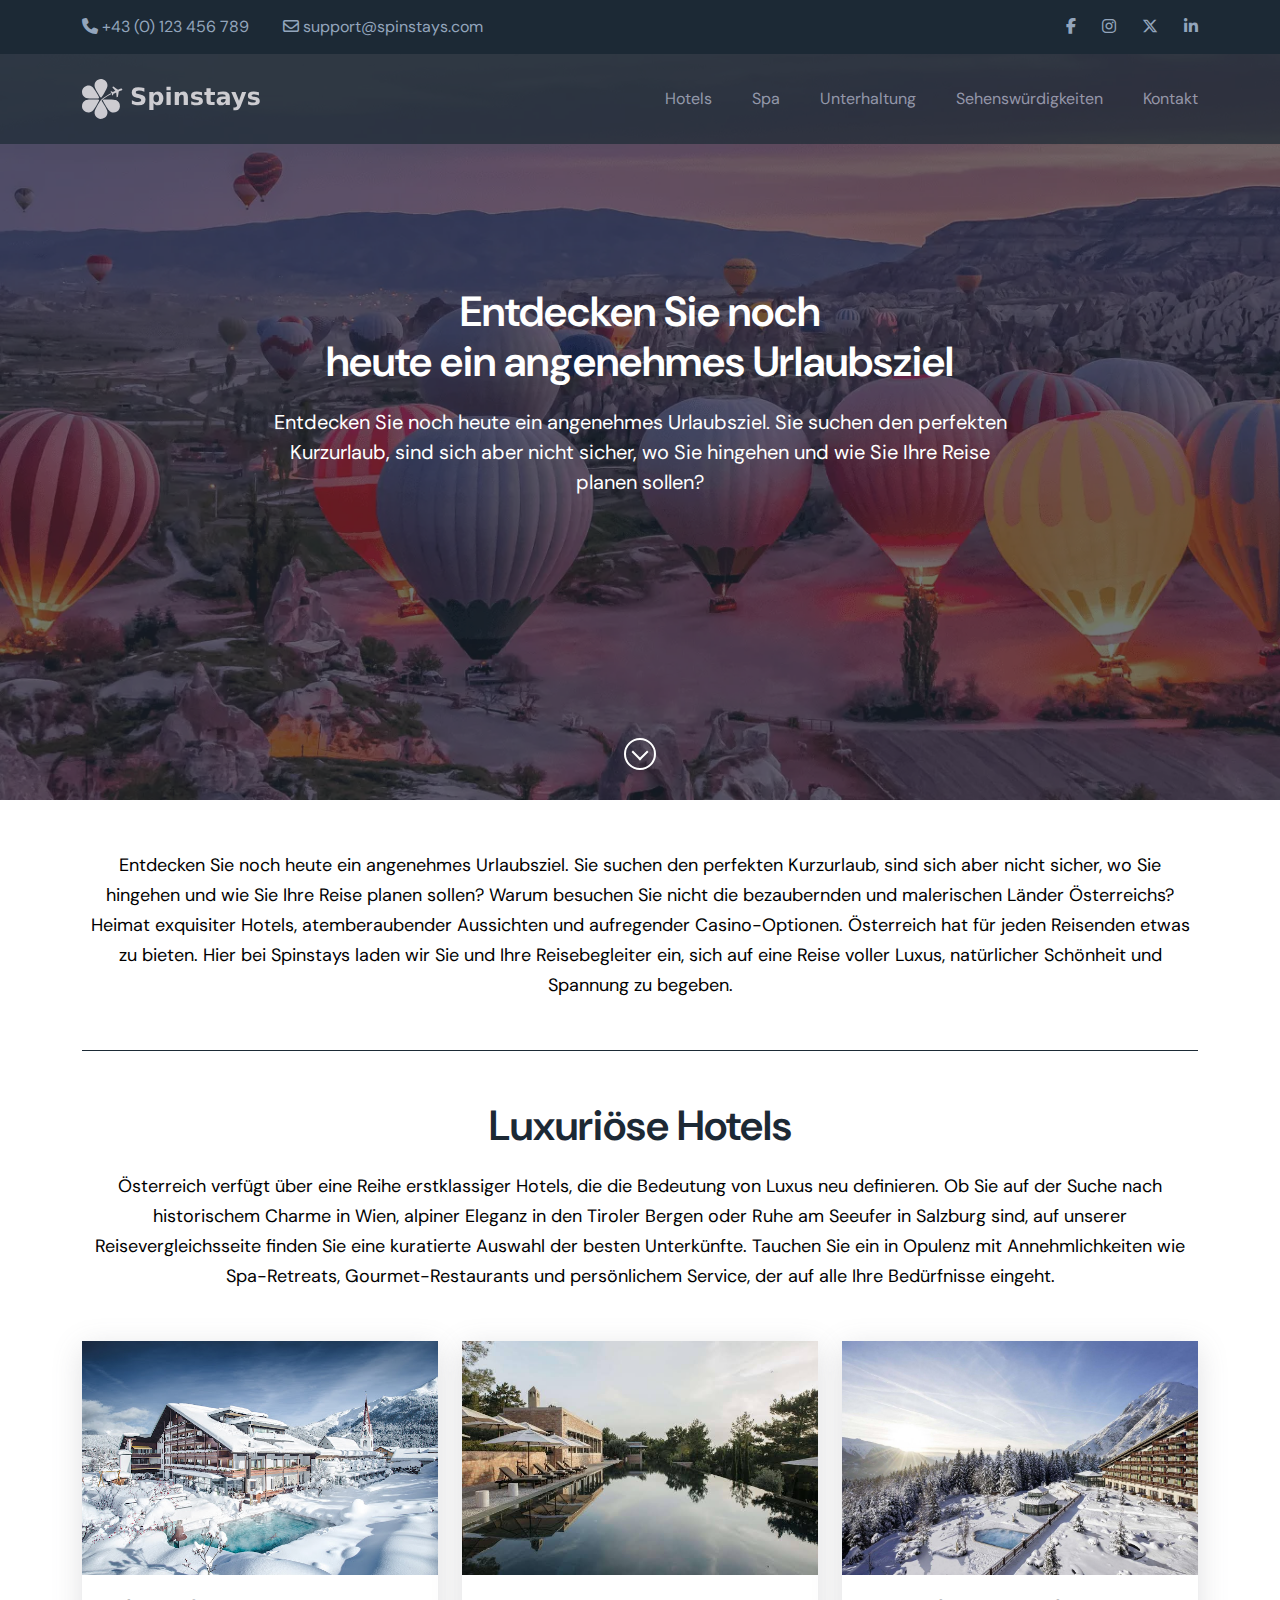
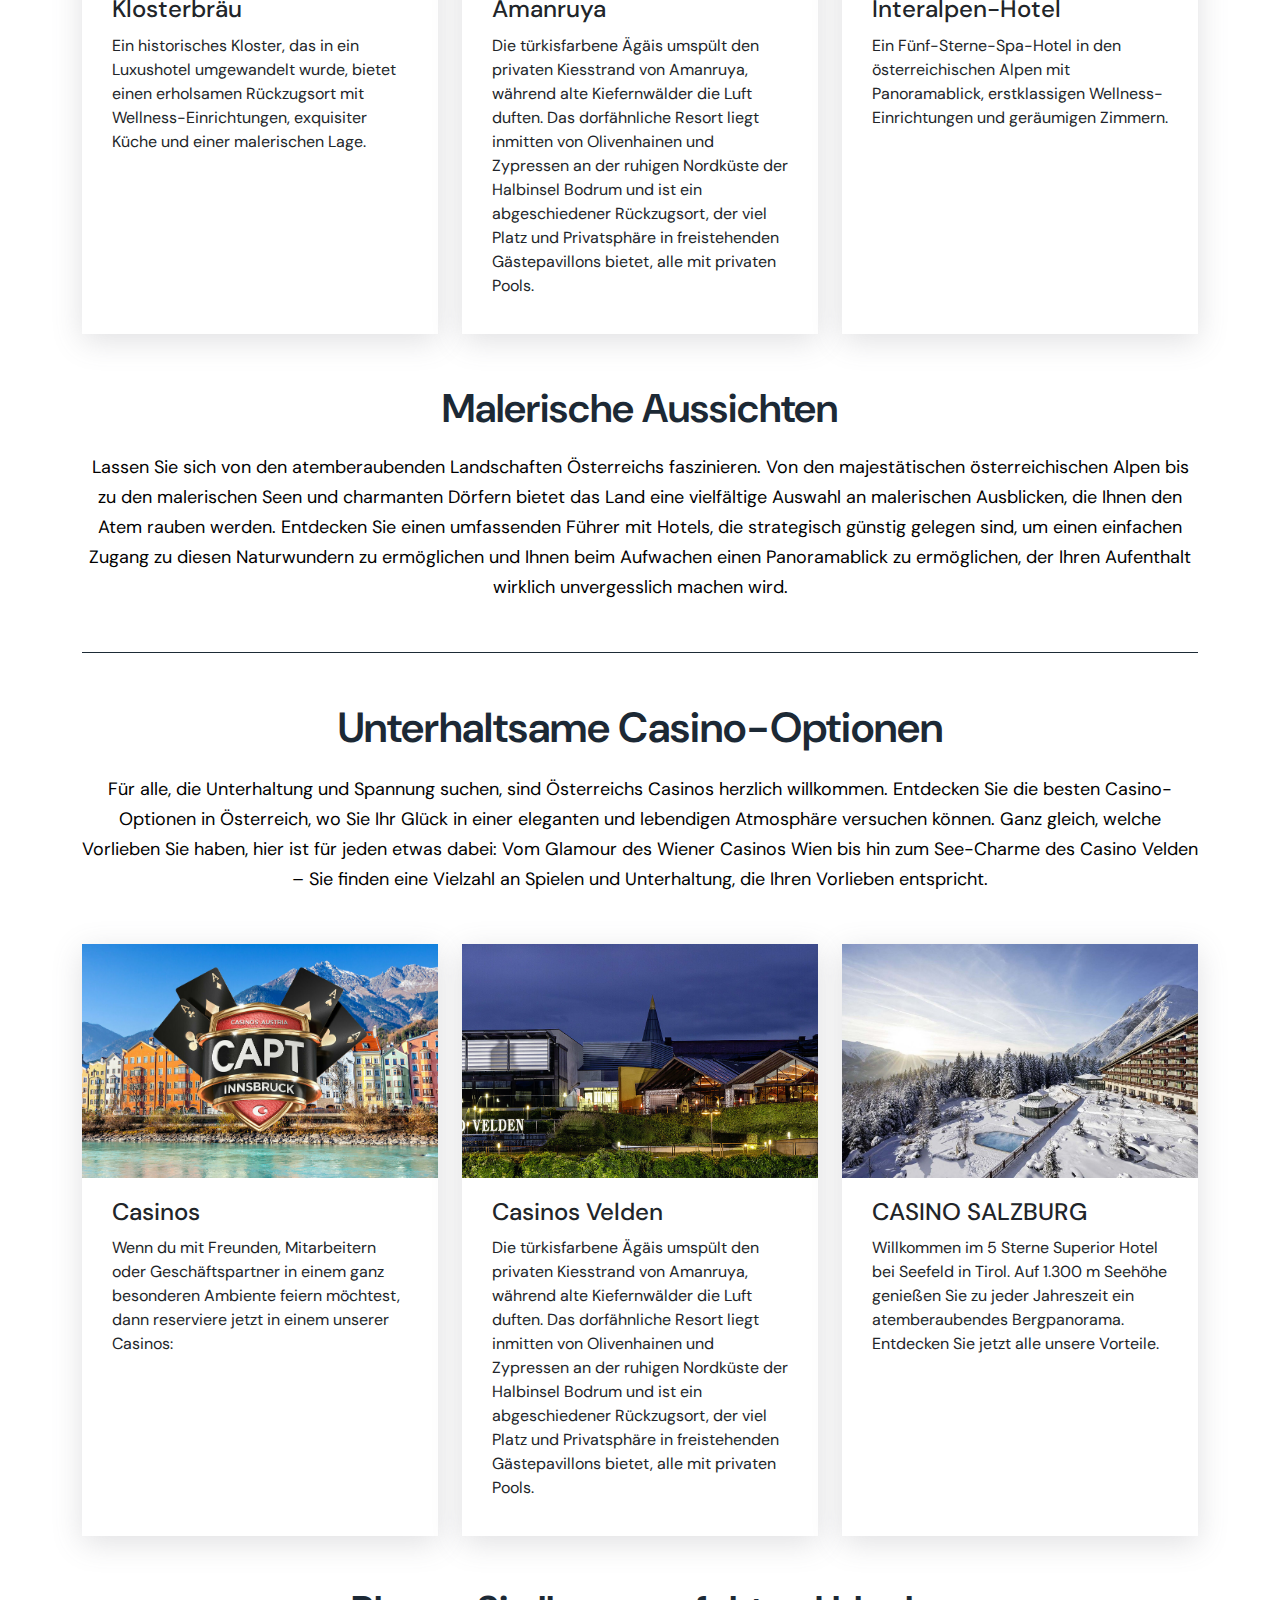
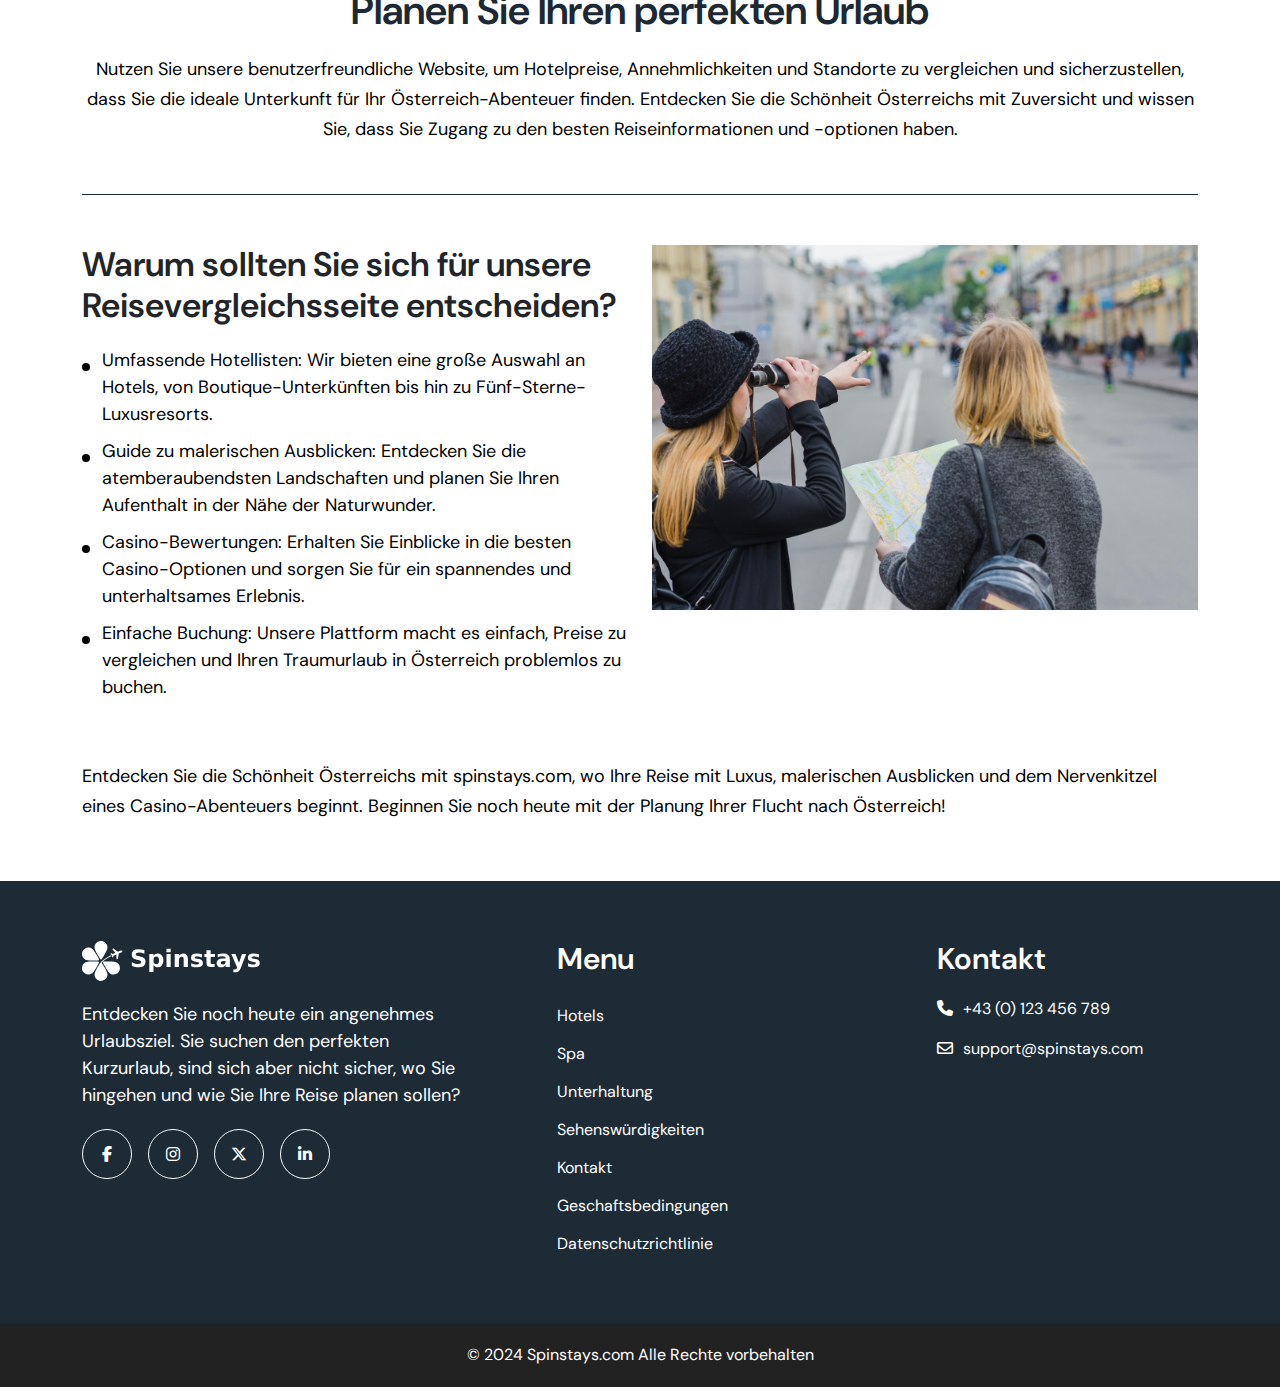
<file: index.html>
<!DOCTYPE html>
<html lang="en">

<head>
    <title>Spinstays</title>
    <meta charset="utf-8">
    <meta name="viewport" content="width=device-width, initial-scale=1">
    <link rel="shortcut icon" href="img/fav.png" type="image/x-icon">
    <link href="css/bootstrap.min.css" rel="stylesheet">
    <link rel="stylesheet" href="css/style.css">
    <link rel="stylesheet" href="css/responsive.css">
    <link rel="stylesheet" href="https://cdnjs.cloudflare.com/ajax/libs/font-awesome/6.5.1/css/all.min.css">

</head>

<body>
    <!-- HTML CODE -->
    <!-- Header section -->
    <header class="header">
        <!-- top header -->
        <div class="traveltour-top-bar">
            <div class="container">
                <div class="top-header-inner">
                    <div class="top-bar-left">
                        <a href="tel:43(0)123456789"><i class="fa-solid fa-phone"></i> +43 (0) 123 456 789 </a>
                        <a href="mailto:support@spinstays.com"><i class="fa-regular fa-envelope"></i>
                            support@spinstays.com
                        </a>
                    </div>
                    <div class="top-bar-right">
                        <a href="#"><i class="fa-brands fa-facebook-f"></i></a>
                        <a href="#"><i class="fa-brands fa-instagram"></i></a>
                        <a href="#"><i class="fa-brands fa-x-twitter"></i></a>
                        <a href="#"><i class="fa-brands fa-linkedin-in"></i></a>
                    </div>
                </div>
            </div>
        </div>
        <!-- top header -->
        <!-- main header -->
        <div class="navigation page-header">
            <div class="container">
                <div class="navigation-inner">
                    <div class="d-flex justify-content-between align-items-center">
                        <div class="logo">
                            <a href="index.html">
                                <img src="img/logo.png" alt="logo">
                            </a>
                        </div>
                        <div class="sidenavs" id="mySidenavs">
                            <span class="closebtn" onclick="closeNav()"><i class="fa-solid fa-xmark"></i></span>
                            <ul>
                                <li><a href="hotels.html" class="">Hotels </a></li>
                                <li><a href="spa.html">Spa </a></li>
                                <li><a href="unterhaltung.html">Unterhaltung </a></li>
                                <li><a href="sehenswurdigkeiten.html">Sehenswürdigkeiten </a></li>
                                <li><a href="kontakt.html">Kontakt </a></li>
                            </ul>
                        </div>
                        <div class="toggle-bar">
                            <span class="toggle_menu" onclick="openNav()"><i class="fa fa-bars"></i></span>
                        </div>
                    </div>
                </div>
            </div>
        </div>
        <!-- main header -->
    </header>
    <!-- Header section -->

    <!-- Banner section -->
    <div class="hero-section">
        <div class="container">
            <div class="hero-inner">
                <h1>Entdecken Sie noch <br> heute ein angenehmes Urlaubsziel</h1>
                <p>Entdecken Sie noch heute ein angenehmes Urlaubsziel. Sie suchen den perfekten Kurzurlaub, sind sich
                    aber nicht sicher, wo Sie hingehen und wie Sie Ihre Reise planen sollen?</p>

            </div>
        </div>
        <span class="scroll-down"></span>

    </div>
    <!-- Banner section -->


    <!--  -->
    <section class="picturesque billboard">
        <div class="container">
            <div class="picturesque-text">
                <p>Entdecken Sie noch heute ein angenehmes Urlaubsziel. Sie suchen den perfekten Kurzurlaub, sind sich
                    aber nicht sicher, wo Sie hingehen und wie Sie Ihre Reise planen sollen? Warum besuchen Sie nicht
                    die bezaubernden und malerischen Länder Österreichs? Heimat exquisiter Hotels, atemberaubender
                    Aussichten und aufregender Casino-Optionen. Österreich hat für jeden Reisenden etwas zu bieten. Hier
                    bei Spinstays laden wir Sie und Ihre Reisebegleiter ein, sich auf eine Reise voller Luxus,
                    natürlicher Schönheit und Spannung zu begeben.
                </p>
            </div>
        </div>
    </section>
    <!--  -->
    <!--  -->
    <section class="luxurious">
        <div class="container">
            <div class="luxurious-hotels">
                <h3>Luxuriöse Hotels</h3>
                <p>Österreich verfügt über eine Reihe erstklassiger Hotels, die die Bedeutung von Luxus neu definieren.
                    Ob Sie auf der Suche nach historischem Charme in Wien, alpiner Eleganz in den Tiroler Bergen oder
                    Ruhe am Seeufer in Salzburg sind, auf unserer Reisevergleichsseite finden Sie eine kuratierte
                    Auswahl der besten Unterkünfte. Tauchen Sie ein in Opulenz mit Annehmlichkeiten wie Spa-Retreats,
                    Gourmet-Restaurants und persönlichem Service, der auf alle Ihre Bedürfnisse eingeht.
                </p>
            </div>
            <div class="luxurious-cards">
                <div class="row">
                    <div class="col-lg-4">
                        <div class="arrogent">
                            <div class="amanruya">
                                <figure>
                                    <a
                                        href="https://www.klosterbraeu.com/?utm_source=google&utm_medium=organic&utm_ca mpaign=google_mybusiness&utm_term=hotel                    ">
                                        <img src="img/klosterbraeu.jpg" alt=""></a>
                                </figure>
                                <div class="klosterbraeu">
                                    <h3>Klosterbräu</h3>
                                    <p> Ein historisches Kloster, das in ein Luxushotel umgewandelt wurde, bietet einen
                                        erholsamen Rückzugsort mit
                                        Wellness-Einrichtungen, exquisiter Küche und einer malerischen Lage.

                                    </p>

                                </div>
                            </div>
                        </div>
                    </div>
                    <div class="col-lg-4">
                        <div class="arrogent">
                            <div class="amanruya">
                                <figure>
                                    <a href="https://www.aman.com/resorts/amanruya" target="_blank">
                                        <img src="img/Amanruya.jpg" alt="">
                                    </a>
                                </figure>
                                <div class="klosterbraeu">
                                    <h3>Amanruya</h3>
                                    <p>Die türkisfarbene Ägäis umspült den privaten Kiesstrand von Amanruya, während
                                        alte Kiefernwälder die Luft duften. Das dorfähnliche Resort liegt inmitten von
                                        Olivenhainen und Zypressen an der ruhigen Nordküste der Halbinsel Bodrum und ist
                                        ein abgeschiedener Rückzugsort, der viel Platz und Privatsphäre in freistehenden
                                        Gästepavillons bietet, alle mit privaten Pools. </p>
                                </div>
                            </div>
                        </div>
                    </div>
                    <div class="col-lg-4">
                        <div class="arrogent">
                            <div class="amanruya">
                                <figure>
                                    <a href="https://www.interalpen.com/" target="_blank"> <img src="img/interalpen.jpg"
                                            alt="">
                                    </a>
                                </figure>
                                <div class="klosterbraeu">
                                    <h3>Interalpen-Hotel</h3>
                                    <p>Ein Fünf-Sterne-Spa-Hotel in den österreichischen Alpen mit Panoramablick,
                                        erstklassigen Wellness-Einrichtungen und geräumigen Zimmern.
                                    </p>
                                </div>
                            </div>
                        </div>
                    </div>
                </div>
            </div>
        </div>
    </section>
    <!--  -->
    <!--  -->
    <section class="picturesque">
        <div class="container">
            <div class="picturesque-text">
                <h4>Malerische Aussichten</h4>
                <p>Lassen Sie sich von den atemberaubenden Landschaften Österreichs faszinieren. Von den majestätischen
                    österreichischen Alpen bis zu den
                    malerischen Seen und charmanten Dörfern bietet das Land eine vielfältige Auswahl an malerischen
                    Ausblicken, die Ihnen den Atem rauben werden. Entdecken Sie einen umfassenden Führer mit Hotels, die
                    strategisch günstig gelegen sind, um einen einfachen Zugang zu diesen Naturwundern zu ermöglichen
                    und Ihnen beim Aufwachen einen Panoramablick zu ermöglichen, der Ihren Aufenthalt wirklich
                    unvergesslich machen wird. </p>
            </div>
        </div>
    </section>

    <!--  -->
    <section class="luxurious">
        <div class="container">
            <div class="luxurious-hotels">
                <h3>Unterhaltsame Casino-Optionen</h3>
                <p>Für alle, die Unterhaltung und Spannung suchen, sind Österreichs Casinos herzlich willkommen.
                    Entdecken Sie die besten Casino-Optionen in Österreich, wo Sie Ihr Glück in einer eleganten und
                    lebendigen Atmosphäre versuchen können. Ganz gleich, welche Vorlieben Sie haben, hier ist für jeden
                    etwas dabei: Vom Glamour des Wiener Casinos Wien bis hin zum See-Charme des Casino Velden – Sie
                    finden eine Vielzahl an Spielen und Unterhaltung, die Ihren Vorlieben entspricht. </p>
            </div>
            <div class="luxurious-cards">
                <div class="row">
                    <div class="col-lg-4">
                        <div class="arrogent">
                            <div class="amanruya">
                                <figure>
                                    <a href="https://www.casinos.at/casinos/innsbruck">
                                        <img src="img/casinos.jpg" alt=""></a>
                                </figure>
                                <div class="klosterbraeu">
                                    <h3>casinos</h3>
                                    <p>Wenn du mit Freunden, Mitarbeitern oder Geschäftspartner in einem ganz besonderen
                                        Ambiente feiern möchtest, dann reserviere jetzt in einem unserer Casinos:
                                    </p>
                                </div>
                            </div>
                        </div>
                    </div>
                    <div class="col-lg-4">
                        <div class="arrogent">
                            <div class="amanruya">
                                <figure>
                                    <a href="https://www.casinos.at/casinos/velden 
                                    " target="_blank">
                                        <img src="img/casinos-velden.jpeg" alt="">
                                    </a>
                                </figure>
                                <div class="klosterbraeu">
                                    <h3>casinos velden</h3>
                                    <p>Die türkisfarbene Ägäis umspült den privaten Kiesstrand von Amanruya, während
                                        alte Kiefernwälder die Luft duften. Das dorfähnliche Resort liegt inmitten von
                                        Olivenhainen und Zypressen an der ruhigen Nordküste der Halbinsel Bodrum und ist
                                        ein abgeschiedener Rückzugsort, der viel Platz und Privatsphäre in freistehenden
                                        Gästepavillons bietet, alle mit privaten Pools.</p>
                                </div>
                            </div>
                        </div>
                    </div>
                    <div class="col-lg-4">
                        <div class="arrogent">
                            <div class="amanruya">
                                <figure>
                                    <a href="https://www.casinos.at/casinos/salzburg" target="_blank"> <img
                                            src="img/interalpen.jpg" alt="">
                                    </a>
                                </figure>
                                <div class="klosterbraeu">
                                    <h3>CASINO SALZBURG
                                    </h3>
                                    <p>Willkommen im 5 Sterne Superior Hotel bei Seefeld in Tirol. Auf 1.300 m Seehöhe
                                        genießen Sie zu jeder Jahreszeit ein atemberaubendes Bergpanorama. Entdecken Sie
                                        jetzt alle unsere Vorteile.</p>
                                </div>
                            </div>
                        </div>
                    </div>
                </div>
            </div>
        </div>
    </section>


    <section class="picturesque">
        <div class="container">
            <div class="picturesque-text">
                <h4>Planen Sie Ihren perfekten Urlaub</h4>
                <p>Nutzen Sie unsere benutzerfreundliche Website, um Hotelpreise, Annehmlichkeiten und Standorte zu
                    vergleichen und sicherzustellen, dass Sie die ideale Unterkunft für Ihr Österreich-Abenteuer finden.
                    Entdecken Sie die Schönheit Österreichs mit Zuversicht und wissen Sie, dass Sie Zugang zu den besten
                    Reiseinformationen und -optionen haben.
                </p>
            </div>
        </div>
    </section>
    <!--  -->

    <section class="planen-box">
        <div class="container">
            <div class="planen-box-inner">
                <div class="row">
                    <div class="col-lg-6">
                        <div class="planen-text-box">
                            <h3>Warum sollten Sie sich für unsere Reisevergleichsseite entscheiden?
                            </h3>
                            <ul>
                                <li>Umfassende Hotellisten: Wir bieten eine große Auswahl an Hotels, von
                                    Boutique-Unterkünften bis hin zu Fünf-Sterne-Luxusresorts.
                                </li>
                                <li>Guide zu malerischen Ausblicken: Entdecken Sie die atemberaubendsten Landschaften
                                    und planen Sie Ihren Aufenthalt in der Nähe der Naturwunder.</li>
                                <li>Casino-Bewertungen: Erhalten Sie Einblicke in die besten Casino-Optionen und sorgen
                                    Sie für ein spannendes und unterhaltsames Erlebnis.
                                </li>
                                <li> Einfache Buchung: Unsere Plattform macht es einfach, Preise zu vergleichen und
                                    Ihren Traumurlaub in Österreich problemlos zu buchen.
                                </li>
                            </ul>
                        </div>
                    </div>
                    <div class="col-lg-6">
                        <div class="planen-img">
                            <figure>
                                <img src="img/travel-comparison.jpg" alt="">
                            </figure>
                        </div>
                    </div>
                </div>
            </div>
        </div>
    </section>


    <section class="discover">
        <div class="container">
            <div class="discover-box">
                <p>Entdecken Sie die Schönheit Österreichs mit spinstays.com, wo Ihre Reise mit Luxus, malerischen
                    Ausblicken und dem Nervenkitzel eines Casino-Abenteuers beginnt. Beginnen Sie noch heute mit der
                    Planung Ihrer Flucht nach Österreich!
                </p>
            </div>
        </div>
    </section>
    <!-- -->

    <footer class="footer">
        <div class="container">
            <div class="footer-inner">
                <div class="row">
                    <div class="col-lg-5">
                        <div class="footer-logo">
                            <figure>
                                <a href="index.html">
                                    <img src="img/logo.png" alt="">
                                </a>
                            </figure>
                            <div class="heute">
                                <p>Entdecken Sie noch heute ein angenehmes Urlaubsziel. Sie suchen den perfekten
                                    Kurzurlaub, sind sich aber nicht sicher, wo Sie hingehen und wie Sie Ihre Reise
                                    planen sollen? </p>

                            </div>
                            <div class="top-bar-soc">
                                <a href=""><i class="fa-brands fa-facebook-f"></i></a>
                                <a href=""><i class="fa-brands fa-instagram"></i></a>
                                <a href=""><i class="fa-brands fa-x-twitter"></i></a>
                                <a href=""><i class="fa-brands fa-linkedin-in"></i></a>

                            </div>
                        </div>
                    </div>
                    <div class="col-lg-4">
                        <div class="menu-footer">
                            <h3>menu</h3>
                            <ul>
                                <li><a href="hotels.html" class="">Hotels </a></li>
                                <li><a href="spa.html">Spa </a></li>
                                <li><a href="unterhaltung.html">Unterhaltung </a></li>
                                <li><a href="sehenswurdigkeiten.html">Sehenswürdigkeiten </a></li>
                                <li><a href="kontakt.html">Kontakt </a></li>
                                <li><a href="geschaftsbedingungen.html">Geschaftsbedingungen </a></li>
                                <li><a href="datenschutzrichtlinie.html">Datenschutzrichtlinie </a></li>
                            </ul>
                        </div>
                    </div>
                    <div class="col-lg-3">
                        <div class="menu-footer">
                            <h3>Kontakt</h3>
                            <div class="jealousy">
                                <a href="tel:43(0)123456789"><i class="fa-solid fa-phone"></i> +43 (0) 123 456 789 </a>
                                <a href="mailto:support@spinstays.com"><i class="fa-regular fa-envelope"></i>
                                    support@spinstays.com
                                </a>
                            </div>
                        </div>
                    </div>
                </div>
            </div>
        </div>
        <div class="footer-bottom">
            <div class="container">
                <p>© 2024 Spinstays.com Alle Rechte vorbehalten</p>
            </div>
        </div>

    </footer>

    <!-- HTML CODE -->
    <!-- JS FILE -->
    <script src="js/jquery.min.js"></script>
    <script src="js/bootstrap.bundle.min.js"></script>
    <script src="js/custom.js"></script>
    <script>
        const header = document.querySelector(".page-header");
        const toggleClass = "is-sticky";

        window.addEventListener("scroll", () => {
            const currentScroll = window.pageYOffset;
            if (currentScroll > 50) {
                header.classList.add(toggleClass);
            } else {
                header.classList.remove(toggleClass);
            }
        });
    </script>
    <script>
        $(function () {
            $('.scroll-down').click(function () {
                $('html, body').animate({ scrollTop: $('.billboard').offset().top }, 'slow');
                return false;
            });
        });
    </script>
</body>

</html>
</file>
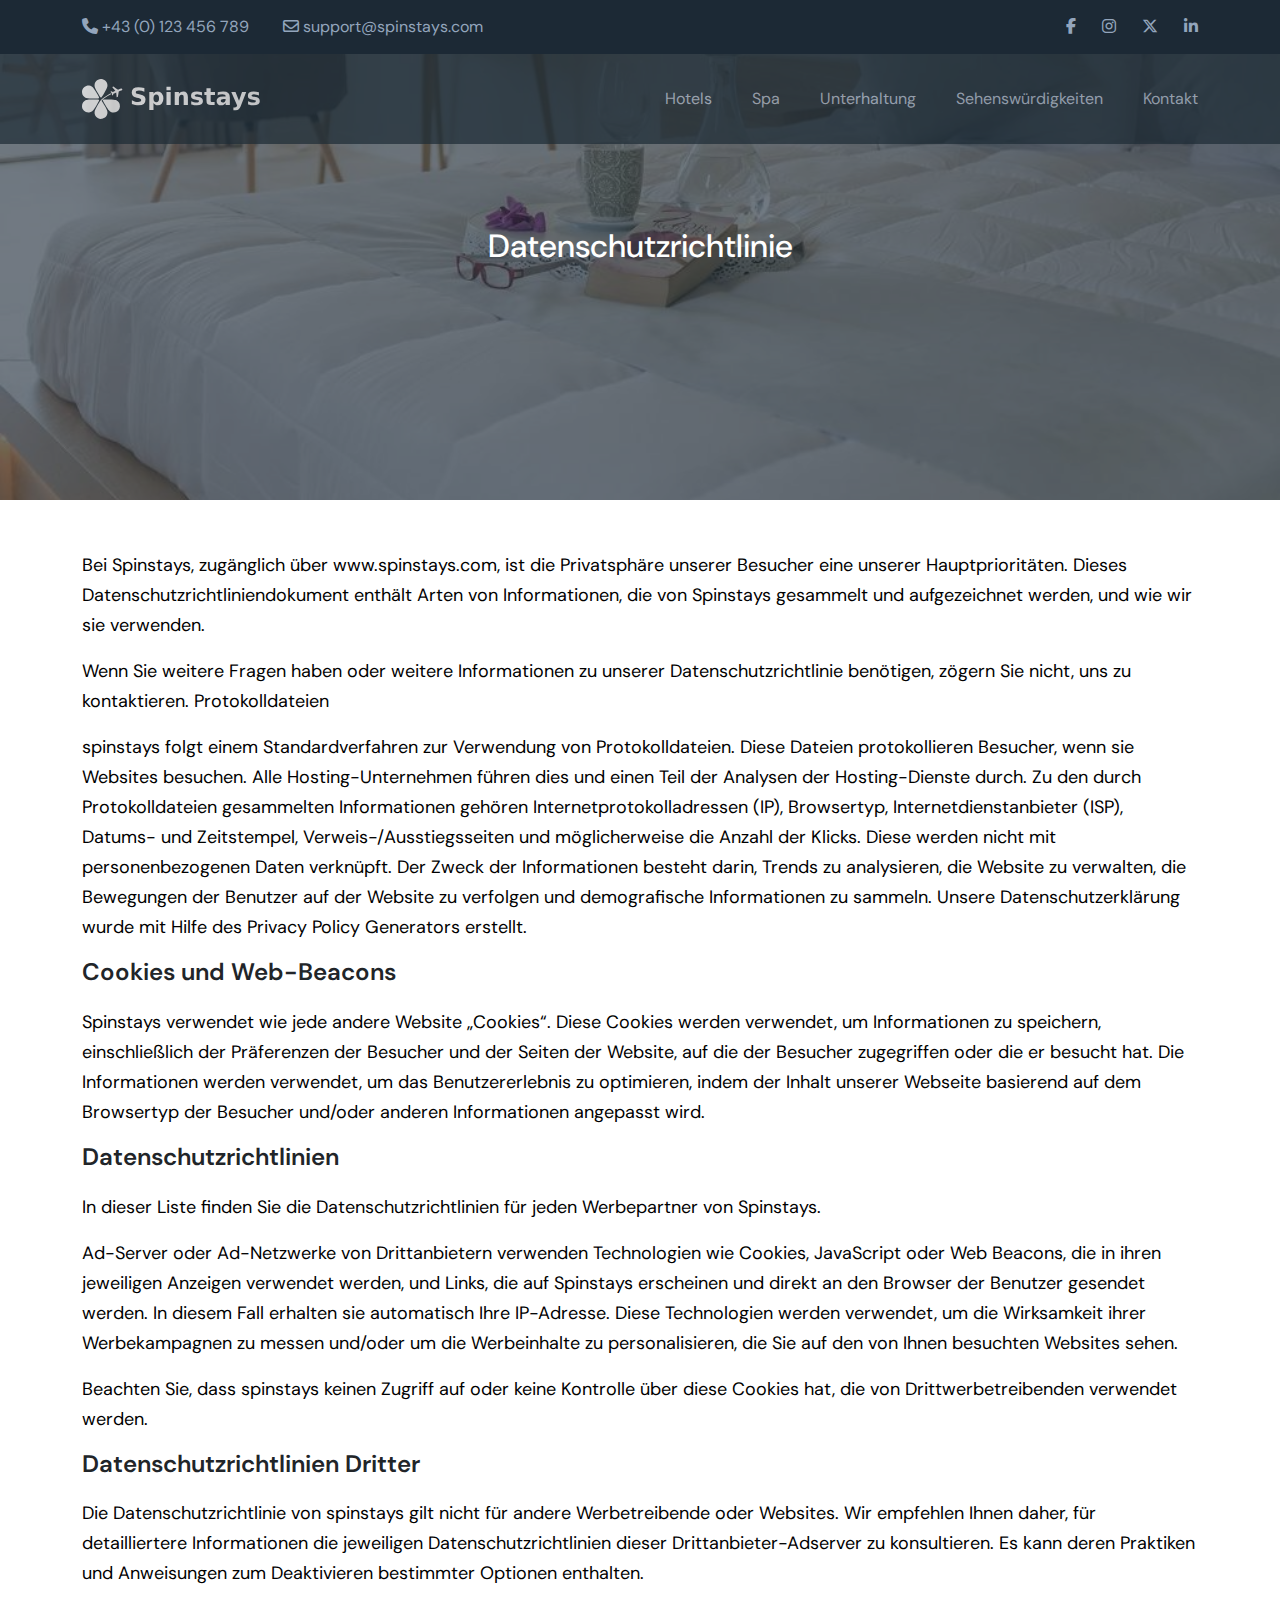
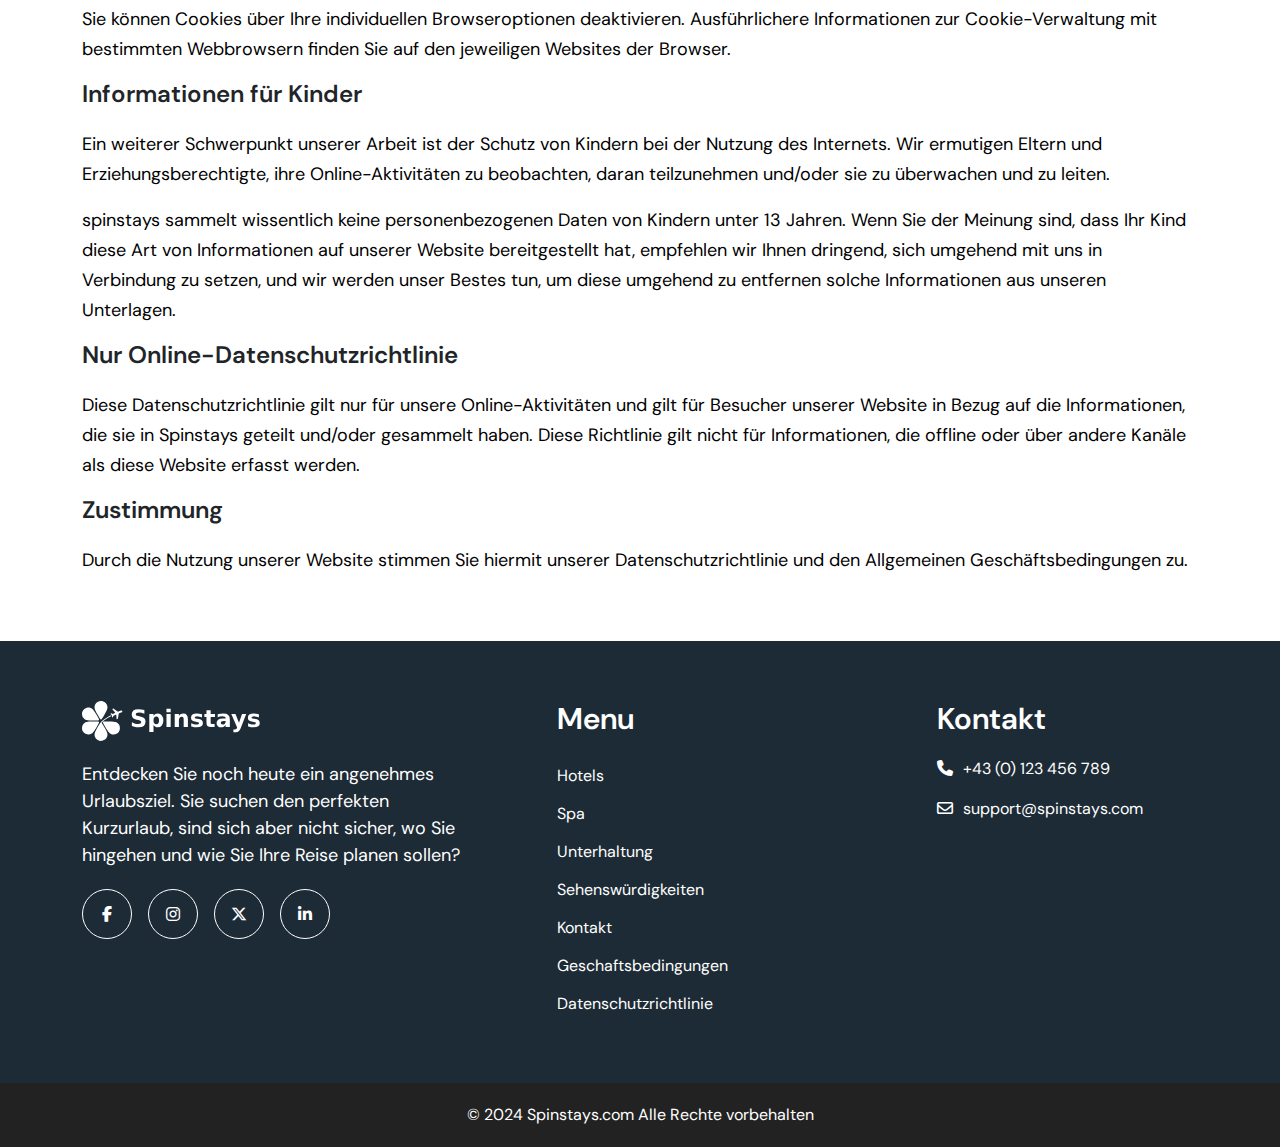
<file: datenschutzrichtlinie.html>
<!DOCTYPE html>
<html lang="en">

<head>
    <title>Datenschutzrichtlinie</title>
    <meta charset="utf-8">
    <meta name="viewport" content="width=device-width, initial-scale=1">
    <link href="css/bootstrap.min.css" rel="stylesheet">
    <link rel="shortcut icon" href="img/fav.png" type="image/x-icon">
    <link rel="stylesheet" href="css/style.css">
    <link rel="stylesheet" href="css/responsive.css">
    <link rel="stylesheet" href="https://cdnjs.cloudflare.com/ajax/libs/font-awesome/6.5.1/css/all.min.css">

</head>

<body>
    <!-- HTML CODE -->
    <!-- Header section -->
    <header class="header">
        <!-- top header -->
        <div class="traveltour-top-bar">
            <div class="container">
                <div class="top-header-inner">
                    <div class="top-bar-left">
                        <a href="tel:43(0)123456789"><i class="fa-solid fa-phone"></i> +43 (0) 123 456 789 </a>
                        <a href="mailto:support@spinstays.com"><i class="fa-regular fa-envelope"></i>
                            support@spinstays.com
                        </a>
                    </div>
                    <div class="top-bar-right">
                        <a href="#"><i class="fa-brands fa-facebook-f"></i></a>
                        <a href="#"><i class="fa-brands fa-instagram"></i></a>
                        <a href="#"><i class="fa-brands fa-x-twitter"></i></a>
                        <a href="#"><i class="fa-brands fa-linkedin-in"></i></a>
                    </div>
                </div>
            </div>
        </div>
        <!-- top header -->
        <!-- main header -->
        <div class="navigation page-header">
            <div class="container">
                <div class="navigation-inner">
                    <div class="d-flex justify-content-between align-items-center">
                        <div class="logo">
                            <a href="index.html">
                                <img src="img/logo.png" alt="logo">
                            </a>
                        </div>
                        <div class="sidenavs" id="mySidenavs">
                            <span class="closebtn" onclick="closeNav()"><i class="fa-solid fa-xmark"></i></span>
                            <ul>
                                <li><a href="hotels.html" class="">Hotels </a></li>
                                <li><a href="spa.html">Spa </a></li>
                                <li><a href="unterhaltung.html">Unterhaltung </a></li>
                                <li><a href="sehenswurdigkeiten.html">Sehenswürdigkeiten </a></li>
                                <li><a href="kontakt.html">Kontakt </a></li>
                            </ul>
                        </div>
                        <div class="toggle-bar">
                            <span class="toggle_menu" onclick="openNav()"><i class="fa fa-bars"></i></span>
                        </div>
                    </div>
                </div>
            </div>
        </div>
        <!-- main header -->
    </header>
    <!-- Header section -->

    <!-- Banner section -->
    <div class="hero-section privacy">
        <div class="container">
            <div class="hero-inner">
                <h2>Datenschutzrichtlinie</h2>
            </div>
        </div>
    </div>
    <!-- Banner section -->

    <section class="privacy-wrapper">
        <div class="container">
            <div class="privacy-inner">
                <p>Bei Spinstays, zugänglich über www.spinstays.com, ist die Privatsphäre unserer Besucher eine unserer
                    Hauptprioritäten. Dieses Datenschutzrichtliniendokument enthält Arten von Informationen, die von
                    Spinstays gesammelt und aufgezeichnet werden, und wie wir sie verwenden. </p>
                <p>Wenn Sie weitere Fragen haben oder weitere Informationen zu unserer Datenschutzrichtlinie benötigen,
                    zögern Sie nicht, uns zu kontaktieren.
                    Protokolldateien
                </p>
                <p>spinstays folgt einem Standardverfahren zur Verwendung von Protokolldateien. Diese Dateien
                    protokollieren Besucher, wenn sie Websites besuchen. Alle Hosting-Unternehmen führen dies und einen
                    Teil der Analysen der Hosting-Dienste durch. Zu den durch Protokolldateien gesammelten Informationen
                    gehören Internetprotokolladressen (IP), Browsertyp, Internetdienstanbieter (ISP), Datums- und
                    Zeitstempel, Verweis-/Ausstiegsseiten und möglicherweise die Anzahl der Klicks. Diese werden nicht
                    mit personenbezogenen Daten verknüpft. Der Zweck der Informationen besteht darin, Trends zu
                    analysieren, die Website zu verwalten, die Bewegungen der Benutzer auf der Website zu verfolgen und
                    demografische Informationen zu sammeln. Unsere Datenschutzerklärung wurde mit Hilfe des Privacy
                    Policy Generators erstellt. </p>
                <h5>Cookies und Web-Beacons
                </h5>
                <p>Spinstays verwendet wie jede andere Website „Cookies“. Diese Cookies werden verwendet, um
                    Informationen zu speichern, einschließlich der Präferenzen der Besucher und der Seiten der Website,
                    auf die der Besucher zugegriffen oder die er besucht hat. Die Informationen werden verwendet, um das
                    Benutzererlebnis zu optimieren, indem der Inhalt unserer Webseite basierend auf dem Browsertyp der
                    Besucher und/oder anderen Informationen angepasst wird.
                </p>
                <h5>Datenschutzrichtlinien
                </h5>
                <p>In dieser Liste finden Sie die Datenschutzrichtlinien für jeden Werbepartner von Spinstays.
                </p>
                <p>Ad-Server oder Ad-Netzwerke von Drittanbietern verwenden Technologien wie Cookies, JavaScript oder
                    Web Beacons, die in ihren jeweiligen Anzeigen verwendet werden, und Links, die auf Spinstays
                    erscheinen und direkt an den Browser der
                    Benutzer gesendet werden. In diesem Fall erhalten sie automatisch Ihre IP-Adresse. Diese
                    Technologien werden verwendet, um die Wirksamkeit ihrer Werbekampagnen zu messen und/oder um die
                    Werbeinhalte zu personalisieren, die Sie auf den von Ihnen besuchten Websites sehen.
                </p>
                <p>Beachten Sie, dass spinstays keinen Zugriff auf oder keine Kontrolle über diese Cookies hat, die von
                    Drittwerbetreibenden verwendet werden.
                </p>
                <h5>Datenschutzrichtlinien Dritter
                </h5>
                <p>Die Datenschutzrichtlinie von spinstays gilt nicht für andere Werbetreibende oder Websites. Wir
                    empfehlen Ihnen daher, für detailliertere Informationen die jeweiligen Datenschutzrichtlinien dieser
                    Drittanbieter-Adserver zu konsultieren. Es kann deren Praktiken und Anweisungen zum Deaktivieren
                    bestimmter Optionen enthalten.
                </p>
                <p>Sie können Cookies über Ihre individuellen Browseroptionen deaktivieren. Ausführlichere Informationen
                    zur Cookie-Verwaltung mit bestimmten Webbrowsern finden Sie auf den jeweiligen Websites der Browser.
                </p>
                <h5>Informationen für Kinder
                </h5>
                <p>Ein weiterer Schwerpunkt unserer Arbeit ist der Schutz von Kindern bei der Nutzung des Internets. Wir
                    ermutigen Eltern und Erziehungsberechtigte, ihre Online-Aktivitäten zu beobachten, daran
                    teilzunehmen und/oder sie zu überwachen und zu leiten.</p>
                <p>spinstays sammelt wissentlich keine personenbezogenen Daten von Kindern unter 13 Jahren. Wenn Sie der
                    Meinung sind, dass Ihr Kind diese Art von Informationen auf unserer Website bereitgestellt hat,
                    empfehlen wir Ihnen dringend, sich umgehend mit
                    uns in Verbindung zu setzen, und wir werden unser Bestes tun, um diese umgehend zu entfernen solche
                    Informationen aus unseren Unterlagen.
                </p>
                <h5>Nur Online-Datenschutzrichtlinie
                </h5>
                <p>Diese Datenschutzrichtlinie gilt nur für unsere Online-Aktivitäten und gilt für Besucher unserer
                    Website in Bezug auf die Informationen, die sie in Spinstays geteilt und/oder gesammelt haben. Diese
                    Richtlinie gilt nicht für Informationen, die offline oder über andere Kanäle als diese Website
                    erfasst werden.
                </p>
                <h5>Zustimmung </h5>
                <p>Durch die Nutzung unserer Website stimmen Sie hiermit unserer Datenschutzrichtlinie und den
                    Allgemeinen Geschäftsbedingungen zu.
                </p>
            </div>
        </div>
    </section>
    <footer class="footer">
        <div class="container">
            <div class="footer-inner">
                <div class="row">
                    <div class="col-lg-5">
                        <div class="footer-logo">
                            <figure>
                                <a href="index.html">
                                    <img src="img/logo.png" alt="">
                                </a>
                            </figure>
                            <div class="heute">
                                <p>Entdecken Sie noch heute ein angenehmes Urlaubsziel. Sie suchen den perfekten
                                    Kurzurlaub, sind sich aber nicht sicher, wo Sie hingehen und wie Sie Ihre Reise
                                    planen sollen? </p>
                            </div>
                            <div class="top-bar-soc">
                                <a href=""><i class="fa-brands fa-facebook-f"></i></a>
                                <a href=""><i class="fa-brands fa-instagram"></i></a>
                                <a href=""><i class="fa-brands fa-x-twitter"></i></a>
                                <a href=""><i class="fa-brands fa-linkedin-in"></i></a>

                            </div>
                        </div>
                    </div>
                    <div class="col-lg-4">
                        <div class="menu-footer">
                            <h3>menu</h3>
                            <ul>
                                <li><a href="hotels.html" class="">Hotels </a></li>
                                <li><a href="spa.html">Spa </a></li>
                                <li><a href="unterhaltung.html">Unterhaltung </a></li>
                                <li><a href="sehenswurdigkeiten.html">Sehenswürdigkeiten </a></li>
                                <li><a href="kontakt.html">Kontakt </a></li>
                                <li><a href="geschaftsbedingungen.html">Geschaftsbedingungen </a></li>
                                <li><a href="datenschutzrichtlinie.html">Datenschutzrichtlinie </a></li>
                            </ul>
                        </div>
                    </div>
                    <div class="col-lg-3">
                        <div class="menu-footer">
                            <h3>Kontakt</h3>
                            <div class="jealousy">
                                <a href="tel:43(0)123456789"><i class="fa-solid fa-phone"></i> +43 (0) 123 456 789 </a>
                                <a href="mailto:support@spinstays.com"><i class="fa-regular fa-envelope"></i>
                                    support@spinstays.com
                                </a>
                            </div>
                        </div>
                    </div>
                </div>
            </div>
        </div>
        <div class="footer-bottom">
            <div class="container">
                <p>© 2024 Spinstays.com Alle Rechte vorbehalten</p>
            </div>
        </div>
    </footer>





    <!-- HTML CODE -->
    <!-- JS FILE -->
    <script src="js/jquery.min.js"></script>
    <script src="js/bootstrap.bundle.min.js"></script>
    <script src="js/custom.js"></script>
    <script>
        const header = document.querySelector(".page-header");
        const toggleClass = "is-sticky";

        window.addEventListener("scroll", () => {
            const currentScroll = window.pageYOffset;
            if (currentScroll > 50) {
                header.classList.add(toggleClass);
            } else {
                header.classList.remove(toggleClass);
            }
        });
    </script>
</body>

</html>
</file>
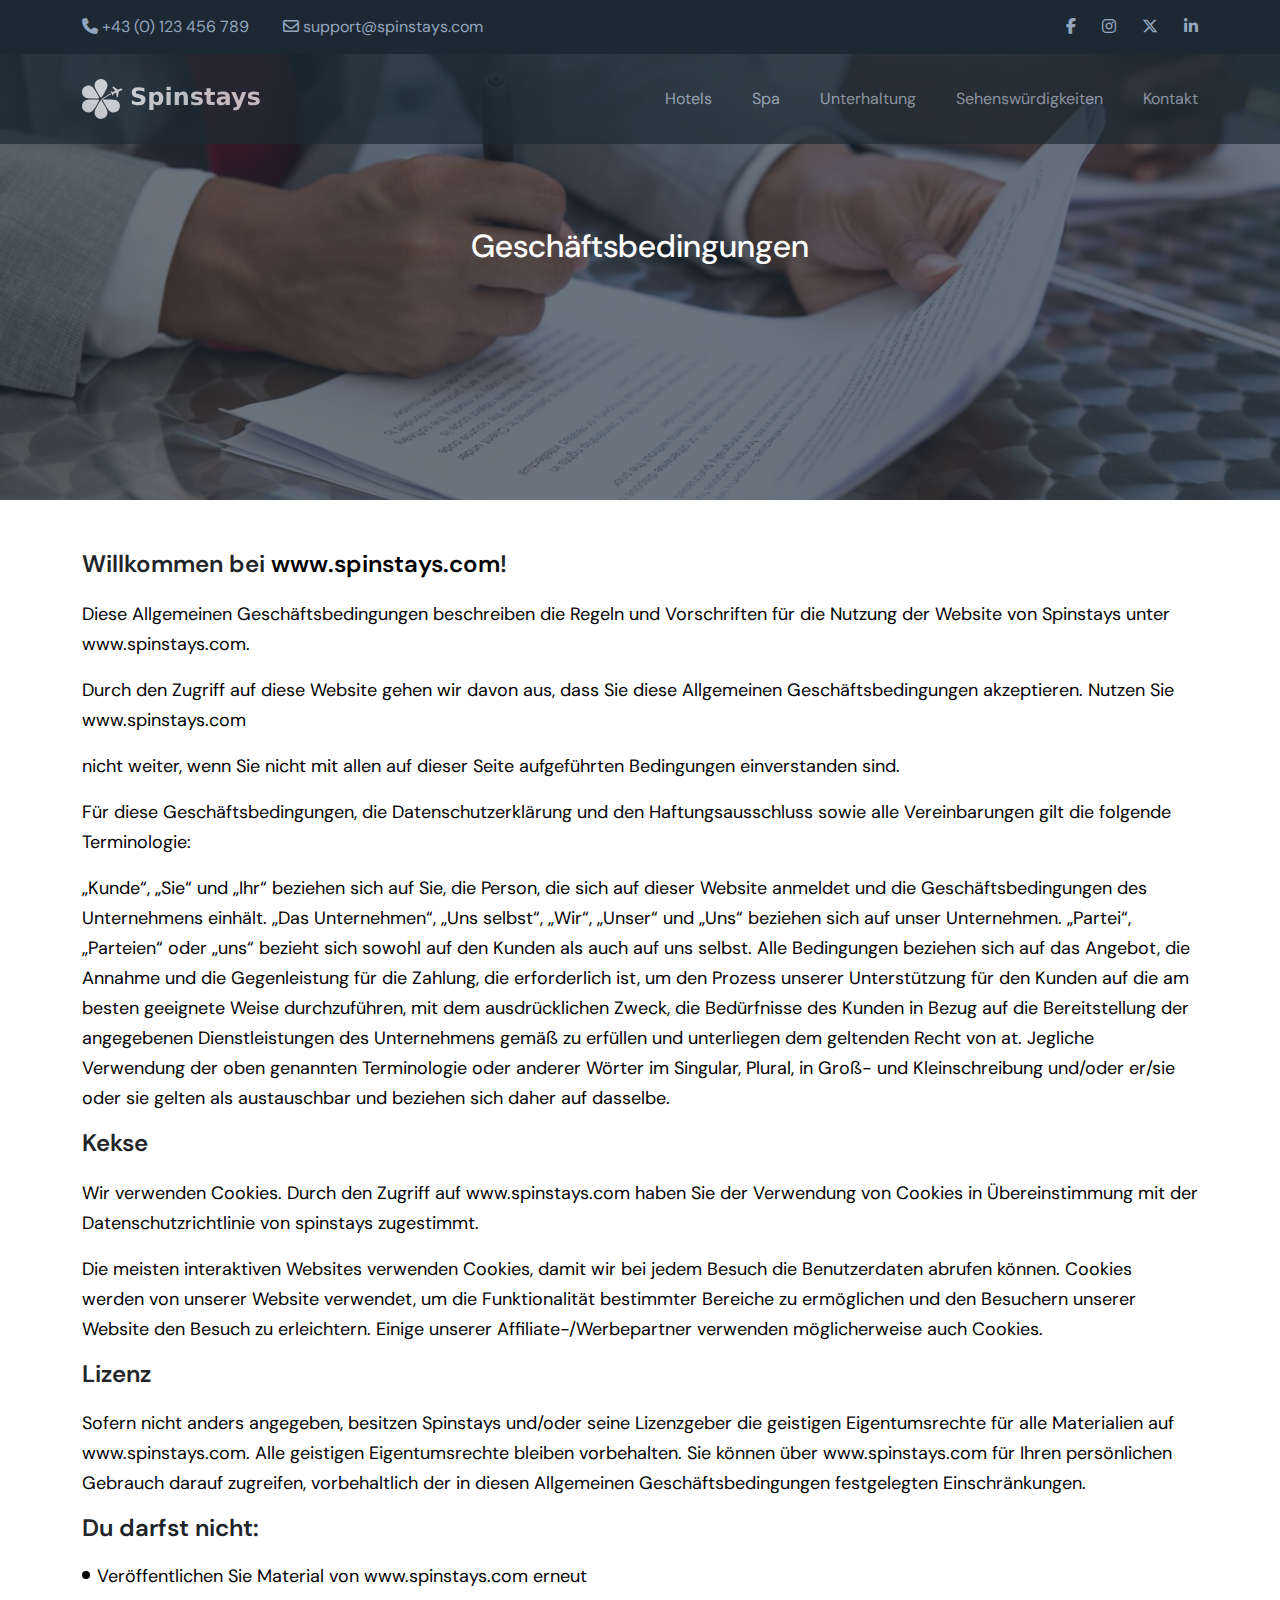
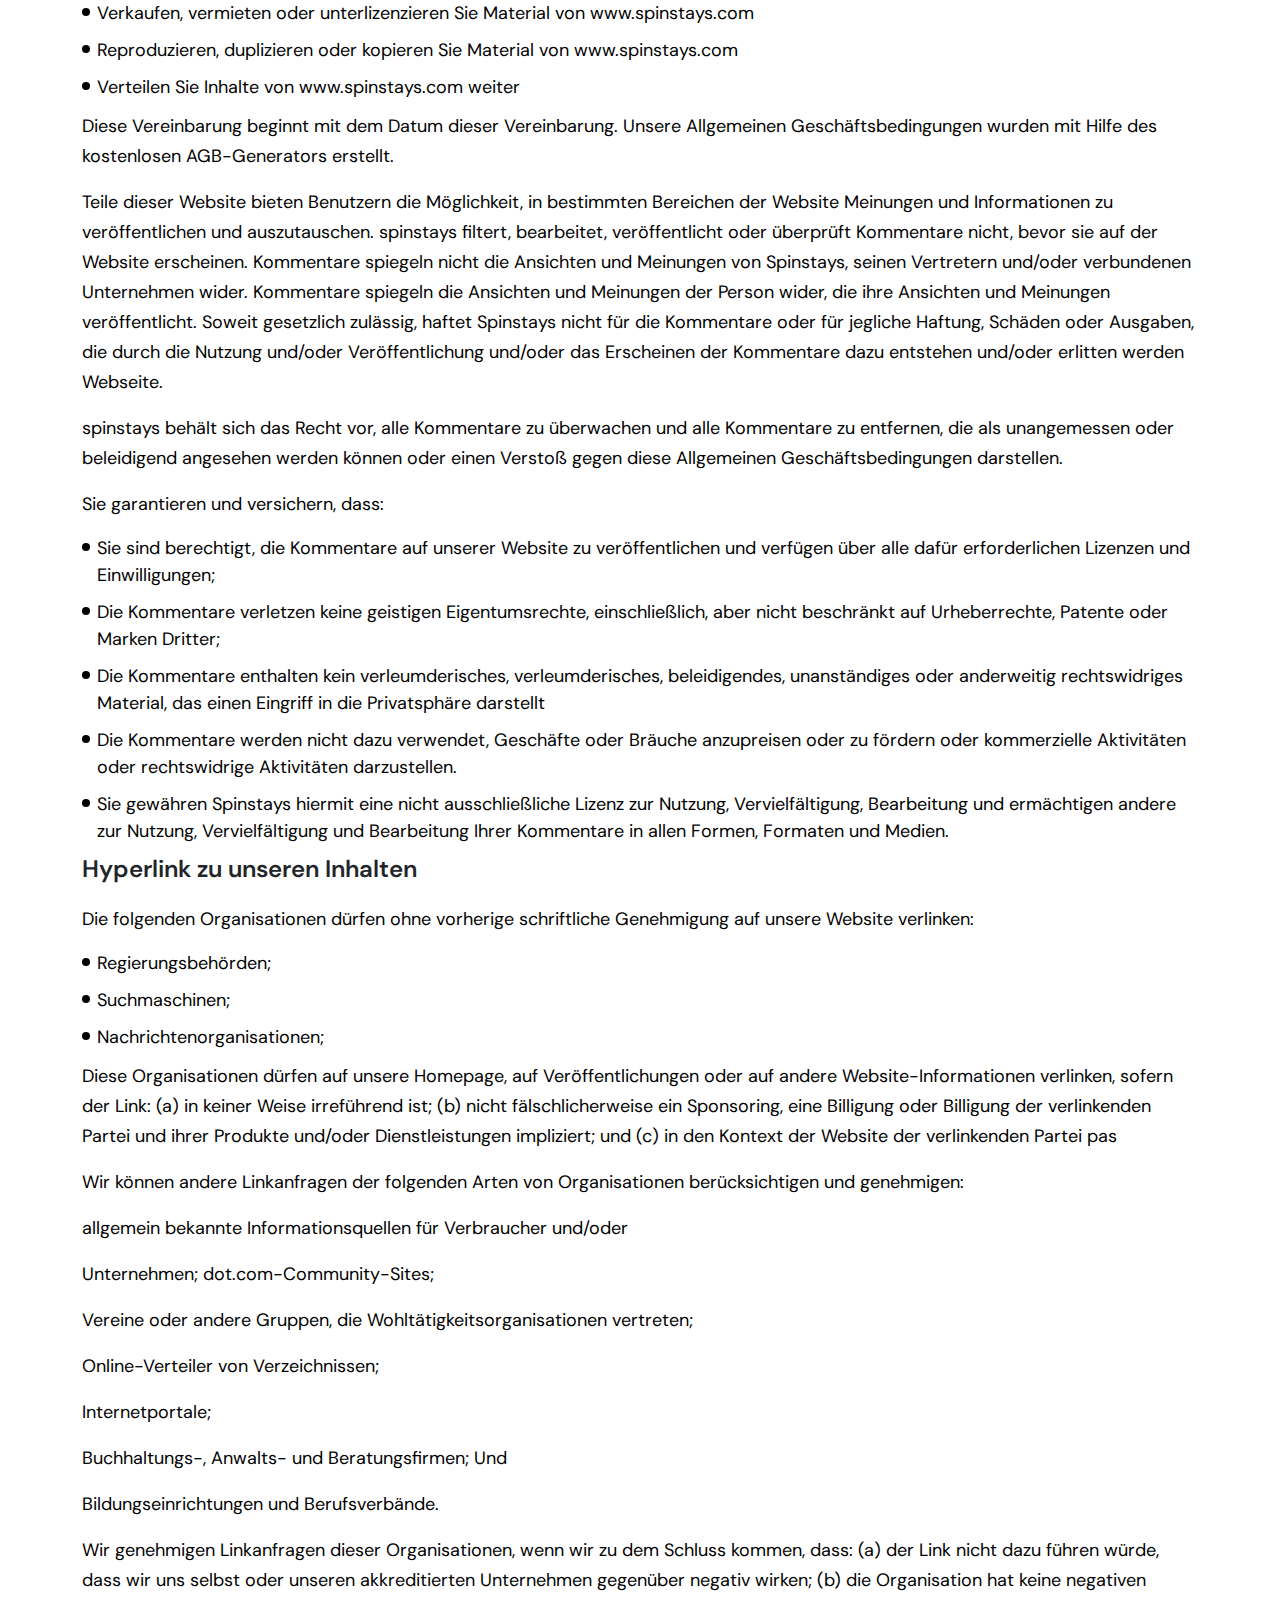
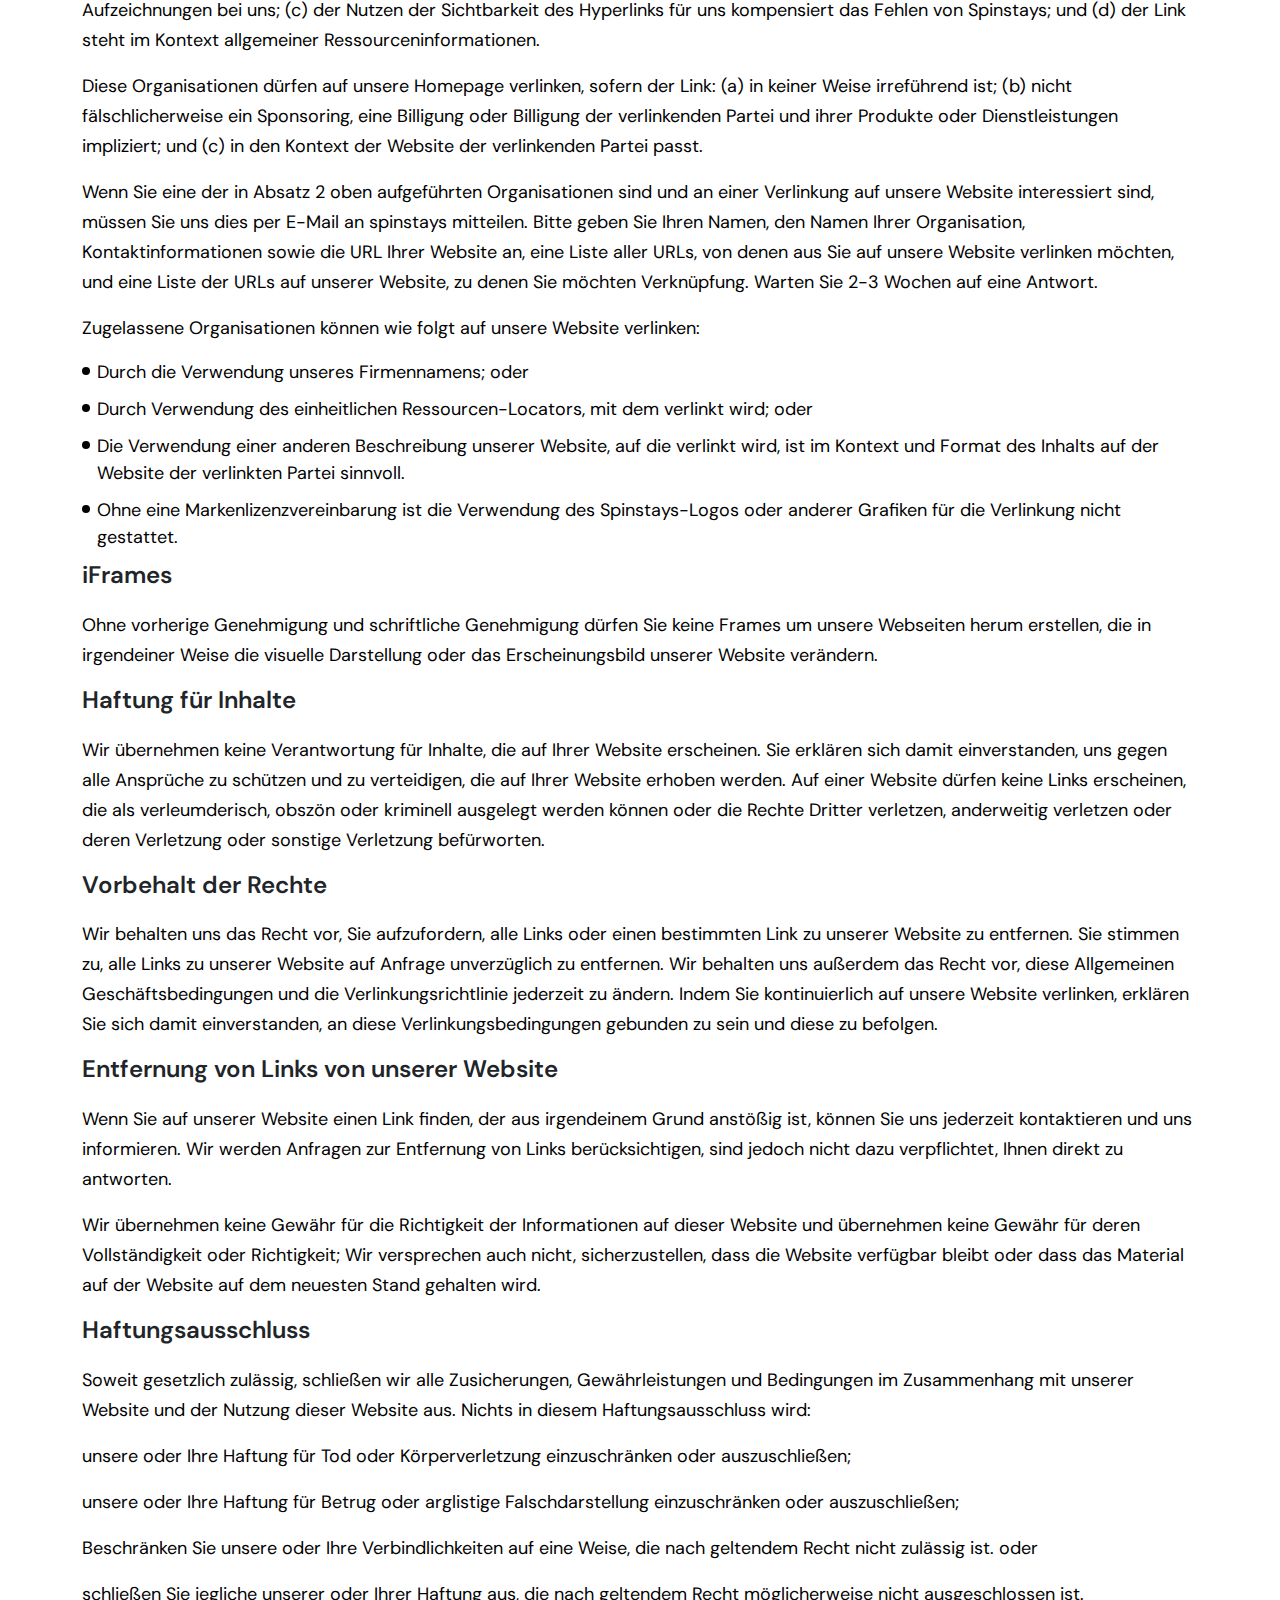
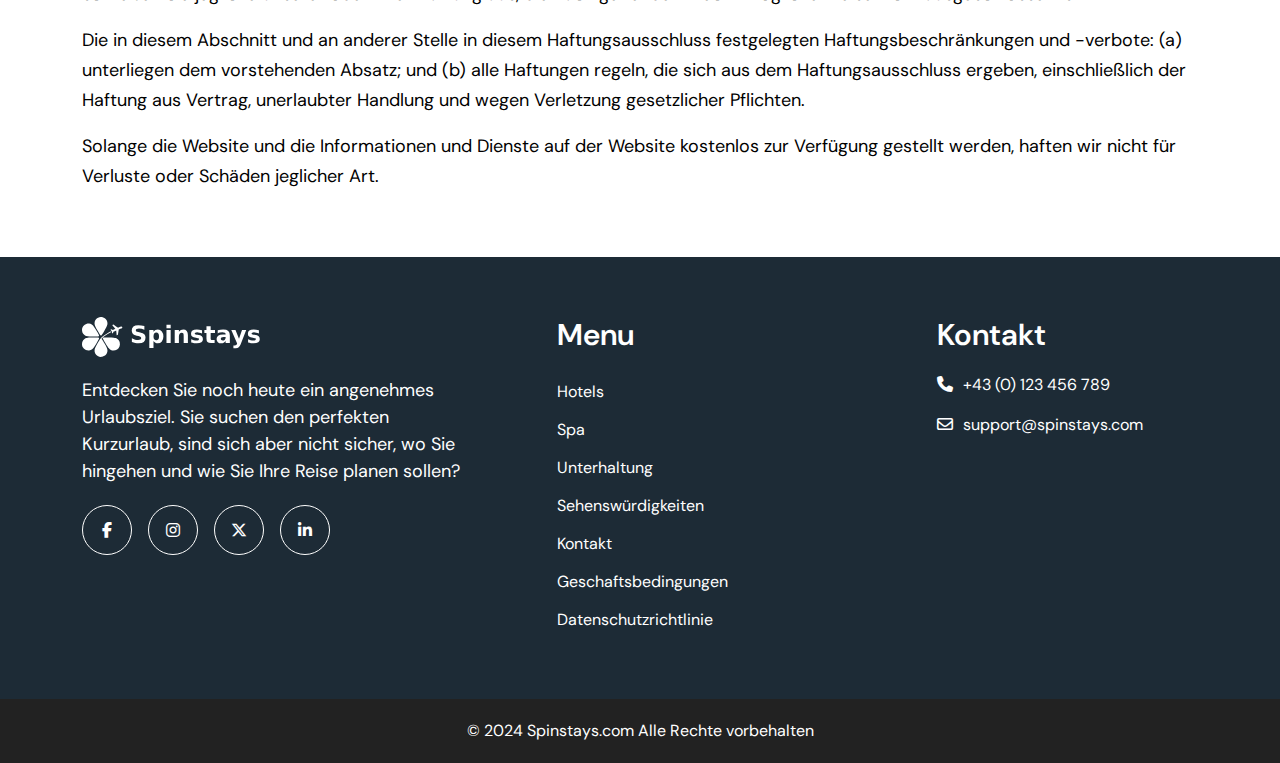
<file: geschaftsbedingungen.html>
<!DOCTYPE html>
<html lang="en">

<head>
    <title>Geschäftsbedingungen </title>
    <meta charset="utf-8">
    <meta name="viewport" content="width=device-width, initial-scale=1">
    <link href="css/bootstrap.min.css" rel="stylesheet">
    <link rel="shortcut icon" href="img/fav.png" type="image/x-icon">
    <link rel="stylesheet" href="css/style.css">
    <link rel="stylesheet" href="css/responsive.css">
    <link rel="stylesheet" href="https://cdnjs.cloudflare.com/ajax/libs/font-awesome/6.5.1/css/all.min.css">

</head>

<body>
    <!-- HTML CODE -->
    <!-- Header section -->
    <header class="header">
        <!-- top header -->
        <div class="traveltour-top-bar">
            <div class="container">
                <div class="top-header-inner">
                    <div class="top-bar-left">
                        <a href="tel:43(0)123456789"><i class="fa-solid fa-phone"></i> +43 (0) 123 456 789 </a>
                        <a href="mailto:support@spinstays.com"><i class="fa-regular fa-envelope"></i>
                            support@spinstays.com
                        </a>
                    </div>
                    <div class="top-bar-right">
                        <a href="#"><i class="fa-brands fa-facebook-f"></i></a>
                        <a href="#"><i class="fa-brands fa-instagram"></i></a>
                        <a href="#"><i class="fa-brands fa-x-twitter"></i></a>
                        <a href="#"><i class="fa-brands fa-linkedin-in"></i></a>
                    </div>
                </div>
            </div>
        </div>
        <!-- top header -->
        <!-- main header -->
        <div class="navigation page-header">
            <div class="container">
                <div class="navigation-inner">
                    <div class="d-flex justify-content-between align-items-center">
                        <div class="logo">
                            <a href="index.html">
                                <img src="img/logo.png" alt="logo">
                            </a>
                        </div>
                        <div class="sidenavs" id="mySidenavs">
                            <span class="closebtn" onclick="closeNav()"><i class="fa-solid fa-xmark"></i></span>
                            <ul>
                                <li><a href="hotels.html" class="">Hotels </a></li>
                                <li><a href="spa.html">Spa </a></li>
                                <li><a href="unterhaltung.html">Unterhaltung </a></li>
                                <li><a href="sehenswurdigkeiten.html">Sehenswürdigkeiten </a></li>
                                <li><a href="kontakt.html">Kontakt </a></li>
                            </ul>
                        </div>
                        <div class="toggle-bar">
                            <span class="toggle_menu" onclick="openNav()"><i class="fa fa-bars"></i></span>
                        </div>
                    </div>
                </div>
            </div>
        </div>
        <!-- main header -->
    </header>
    <!-- Header section -->

    <!-- Banner section -->
    <div class="hero-section terms">
        <div class="container">
            <div class="hero-inner">
                <h2>Geschäftsbedingungen</h2>
            </div>
        </div>
    </div>
    <!-- Banner section -->

    <section class="privacy-wrapper">
        <div class="container">
            <div class="privacy-inner">
                <h5>Willkommen bei <a href="index.html">www.spinstays.com</a>!
                </h5>
                <p>Diese Allgemeinen Geschäftsbedingungen beschreiben die Regeln und Vorschriften für die Nutzung der
                    Website von Spinstays unter www.spinstays.com.
                </p>
                <p>Durch den Zugriff auf diese Website gehen wir davon aus, dass Sie diese Allgemeinen
                    Geschäftsbedingungen akzeptieren. Nutzen Sie <a href="index.html">www.spinstays.com</a></p>
                <p>nicht weiter, wenn Sie nicht mit allen auf dieser Seite aufgeführten Bedingungen einverstanden sind.
                </p>
                <p>Für diese Geschäftsbedingungen, die Datenschutzerklärung und den Haftungsausschluss sowie alle
                    Vereinbarungen gilt die folgende Terminologie: </p>
                <p>„Kunde“, „Sie“ und „Ihr“ beziehen sich auf Sie, die Person, die sich auf dieser Website anmeldet und
                    die Geschäftsbedingungen des Unternehmens einhält. „Das Unternehmen“, „Uns selbst“, „Wir“, „Unser“
                    und „Uns“ beziehen sich auf unser Unternehmen. „Partei“, „Parteien“ oder „uns“ bezieht sich sowohl
                    auf den Kunden als auch auf uns selbst. Alle Bedingungen beziehen sich auf das Angebot, die Annahme
                    und die Gegenleistung für die Zahlung, die erforderlich ist, um den Prozess unserer Unterstützung
                    für den Kunden auf die am besten geeignete Weise durchzuführen, mit dem ausdrücklichen Zweck, die
                    Bedürfnisse des Kunden in Bezug auf die Bereitstellung der angegebenen Dienstleistungen des
                    Unternehmens gemäß zu erfüllen und unterliegen dem geltenden Recht von at. Jegliche Verwendung der
                    oben genannten Terminologie oder anderer Wörter im Singular, Plural, in Groß- und Kleinschreibung
                    und/oder er/sie oder sie gelten als austauschbar und beziehen sich daher auf dasselbe.
                </p>
                <h5>Kekse </h5>
                <p>Wir verwenden Cookies. Durch den Zugriff auf www.spinstays.com haben Sie der Verwendung von Cookies
                    in Übereinstimmung mit der Datenschutzrichtlinie von spinstays zugestimmt.
                </p>
                <p>Die meisten interaktiven Websites verwenden Cookies, damit wir bei jedem Besuch die Benutzerdaten
                    abrufen können. Cookies werden von unserer Website verwendet, um die Funktionalität bestimmter
                    Bereiche zu ermöglichen und den Besuchern unserer Website den Besuch zu erleichtern. Einige unserer
                    Affiliate-/Werbepartner verwenden möglicherweise auch Cookies.
                </p>
                <h5>Lizenz</h5>
                <p>Sofern nicht anders angegeben, besitzen Spinstays und/oder seine Lizenzgeber die geistigen
                    Eigentumsrechte für alle Materialien auf www.spinstays.com. Alle geistigen Eigentumsrechte bleiben
                    vorbehalten. Sie können über www.spinstays.com für Ihren persönlichen Gebrauch darauf zugreifen,
                    vorbehaltlich der in diesen Allgemeinen Geschäftsbedingungen festgelegten Einschränkungen.
                </p>
                <h5>Du darfst nicht:
                </h5>
                <ul>
                    <li>Veröffentlichen Sie Material von www.spinstays.com erneut </li>
                    <li>Verkaufen, vermieten oder unterlizenzieren Sie Material von www.spinstays.com </li>
                    <li>Reproduzieren, duplizieren oder kopieren Sie Material von www.spinstays.com </li>
                    <li>Verteilen Sie Inhalte von www.spinstays.com weiter </li>
                </ul>
                <p>Diese Vereinbarung beginnt mit dem Datum dieser Vereinbarung. Unsere Allgemeinen Geschäftsbedingungen
                    wurden mit Hilfe des kostenlosen AGB-Generators erstellt.
                </p>
                <p>Teile dieser Website bieten Benutzern die Möglichkeit, in bestimmten Bereichen der Website Meinungen
                    und Informationen zu veröffentlichen und auszutauschen. spinstays filtert, bearbeitet,
                    veröffentlicht oder überprüft Kommentare nicht, bevor sie auf der Website erscheinen. Kommentare
                    spiegeln nicht die Ansichten und Meinungen von Spinstays, seinen Vertretern und/oder verbundenen
                    Unternehmen wider. Kommentare spiegeln die Ansichten und Meinungen der Person wider, die ihre
                    Ansichten und Meinungen veröffentlicht. Soweit gesetzlich zulässig, haftet Spinstays nicht für die
                    Kommentare oder für jegliche Haftung, Schäden oder Ausgaben, die durch die Nutzung und/oder
                    Veröffentlichung und/oder das Erscheinen der Kommentare dazu entstehen und/oder erlitten werden
                    Webseite. </p>
                <p>spinstays behält sich das Recht vor, alle Kommentare zu überwachen und alle Kommentare zu entfernen,
                    die als unangemessen oder beleidigend angesehen werden können oder einen Verstoß gegen diese
                    Allgemeinen Geschäftsbedingungen darstellen.
                </p>
                <p>Sie garantieren und versichern, dass:
                </p>
                <ul>
                    <li>Sie sind berechtigt, die Kommentare auf unserer Website zu veröffentlichen und verfügen über
                        alle dafür erforderlichen Lizenzen und Einwilligungen; </li>
                    <li>Die Kommentare verletzen keine geistigen Eigentumsrechte, einschließlich, aber nicht beschränkt
                        auf Urheberrechte, Patente oder Marken Dritter;
                    </li>
                    <li>Die Kommentare enthalten kein verleumderisches, verleumderisches, beleidigendes, unanständiges
                        oder anderweitig rechtswidriges Material, das einen Eingriff in die Privatsphäre darstellt
                    </li>
                    <li>Die Kommentare werden nicht dazu verwendet, Geschäfte oder Bräuche anzupreisen oder zu fördern
                        oder kommerzielle Aktivitäten oder rechtswidrige Aktivitäten darzustellen.
                    </li>
                    <li>Sie gewähren Spinstays hiermit eine nicht ausschließliche Lizenz zur Nutzung, Vervielfältigung,
                        Bearbeitung und ermächtigen andere zur Nutzung, Vervielfältigung und Bearbeitung Ihrer
                        Kommentare in allen Formen, Formaten und Medien. </li>
                </ul>
                <h5>Hyperlink zu unseren Inhalten
                </h5>
                <p>Die folgenden Organisationen dürfen ohne vorherige schriftliche Genehmigung auf unsere Website
                    verlinken:
                </p>
                <ul>
                    <li>Regierungsbehörden;</li>
                    <li>Suchmaschinen;
                    </li>
                    <li>Nachrichtenorganisationen;
                    </li>
                </ul>
                <!-- <p>Online-Verzeichnisverteiler können auf die gleiche Weise auf unsere Website verlinken wie auf die
                    Websites anderer aufgeführter Unternehmen. Und
                    Systemweit akkreditierte Unternehmen, mit Ausnahme von gemeinnützigen Organisationen,
                    Wohltätigkeitseinkaufszentren und
                    Wohltätigkeits-Fundraising-Gruppen, die keinen Hyperlink auf unsere Website verweisen dürfen.
                </p> -->
                <p>Diese Organisationen dürfen auf unsere Homepage, auf Veröffentlichungen oder auf andere
                    Website-Informationen verlinken, sofern der Link: (a) in keiner Weise irreführend ist; (b) nicht
                    fälschlicherweise ein Sponsoring, eine Billigung oder Billigung der verlinkenden Partei und ihrer
                    Produkte und/oder Dienstleistungen impliziert; und (c) in den Kontext der Website der verlinkenden
                    Partei pas</p>
                <p>Wir können andere Linkanfragen der folgenden Arten von Organisationen berücksichtigen und genehmigen:
                </p>
                <p>allgemein bekannte Informationsquellen für Verbraucher und/oder </p>
                <p>Unternehmen; dot.com-Community-Sites;
                </p>
                <p>Vereine oder andere Gruppen, die Wohltätigkeitsorganisationen vertreten; </p>
                <p>Online-Verteiler von Verzeichnissen; </p>
                <p>Internetportale;
                </p>
                <p>Buchhaltungs-, Anwalts- und Beratungsfirmen; Und
                </p>
                <p>Bildungseinrichtungen und Berufsverbände.
                </p>
                <p>Wir genehmigen Linkanfragen dieser Organisationen, wenn wir zu dem Schluss kommen, dass: (a) der Link
                    nicht dazu führen würde, dass wir uns selbst oder unseren akkreditierten Unternehmen gegenüber
                    negativ wirken; (b) die Organisation hat keine negativen Aufzeichnungen bei uns; (c) der Nutzen der
                    Sichtbarkeit des Hyperlinks für uns kompensiert das Fehlen von Spinstays; und (d) der Link steht im
                    Kontext allgemeiner Ressourceninformationen. </p>
                <p>Diese Organisationen dürfen auf unsere Homepage verlinken, sofern der Link: (a) in keiner Weise
                    irreführend ist; (b) nicht fälschlicherweise ein Sponsoring, eine Billigung
                    oder Billigung der verlinkenden Partei und ihrer Produkte oder Dienstleistungen impliziert; und (c)
                    in den Kontext der Website der verlinkenden Partei passt.
                </p>
                <p>Wenn Sie eine der in Absatz 2 oben aufgeführten Organisationen sind und an einer Verlinkung auf
                    unsere Website interessiert sind, müssen Sie uns dies per E-Mail an spinstays mitteilen. Bitte geben
                    Sie Ihren Namen, den Namen Ihrer Organisation, Kontaktinformationen sowie die URL Ihrer Website an,
                    eine Liste aller URLs, von denen aus Sie auf unsere Website verlinken möchten, und eine Liste der
                    URLs auf unserer Website, zu denen Sie möchten Verknüpfung. Warten Sie 2-3 Wochen auf eine Antwort.
                </p>
                <p>Zugelassene Organisationen können wie folgt auf unsere Website verlinken:
                </p>
                <ul>
                    <li>Durch die Verwendung unseres Firmennamens; oder </li>
                    <li>Durch Verwendung des einheitlichen Ressourcen-Locators, mit dem verlinkt wird; oder
                    </li>
                    <li>Die Verwendung einer anderen Beschreibung unserer Website, auf die verlinkt wird, ist im Kontext
                        und Format des Inhalts auf der Website der verlinkten Partei sinnvoll.
                    </li>
                    <li>Ohne eine Markenlizenzvereinbarung ist die Verwendung des Spinstays-Logos oder anderer Grafiken
                        für die Verlinkung nicht gestattet.
                    </li>
                </ul>
                <h5>iFrames </h5>
                <p>Ohne vorherige Genehmigung und schriftliche Genehmigung dürfen Sie keine Frames um unsere Webseiten
                    herum erstellen, die in irgendeiner Weise die visuelle Darstellung oder das Erscheinungsbild unserer
                    Website verändern.
                </p>
                <h5>Haftung für Inhalte</h5>
                <p>Wir übernehmen keine Verantwortung für Inhalte, die auf Ihrer Website erscheinen. Sie erklären sich
                    damit einverstanden, uns gegen alle Ansprüche zu schützen und zu verteidigen, die auf Ihrer Website
                    erhoben werden. Auf einer Website dürfen keine Links erscheinen, die als verleumderisch, obszön oder
                    kriminell ausgelegt werden können oder die Rechte Dritter verletzen, anderweitig verletzen oder
                    deren Verletzung oder sonstige Verletzung befürworten.
                </p>
                <h5>Vorbehalt der Rechte
                </h5>
                <p>Wir behalten uns das Recht vor, Sie aufzufordern, alle Links oder einen bestimmten Link zu unserer
                    Website zu entfernen. Sie stimmen zu, alle Links zu unserer Website auf Anfrage unverzüglich zu
                    entfernen. Wir behalten uns außerdem das Recht vor, diese Allgemeinen Geschäftsbedingungen und die
                    Verlinkungsrichtlinie jederzeit zu ändern. Indem Sie kontinuierlich auf unsere Website verlinken,
                    erklären Sie sich damit einverstanden, an diese Verlinkungsbedingungen gebunden zu sein und diese zu
                    befolgen. </p>
                <h5>Entfernung von Links von unserer Website
                </h5>
                <p>Wenn Sie auf unserer Website einen Link finden, der aus irgendeinem Grund anstößig ist, können Sie
                    uns jederzeit kontaktieren und uns informieren. Wir werden Anfragen zur Entfernung von Links
                    berücksichtigen, sind jedoch nicht dazu verpflichtet, Ihnen direkt zu antworten.
                </p>
                <p>Wir übernehmen keine Gewähr für die Richtigkeit der Informationen auf dieser Website und übernehmen
                    keine Gewähr für deren Vollständigkeit oder Richtigkeit; Wir versprechen auch nicht,
                    sicherzustellen, dass die Website verfügbar bleibt oder dass das Material auf der Website auf dem
                    neuesten Stand gehalten wird.
                </p>
                <h5>Haftungsausschluss
                </h5>
                <p>Soweit gesetzlich zulässig, schließen wir alle Zusicherungen, Gewährleistungen und Bedingungen im
                    Zusammenhang mit unserer Website und der Nutzung dieser Website aus. Nichts in diesem
                    Haftungsausschluss wird:
                </p>
                <p>unsere oder Ihre Haftung für Tod oder Körperverletzung einzuschränken oder auszuschließen;
                </p>
                <p>unsere oder Ihre Haftung für Betrug oder arglistige Falschdarstellung einzuschränken oder
                    auszuschließen;
                </p>
                <p>Beschränken Sie unsere oder Ihre Verbindlichkeiten auf eine Weise, die nach geltendem Recht nicht
                    zulässig ist. oder
                </p>
                <p>schließen Sie jegliche unserer oder Ihrer Haftung aus, die nach geltendem Recht möglicherweise nicht
                    ausgeschlossen ist.
                </p>
                <p>Die in diesem Abschnitt und an anderer Stelle in diesem Haftungsausschluss festgelegten
                    Haftungsbeschränkungen und -verbote: (a) unterliegen dem vorstehenden Absatz; und (b) alle Haftungen
                    regeln, die sich aus dem Haftungsausschluss ergeben, einschließlich der Haftung aus Vertrag,
                    unerlaubter Handlung und wegen Verletzung gesetzlicher Pflichten.
                </p>
                <p>Solange die Website und die Informationen und Dienste auf der Website kostenlos zur Verfügung
                    gestellt werden, haften wir nicht für Verluste oder Schäden jeglicher Art.
                </p>
            </div>
        </div>
    </section>

    <footer class="footer">
        <div class="container">
            <div class="footer-inner">
                <div class="row">
                    <div class="col-lg-5">
                        <div class="footer-logo">
                            <figure>
                                <a href="index.html">
                                    <img src="img/logo.png" alt="">
                                </a>
                            </figure>
                            <div class="heute">
                                <p>Entdecken Sie noch heute ein angenehmes Urlaubsziel. Sie suchen den perfekten
                                    Kurzurlaub, sind sich aber nicht sicher, wo Sie hingehen und wie Sie Ihre Reise
                                    planen sollen? </p>

                            </div>
                            <div class="top-bar-soc">
                                <a href=""><i class="fa-brands fa-facebook-f"></i></a>
                                <a href=""><i class="fa-brands fa-instagram"></i></a>
                                <a href=""><i class="fa-brands fa-x-twitter"></i></a>
                                <a href=""><i class="fa-brands fa-linkedin-in"></i></a>
                            </div>
                        </div>
                    </div>
                    <div class="col-lg-4">
                        <div class="menu-footer">
                            <h3>menu</h3>
                            <ul>
                                <li><a href="hotels.html" class="">Hotels </a></li>
                                <li><a href="spa.html">Spa </a></li>
                                <li><a href="unterhaltung.html">Unterhaltung </a></li>
                                <li><a href="sehenswurdigkeiten.html">Sehenswürdigkeiten </a></li>
                                <li><a href="kontakt.html">Kontakt </a></li>
                                <li><a href="geschaftsbedingungen.html">Geschaftsbedingungen </a></li>
                                <li><a href="datenschutzrichtlinie.html">Datenschutzrichtlinie </a></li>
                            </ul>
                        </div>
                    </div>
                    <div class="col-lg-3">
                        <div class="menu-footer">
                            <h3>Kontakt</h3>
                            <div class="jealousy">
                                <a href="tel:43(0)123456789"><i class="fa-solid fa-phone"></i> +43 (0) 123 456 789 </a>
                                <a href="mailto:support@spinstays.com"><i class="fa-regular fa-envelope"></i>
                                    support@spinstays.com
                                </a>
                            </div>
                        </div>
                    </div>
                </div>
            </div>
        </div>
        <div class="footer-bottom">
            <div class="container">
                <p>© 2024 Spinstays.com Alle Rechte vorbehalten</p>
            </div>
        </div>

    </footer>
    <!-- HTML CODE -->
    <!-- JS FILE -->
    <script src="js/jquery.min.js"></script>
    <script src="js/bootstrap.bundle.min.js"></script>
    <script src="js/custom.js"></script>
    <script>
        const header = document.querySelector(".page-header");
        const toggleClass = "is-sticky";

        window.addEventListener("scroll", () => {
            const currentScroll = window.pageYOffset;
            if (currentScroll > 50) {
                header.classList.add(toggleClass);
            } else {
                header.classList.remove(toggleClass);
            }
        });
    </script>
</body>

</html>
</file>
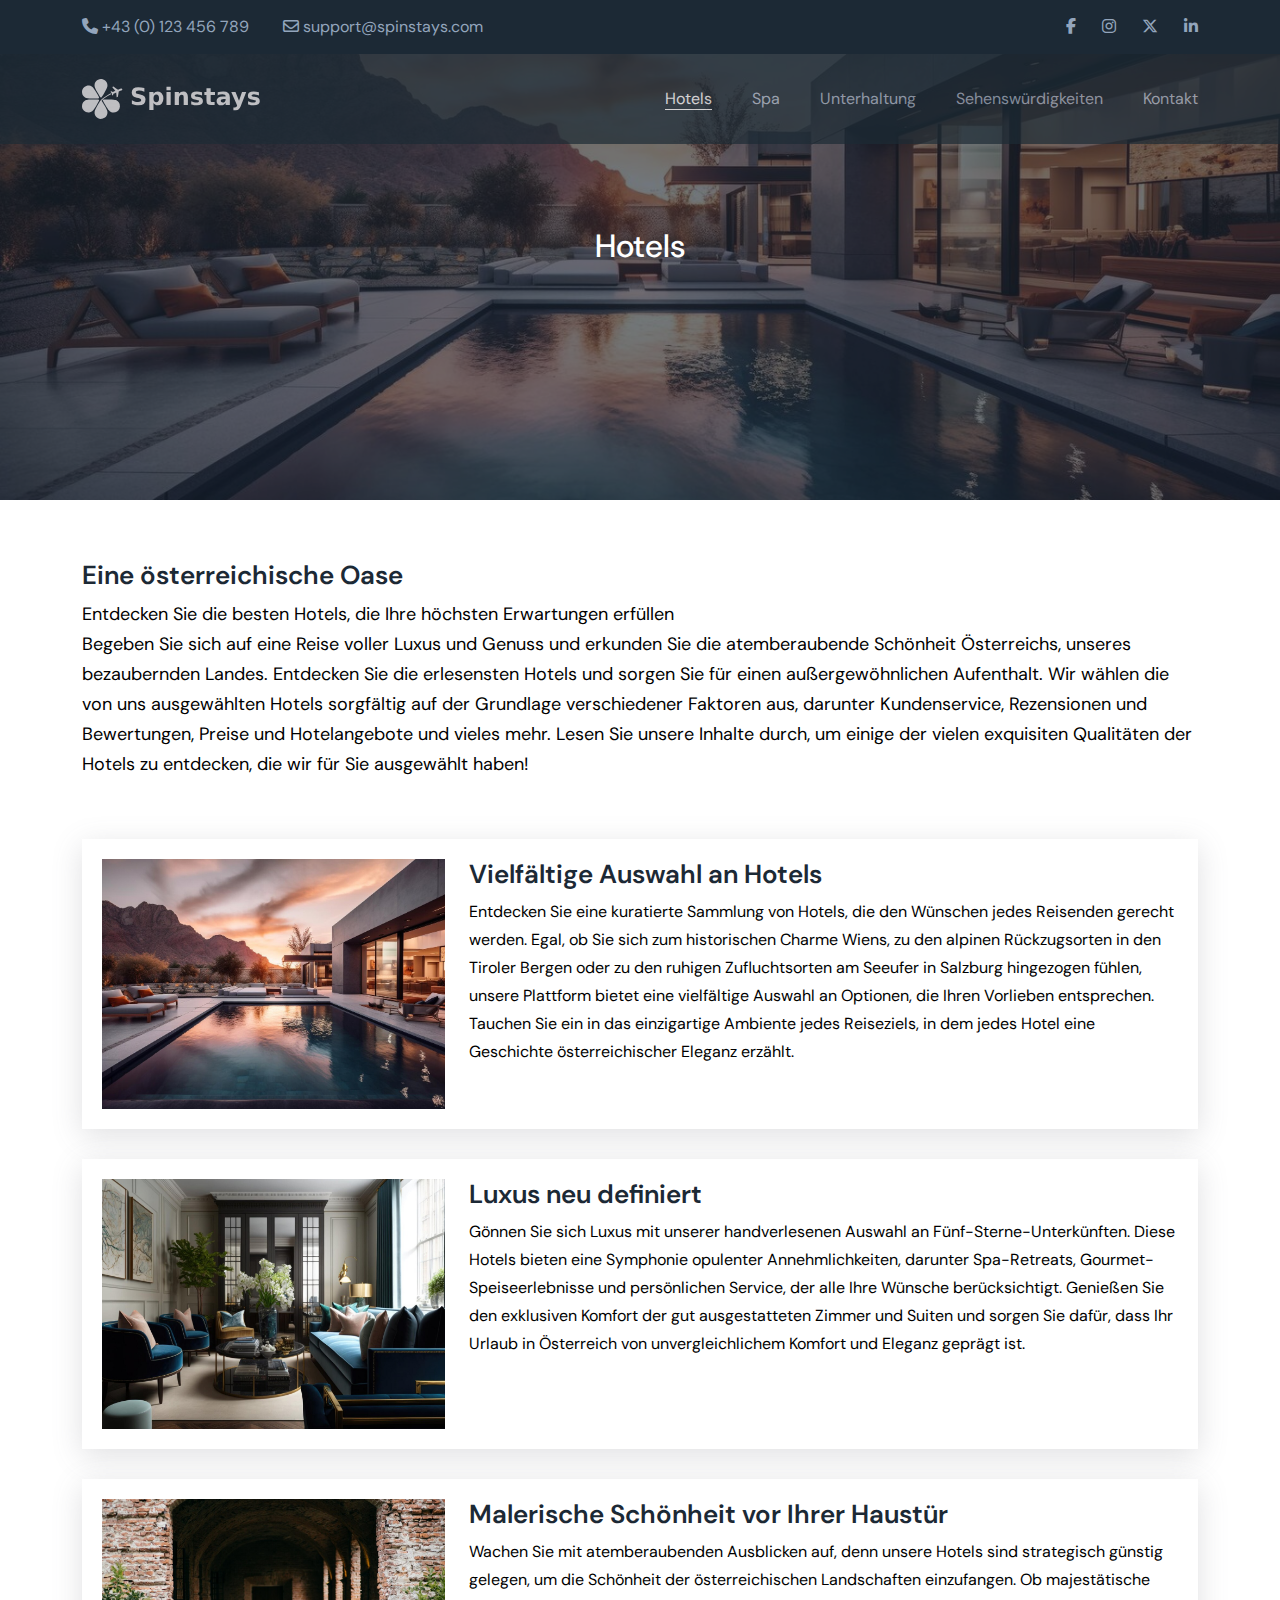
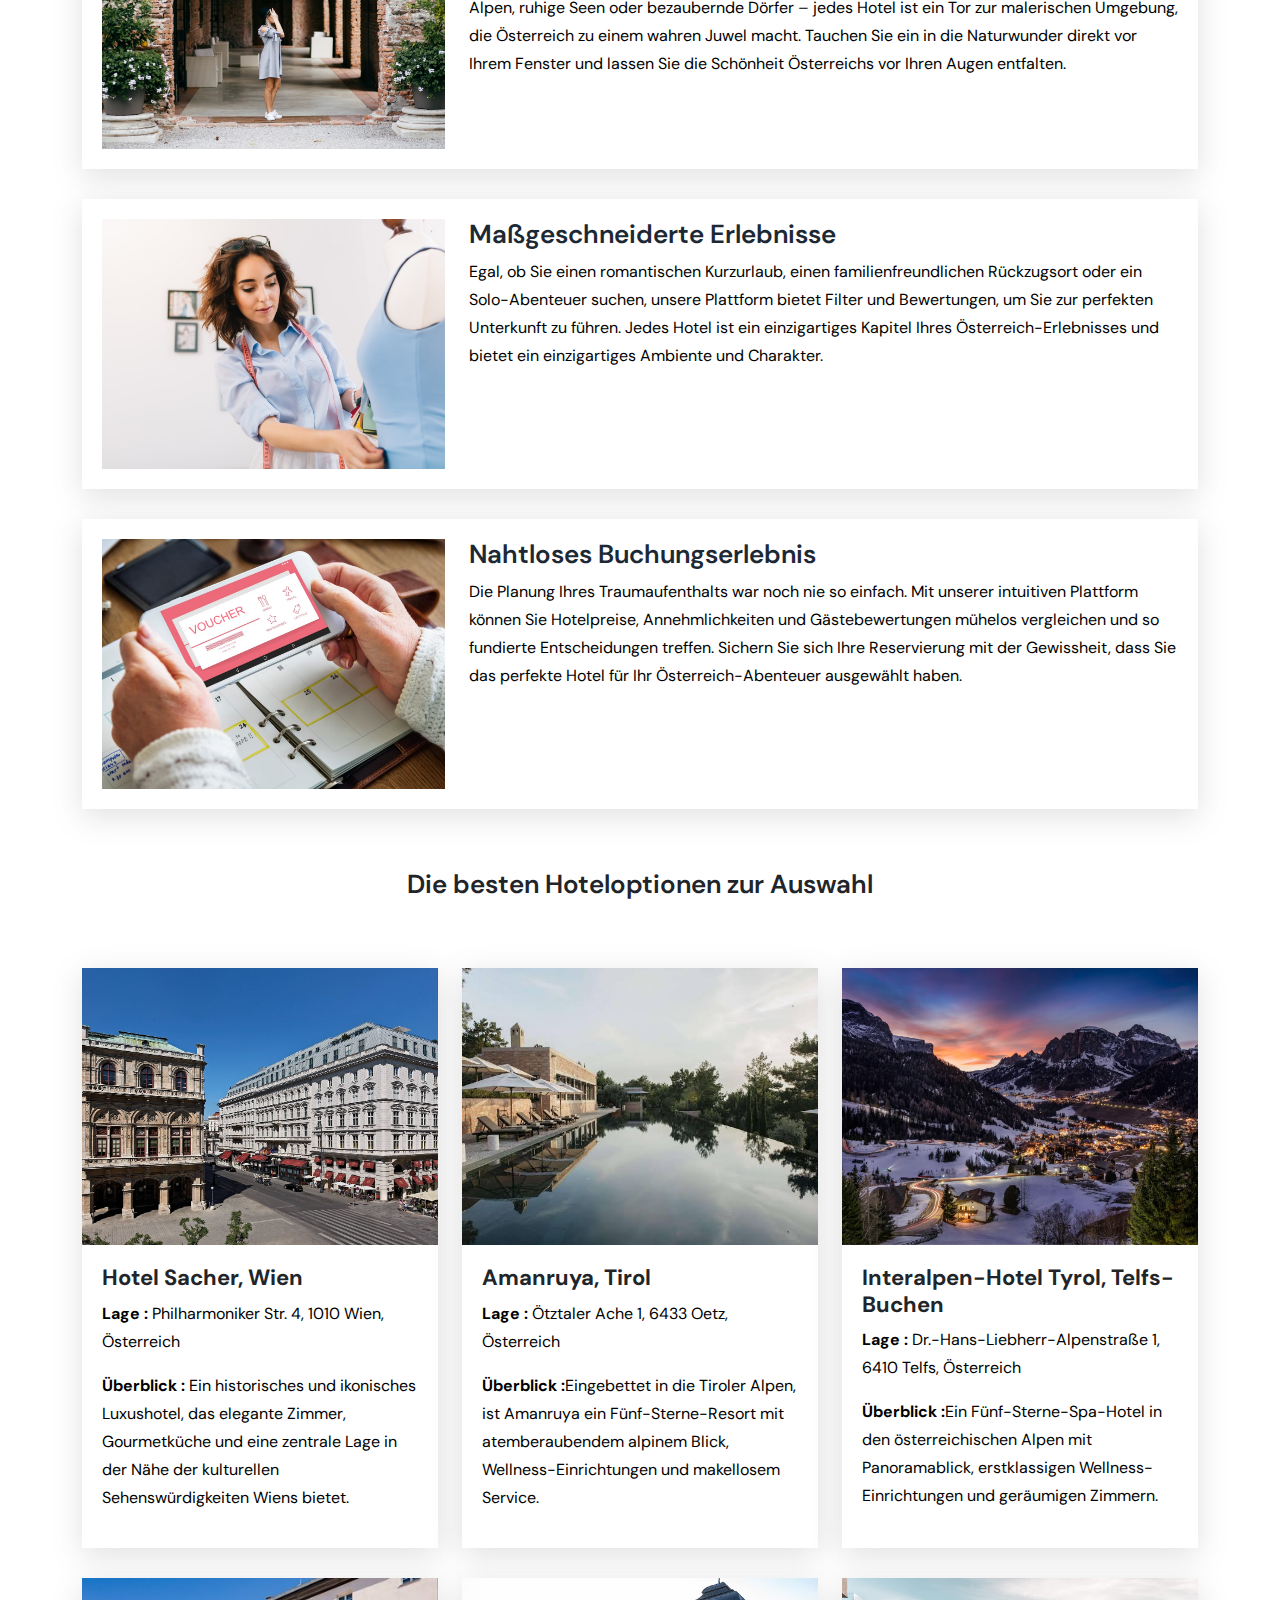
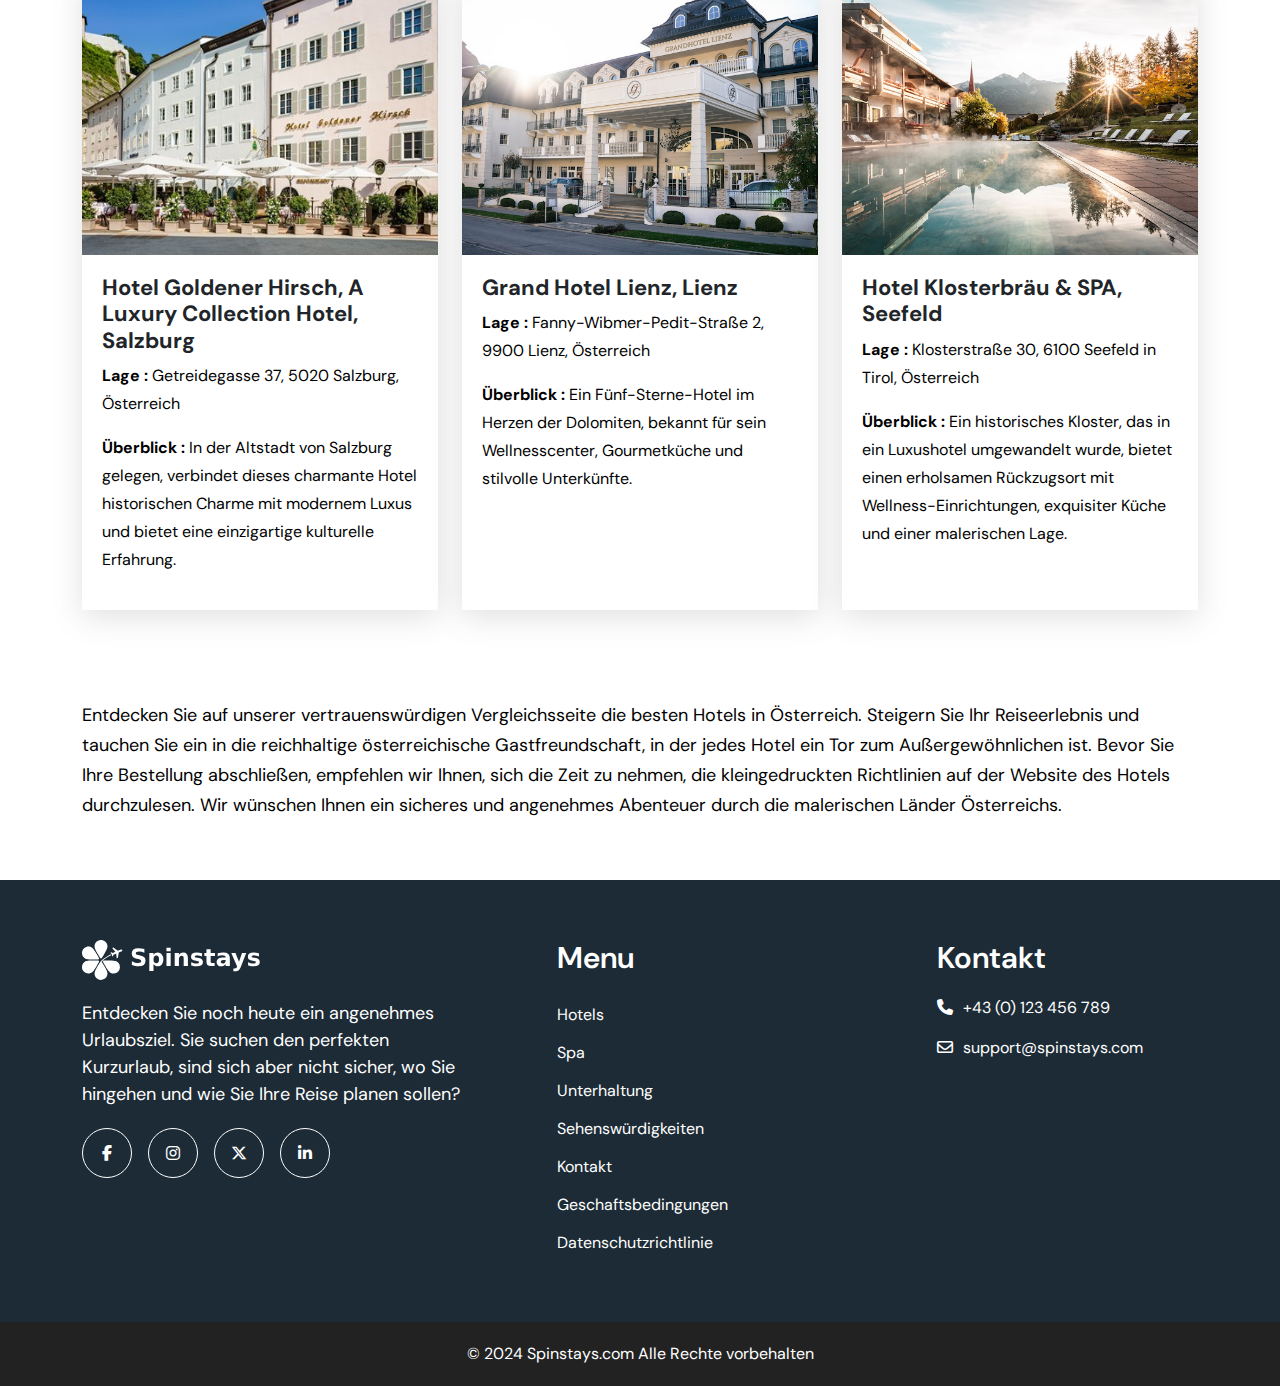
<file: hotels.html>
<!DOCTYPE html>
<html lang="en">

<head>
    <title>Hotels </title>
    <meta charset="utf-8">
    <meta name="viewport" content="width=device-width, initial-scale=1">
    <link rel="shortcut icon" href="img/fav.png" type="image/x-icon">
    <link href="css/bootstrap.min.css" rel="stylesheet">
    <link rel="stylesheet" href="css/style.css">
    <link rel="stylesheet" href="css/responsive.css">
    <link rel="stylesheet" href="https://cdnjs.cloudflare.com/ajax/libs/font-awesome/6.5.1/css/all.min.css">

</head>

<body>
    <!-- HTML CODE -->
    <!-- Header section -->
    <header class="header">
        <!-- top header -->
        <div class="traveltour-top-bar">
            <div class="container">
                <div class="top-header-inner">
                    <div class="top-bar-left">
                        <a href="tel:43(0)123456789"><i class="fa-solid fa-phone"></i> +43 (0) 123 456 789 </a>
                        <a href="mailto:support@spinstays.com"><i class="fa-regular fa-envelope"></i>
                            support@spinstays.com
                        </a>
                    </div>
                    <div class="top-bar-right">
                        <a href="#"><i class="fa-brands fa-facebook-f"></i></a>
                        <a href="#"><i class="fa-brands fa-instagram"></i></a>
                        <a href="#"><i class="fa-brands fa-x-twitter"></i></a>
                        <a href="#"><i class="fa-brands fa-linkedin-in"></i></a>
                    </div>
                </div>
            </div>
        </div>
        <!-- top header -->
        <!-- main header -->
        <div class="navigation page-header">
            <div class="container">
                <div class="navigation-inner">
                    <div class="d-flex justify-content-between align-items-center">
                        <div class="logo">
                            <a href="index.html">
                                <img src="img/logo.png" alt="logo">
                            </a>
                        </div>
                        <div class="sidenavs" id="mySidenavs">
                            <span class="closebtn" onclick="closeNav()"><i class="fa-solid fa-xmark"></i></span>
                            <ul>
                                <li><a href="hotels.html" class="active">Hotels </a></li>
                                <li><a href="spa.html">Spa </a></li>
                                <li><a href="unterhaltung.html">Unterhaltung </a></li>
                                <li><a href="sehenswurdigkeiten.html">Sehenswürdigkeiten </a></li>
                                <li><a href="kontakt.html">Kontakt </a></li>
                            </ul>
                        </div>
                        <div class="toggle-bar">
                            <span class="toggle_menu" onclick="openNav()"><i class="fa fa-bars"></i></span>
                        </div>
                    </div>
                </div>
            </div>
        </div>
        <!-- main header -->
    </header>
    <!-- Header section -->

    <!-- Banner section -->
    <div class="hero-section hotel">
        <div class="container">
            <div class="hero-inner">
                <h2>Hotels </h2>
            </div>
        </div>

    </div>
    <!-- Banner section -->

    <section class="austrian-once">
        <div class="container">
            <div class="discover-box">
                <h3>Eine österreichische Oase</h3>
                <p> Entdecken Sie die besten Hotels, die Ihre höchsten Erwartungen erfüllen
                </p>
                <p>Begeben Sie sich auf eine Reise voller Luxus und Genuss und erkunden Sie die
                    atemberaubende Schönheit Österreichs, unseres bezaubernden Landes. Entdecken Sie die
                    erlesensten Hotels und sorgen Sie für einen außergewöhnlichen Aufenthalt. Wir wählen
                    die von uns ausgewählten Hotels sorgfältig auf der Grundlage verschiedener Faktoren
                    aus, darunter Kundenservice, Rezensionen und Bewertungen, Preise und Hotelangebote
                    und vieles mehr. Lesen Sie unsere Inhalte durch, um einige der vielen exquisiten
                    Qualitäten der Hotels zu entdecken, die wir für Sie ausgewählt haben!
                </p>
            </div>
        </div>
    </section>



    <section class="austrian">
        <div class="container">
            <div class="austrian-inner">

                <div class="austrian-inner-box">
                    <div class="row">
                        <div class="col-lg-4">
                            <div class="oasis">
                                <div class="">
                                    <figure>
                                        <img src="img/hotel.jpg" alt="">
                                    </figure>
                                </div>
                            </div>
                        </div>
                        <div class="col-lg-8">
                            <div class="oasis-text">
                                <h3>Vielfältige Auswahl an Hotels</h3>
                                <p> Entdecken Sie eine kuratierte Sammlung von Hotels, die den Wünschen jedes Reisenden
                                    gerecht werden. Egal, ob Sie sich zum historischen Charme Wiens, zu den alpinen
                                    Rückzugsorten in den Tiroler Bergen oder zu den ruhigen Zufluchtsorten am Seeufer in
                                    Salzburg hingezogen fühlen, unsere Plattform bietet eine vielfältige Auswahl an
                                    Optionen, die Ihren Vorlieben entsprechen. Tauchen Sie ein in das einzigartige
                                    Ambiente jedes Reiseziels, in dem jedes Hotel eine Geschichte österreichischer
                                    Eleganz erzählt.
                                </p>
                            </div>
                        </div>
                    </div>
                </div>
                <div class="austrian-inner-box">
                    <div class="row">
                        <div class="col-lg-4">
                            <div class="oasis">
                                <div class="">
                                    <figure>
                                        <img src="img/Luxury-h.jpg" alt="">
                                    </figure>
                                </div>
                            </div>
                        </div>
                        <div class="col-lg-8">
                            <div class="oasis-text">
                                <h3>Luxus neu definiert</h3>
                                <p> Gönnen Sie sich Luxus mit unserer handverlesenen Auswahl an
                                    Fünf-Sterne-Unterkünften. Diese Hotels bieten eine Symphonie opulenter
                                    Annehmlichkeiten, darunter Spa-Retreats, Gourmet-Speiseerlebnisse und persönlichen
                                    Service, der alle Ihre Wünsche berücksichtigt. Genießen Sie den exklusiven Komfort
                                    der gut ausgestatteten Zimmer und Suiten und sorgen Sie dafür, dass Ihr Urlaub in
                                    Österreich von unvergleichlichem Komfort und Eleganz geprägt ist.
                                </p>
                            </div>
                        </div>
                    </div>
                </div>
                <div class="austrian-inner-box">
                    <div class="row">
                        <div class="col-lg-4">
                            <div class="oasis">
                                <div class="">
                                    <figure>
                                        <img src="img/Picturesque.jpg" alt="">
                                    </figure>
                                </div>
                            </div>
                        </div>
                        <div class="col-lg-8">
                            <div class="oasis-text">
                                <h3>Malerische Schönheit vor Ihrer Haustür</h3>
                                <p> Wachen Sie mit atemberaubenden Ausblicken auf, denn unsere Hotels sind strategisch
                                    günstig gelegen, um die Schönheit der österreichischen Landschaften einzufangen. Ob
                                    majestätische Alpen, ruhige Seen oder bezaubernde Dörfer – jedes Hotel ist ein Tor
                                    zur malerischen Umgebung, die Österreich zu einem wahren Juwel macht. Tauchen Sie
                                    ein in die
                                    Naturwunder direkt vor Ihrem Fenster und lassen Sie die Schönheit Österreichs vor
                                    Ihren Augen entfalten.

                                </p>
                            </div>
                        </div>
                    </div>
                </div>
                <div class="austrian-inner-box">
                    <div class="row">
                        <div class="col-lg-4">
                            <div class="oasis">
                                <div class="">
                                    <figure>
                                        <img src="img/Tailor-made.jpg" alt="">
                                    </figure>
                                </div>
                            </div>
                        </div>
                        <div class="col-lg-8">
                            <div class="oasis-text">
                                <h3>Maßgeschneiderte Erlebnisse</h3>
                                <p> Egal, ob Sie einen romantischen Kurzurlaub, einen familienfreundlichen Rückzugsort
                                    oder ein Solo-Abenteuer suchen, unsere Plattform bietet Filter und Bewertungen, um
                                    Sie zur perfekten Unterkunft zu führen. Jedes Hotel ist ein einzigartiges Kapitel
                                    Ihres Österreich-Erlebnisses und bietet ein einzigartiges Ambiente und Charakter.
                                </p>
                            </div>
                        </div>
                    </div>
                </div>
                <div class="austrian-inner-box">
                    <div class="row">
                        <div class="col-lg-4">
                            <div class="oasis">
                                <div class="">
                                    <figure>
                                        <img src="img/Seamless.avif" alt="">
                                    </figure>
                                </div>
                            </div>
                        </div>
                        <div class="col-lg-8">
                            <div class="oasis-text">
                                <h3>Nahtloses Buchungserlebnis</h3>
                                <p> Die Planung Ihres Traumaufenthalts war noch nie so einfach. Mit unserer intuitiven
                                    Plattform können Sie Hotelpreise, Annehmlichkeiten und Gästebewertungen mühelos
                                    vergleichen und so fundierte Entscheidungen treffen. Sichern Sie sich Ihre
                                    Reservierung mit der Gewissheit, dass Sie das perfekte Hotel für Ihr
                                    Österreich-Abenteuer ausgewählt haben.
                                </p>
                            </div>
                        </div>
                    </div>
                </div>
            </div>
        </div>
    </section>


    <section class="choose-hotel">
        <div class="container">
            <div class="choose-hotel-inner">
                <h3>Die besten Hoteloptionen zur Auswahl
                </h3>
            </div>
            <div class="choose-hotel-box">
                <div class="row">
                    <div class="col-lg-4">
                        <div class="fame-talk">
                            <div class="amanruya">
                                <figure>
                                    <a href="https://www.sacher.com/de/wien/?utm_source=google&utm_medium= local&utm_campaign=hotel-wien"
                                        target="_blank">
                                        <img src="img/Hotel-Sacher-Vienna.jpg" alt="">
                                    </a>
                                </figure>
                                <div class="amanruya-text">
                                    <h3>Hotel Sacher, Wien</h3>
                                    <p><span>Lage :</span> Philharmoniker Str. 4, 1010 Wien, Österreich
                                    </p>
                                    <p><span>Überblick :</span> Ein historisches und ikonisches Luxushotel, das elegante
                                        Zimmer, Gourmetküche und eine zentrale Lage in der Nähe der
                                        kulturellen Sehenswürdigkeiten Wiens bietet.

                                    </p>
                                </div>
                            </div>
                        </div>
                    </div>
                    <div class="col-lg-4">
                        <div class="fame-talk">
                            <div class="amanruya">
                                <figure>
                                    <a href="https://www.aman.com/resorts/amanruya" target="_blank">
                                        <img src="img/Amanruya.jpg" alt="">
                                    </a>
                                </figure>
                                <div class="amanruya-text">
                                    <h3>Amanruya, Tirol</h3>
                                    <p><span>Lage :</span> Ötztaler Ache 1, 6433 Oetz, Österreich

                                    </p>
                                    <p><span>Überblick :</span>Eingebettet in die Tiroler Alpen, ist Amanruya ein
                                        Fünf-Sterne-Resort mit atemberaubendem alpinem Blick,
                                        Wellness-Einrichtungen und makellosem Service.
                                    </p>
                                </div>
                            </div>
                        </div>
                    </div>
                    <div class="col-lg-4">
                        <div class="fame-talk">
                            <div class="amanruya">
                                <figure>
                                    <a href="https://www.interalpen.com/" target="_blank">
                                        <img src="img/Interalpen-Hotel.avif" alt=""></a>
                                </figure>
                                <div class="amanruya-text">
                                    <h3>Interalpen-Hotel Tyrol, Telfs-Buchen</h3>
                                    <p><span>Lage :</span> Dr.-Hans-Liebherr-Alpenstraße 1, 6410 Telfs, Österreich
                                    </p>
                                    <p><span>Überblick :</span>Ein Fünf-Sterne-Spa-Hotel in den österreichischen Alpen
                                        mit Panoramablick, erstklassigen Wellness-Einrichtungen und geräumigen Zimmern.
                                    </p>
                                </div>
                            </div>
                        </div>
                    </div>
                    <div class="col-lg-4">
                        <div class="fame-talk">
                            <div class="amanruya">
                                <figure>
                                    <a href="https://www.marriott.com/en-us/hotels/szglc-hotel-goldener-hirsch-a-l uxury-collection-hotel-salzburg/overview/?scid=f2ae0541-1279-4f24-b 197-a979c79310b0 
                                    " target="_blank">
                                        <img src="img/Goldener.jpg" alt=""></a>
                                </figure>
                                <div class="amanruya-text">
                                    <h3>Hotel Goldener Hirsch, a Luxury Collection Hotel, Salzburg</h3>
                                    <p><span>Lage :</span> Getreidegasse 37, 5020 Salzburg, Österreich
                                    </p>
                                    <p><span>Überblick :</span> In der Altstadt von Salzburg gelegen, verbindet dieses
                                        charmante Hotel historischen Charme mit modernem Luxus und bietet eine
                                        einzigartige kulturelle Erfahrung.
                                </div>
                            </div>
                        </div>
                    </div>
                    <div class="col-lg-4">
                        <div class="fame-talk">
                            <div class="amanruya">
                                <figure>
                                    <a href="https://www.grandhotel-lienz.com/de" target="_blank">
                                        <img src="img/Grand-Hotel.jpg" alt=""></a>
                                </figure>
                                <div class="amanruya-text">
                                    <h3>Grand Hotel Lienz, Lienz</h3>
                                    <p><span>Lage :</span> Fanny-Wibmer-Pedit-Straße 2, 9900 Lienz, Österreich
                                    </p>
                                    <p><span>Überblick :</span> Ein Fünf-Sterne-Hotel im Herzen der Dolomiten, bekannt
                                        für sein Wellnesscenter, Gourmetküche und stilvolle Unterkünfte.

                                </div>
                            </div>
                        </div>
                    </div>
                    <div class="col-lg-4">
                        <div class="fame-talk">
                            <div class="amanruya">
                                <figure>
                                    <a href=" https://www.klosterbraeu.com/?utm_source=google&utm_medium=or ganic&utm_campaign=google_mybusiness&utm_term=hotel 
                                    " target="_blank">
                                        <img src="img/Hotel-Klosterb.jpg" alt=""></a>
                                </figure>
                                <div class="amanruya-text">
                                    <h3>Hotel Klosterbräu & SPA, Seefeld</h3>
                                    <p><span>Lage :</span> Klosterstraße 30, 6100 Seefeld in Tirol, Österreich
                                    </p>
                                    <p><span>Überblick :</span> Ein historisches Kloster, das in ein Luxushotel
                                        umgewandelt wurde, bietet einen erholsamen Rückzugsort mit
                                        Wellness-Einrichtungen, exquisiter Küche und einer malerischen Lage.
                                    </p>
                                </div>
                            </div>
                        </div>
                    </div>
                </div>
            </div>
        </div>
    </section>


    <section class="discover">
        <div class="container">
            <div class="discover-box">
                <p>Entdecken Sie auf unserer vertrauenswürdigen Vergleichsseite die besten Hotels in Österreich.
                    Steigern Sie Ihr Reiseerlebnis und tauchen Sie ein in die reichhaltige österreichische
                    Gastfreundschaft, in der jedes Hotel ein Tor zum Außergewöhnlichen ist. Bevor Sie Ihre Bestellung
                    abschließen, empfehlen wir Ihnen, sich die Zeit zu nehmen, die kleingedruckten Richtlinien auf der
                    Website des Hotels durchzulesen. Wir wünschen Ihnen ein sicheres und angenehmes Abenteuer durch die
                    malerischen Länder Österreichs.
                </p>
            </div>
        </div>
    </section>

    <!-- -->

    <footer class="footer">
        <div class="container">
            <div class="footer-inner">
                <div class="row">
                    <div class="col-lg-5">
                        <div class="footer-logo">
                            <figure>
                                <a href="index.html">
                                    <img src="img/logo.png" alt="">
                                </a>
                            </figure>
                            <div class="heute">
                                <p>Entdecken Sie noch heute ein angenehmes Urlaubsziel. Sie suchen den perfekten
                                    Kurzurlaub, sind sich aber nicht sicher, wo Sie hingehen und wie Sie Ihre Reise
                                    planen sollen? </p>

                            </div>
                            <div class="top-bar-soc">
                                <a href=""><i class="fa-brands fa-facebook-f"></i></a>
                                <a href=""><i class="fa-brands fa-instagram"></i></a>
                                <a href=""><i class="fa-brands fa-x-twitter"></i></a>
                                <a href=""><i class="fa-brands fa-linkedin-in"></i></a>
                            </div>
                        </div>
                    </div>
                    <div class="col-lg-4">
                        <div class="menu-footer">
                            <h3>menu</h3>
                            <ul>
                                <li><a href="hotels.html" class="">Hotels </a></li>
                                <li><a href="spa.html">Spa </a></li>
                                <li><a href="unterhaltung.html">Unterhaltung </a></li>
                                <li><a href="sehenswurdigkeiten.html">Sehenswürdigkeiten </a></li>
                                <li><a href="kontakt.html">Kontakt </a></li>
                                <li><a href="geschaftsbedingungen.html">Geschaftsbedingungen </a></li>
                                <li><a href="datenschutzrichtlinie.html">Datenschutzrichtlinie </a></li>
                            </ul>
                        </div>
                    </div>
                    <div class="col-lg-3">
                        <div class="menu-footer">
                            <h3>Kontakt</h3>
                            <div class="jealousy">
                                <a href="tel:43(0)123456789"><i class="fa-solid fa-phone"></i> +43 (0) 123 456 789 </a>
                                <a href="mailto:support@spinstays.com"><i class="fa-regular fa-envelope"></i>
                                    support@spinstays.com
                                </a>
                            </div>
                        </div>
                    </div>
                </div>
            </div>
        </div>
        <div class="footer-bottom">
            <div class="container">
                <p>© 2024 Spinstays.com Alle Rechte vorbehalten</p>
            </div>
        </div>

    </footer>



    <!-- HTML CODE -->
    <!-- JS FILE -->
    <script src="js/jquery.min.js"></script>
    <script src="js/bootstrap.bundle.min.js"></script>
    <script src="js/custom.js"></script>
    <script>
        const header = document.querySelector(".page-header");
        const toggleClass = "is-sticky";

        window.addEventListener("scroll", () => {
            const currentScroll = window.pageYOffset;
            if (currentScroll > 50) {
                header.classList.add(toggleClass);
            } else {
                header.classList.remove(toggleClass);
            }
        });
    </script>
</body>

</html>
</file>
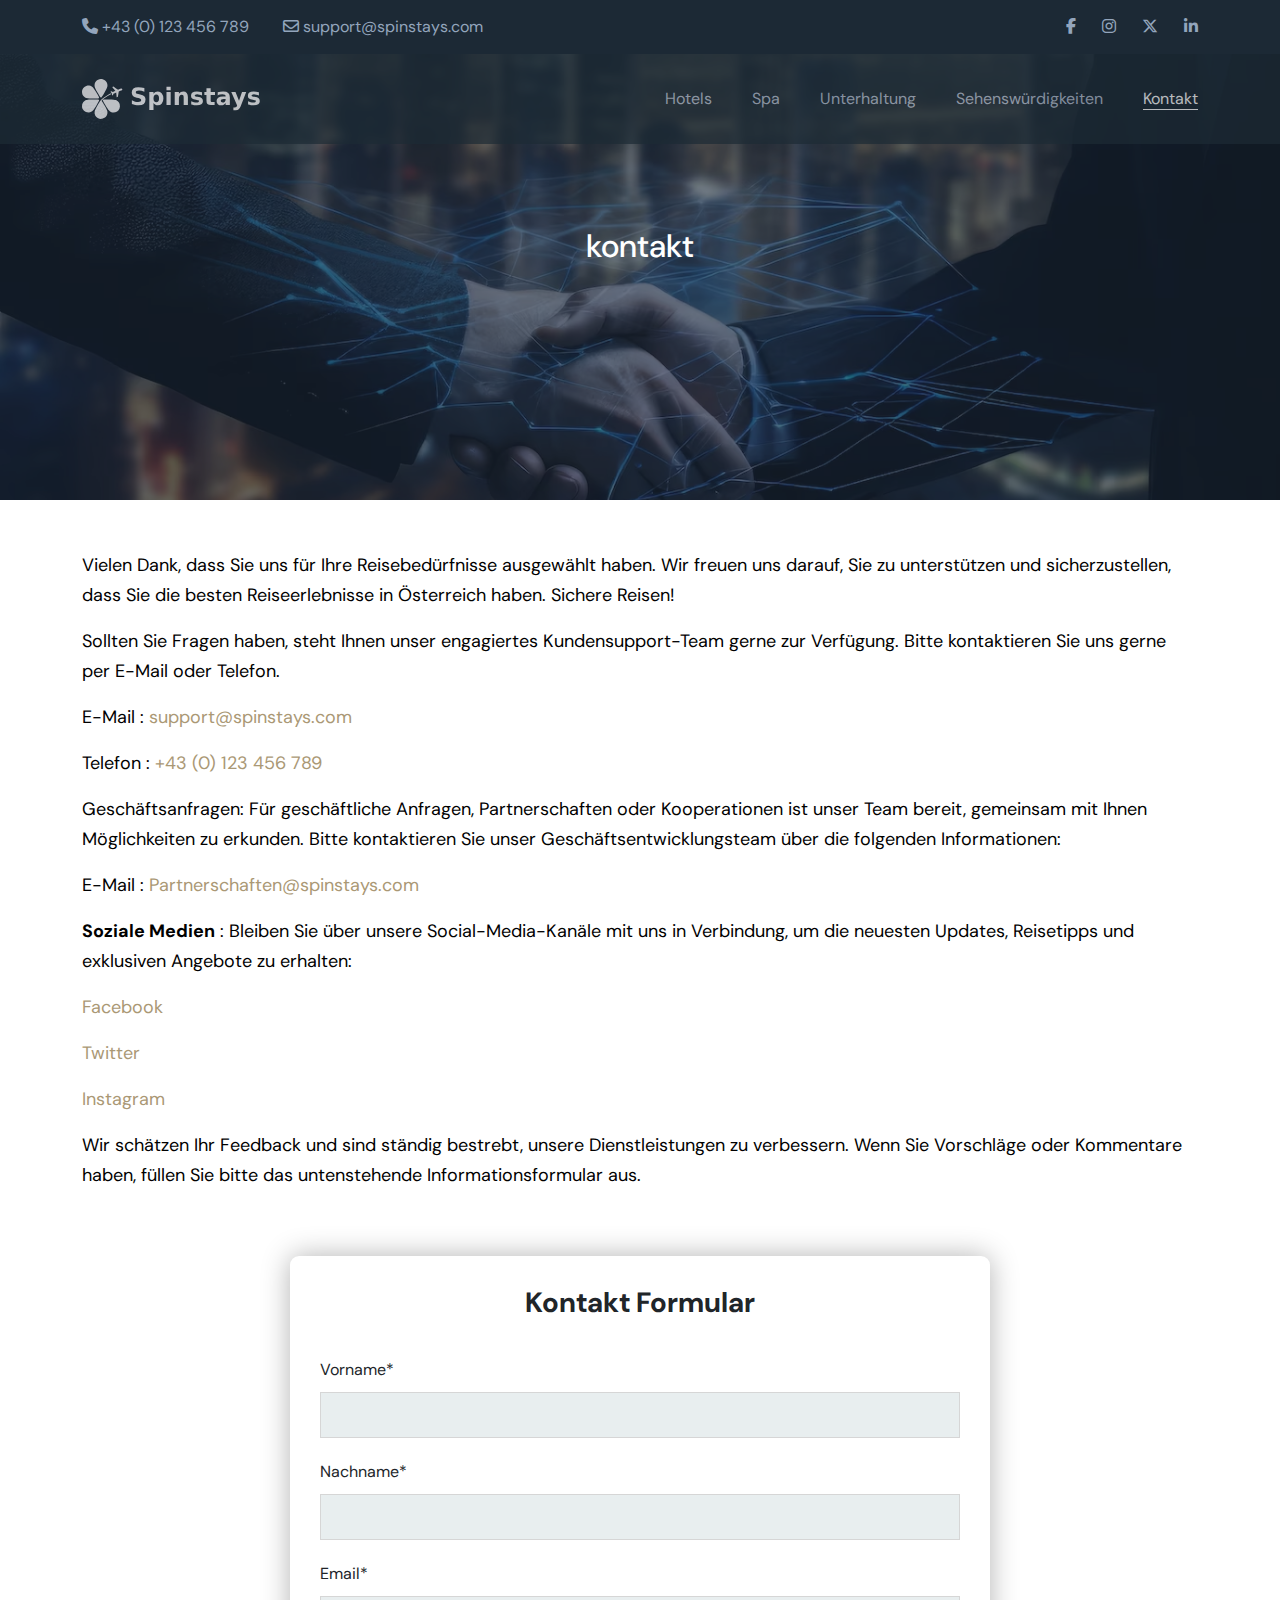
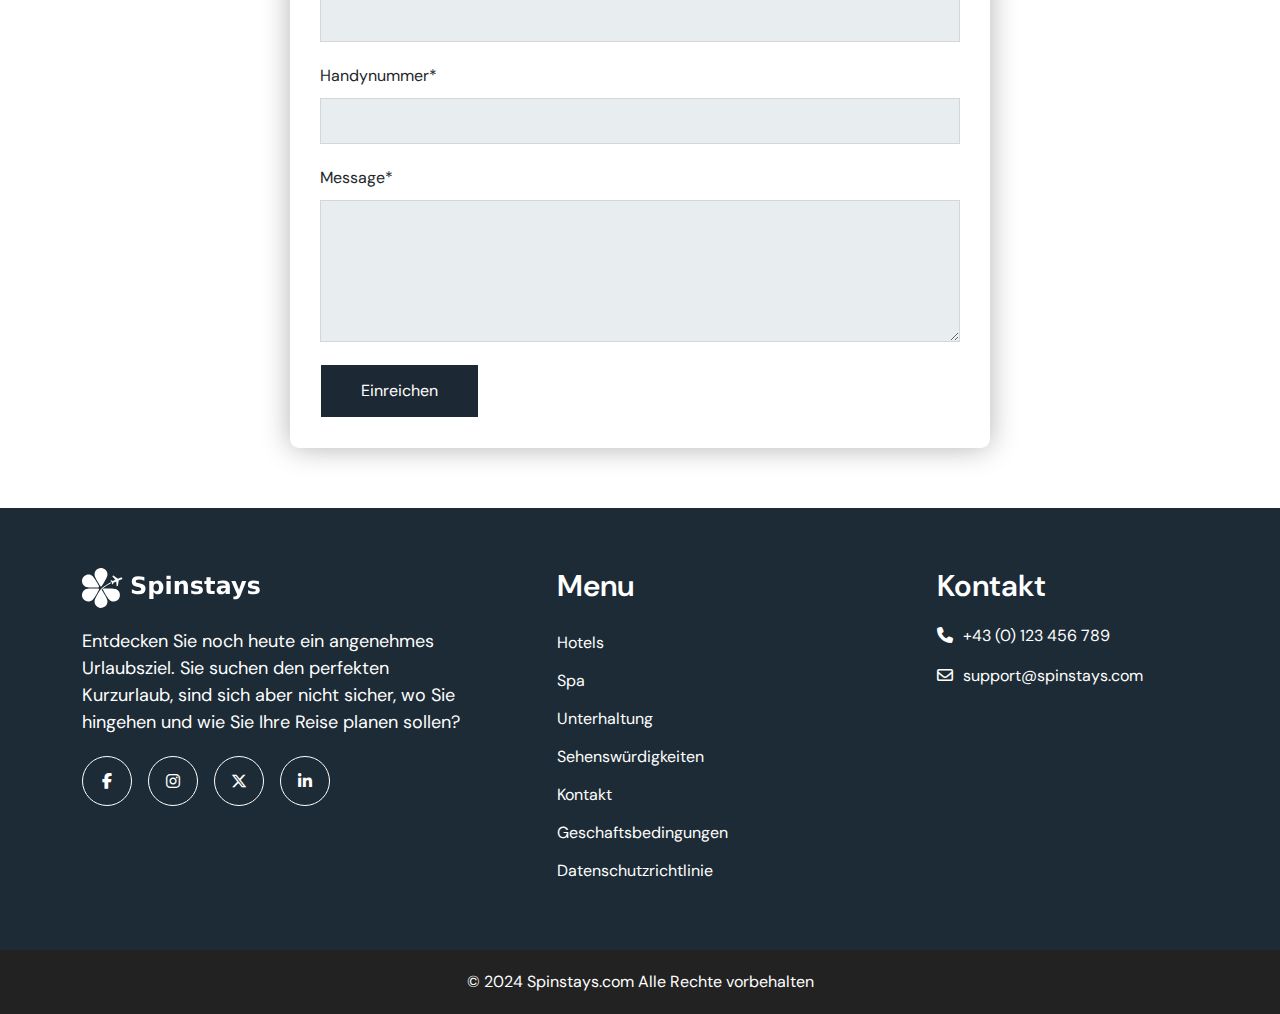
<file: kontakt.html>
<!DOCTYPE html>
<html lang="en">

<head>
    <title>Kontakt</title>
    <meta charset="utf-8">
    <meta name="viewport" content="width=device-width, initial-scale=1">
    <link rel="shortcut icon" href="img/fav.png" type="image/x-icon">
    <link href="css/bootstrap.min.css" rel="stylesheet">
    <link rel="stylesheet" href="css/style.css">
    <link rel="stylesheet" href="css/responsive.css">
    <link rel="stylesheet" href="https://cdnjs.cloudflare.com/ajax/libs/font-awesome/6.5.1/css/all.min.css">

</head>

<body>
    <!-- HTML CODE -->
    <!-- Header section -->
    <header class="header">
        <!-- top header -->
        <div class="traveltour-top-bar">
            <div class="container">
                <div class="top-header-inner">
                    <div class="top-bar-left">
                        <a href="tel:43(0)123456789"><i class="fa-solid fa-phone"></i> +43 (0) 123 456 789 </a>
                        <a href="mailto:support@spinstays.com"><i class="fa-regular fa-envelope"></i>
                            support@spinstays.com
                        </a>
                    </div>
                    <div class="top-bar-right">
                        <a href="#"><i class="fa-brands fa-facebook-f"></i></a>
                        <a href="#"><i class="fa-brands fa-instagram"></i></a>
                        <a href="#"><i class="fa-brands fa-x-twitter"></i></a>
                        <a href="#"><i class="fa-brands fa-linkedin-in"></i></a>
                    </div>
                </div>
            </div>
        </div>
        <!-- top header -->
        <!-- main header -->
        <div class="navigation page-header">
            <div class="container">
                <div class="navigation-inner">
                    <div class="d-flex justify-content-between align-items-center">
                        <div class="logo">
                            <a href="index.html">
                                <img src="img/logo.png" alt="logo">
                            </a>
                        </div>
                        <div class="sidenavs" id="mySidenavs">
                            <span  class="closebtn" onclick="closeNav()"><i
                                    class="fa-solid fa-xmark"></i></span>
                            <ul>
                                <li><a href="hotels.html">Hotels </a></li>
                                <li><a href="spa.html">Spa </a></li>
                                <li><a href="unterhaltung.html">Unterhaltung </a></li>
                                <li><a href="sehenswurdigkeiten.html">Sehenswürdigkeiten </a></li>
                                <li><a href="kontakt.html" class="active">Kontakt </a></li>
                            </ul>
                        </div>
                        <div class="toggle-bar">
                            <span class="toggle_menu" onclick="openNav()"><i class="fa fa-bars"></i></span>
                        </div>
                    </div>
                </div>
            </div>
        </div>
        <!-- main header -->
    </header>
    <!-- Header section -->

    <!-- Banner section -->
    <div class="hero-section kontakt">
        <div class="container">
            <div class="hero-inner">
                <h2>kontakt </h2>
            </div>
        </div>

    </div>
    <!-- Banner section -->

    <section class="contactbox">
        <div class="container">
            <div class="contact-inner">
                <p>Vielen Dank, dass Sie uns für Ihre Reisebedürfnisse ausgewählt haben. Wir freuen uns darauf, Sie zu
                    unterstützen und sicherzustellen, dass Sie die besten Reiseerlebnisse in Österreich haben. Sichere
                    Reisen! </p>
                <p>Sollten Sie Fragen haben, steht Ihnen unser engagiertes Kundensupport-Team gerne zur Verfügung. Bitte
                    kontaktieren Sie uns gerne per E-Mail oder Telefon.
                </p>
                <p>E-Mail : <a href="mailto:support@spinstays.com ">support@spinstays.com </a>
                </p>
                <p>Telefon : <a href="tel:+43(0)123456789 ">+43 (0) 123 456 789 </a>
                </p>
                <p>Geschäftsanfragen: Für geschäftliche Anfragen, Partnerschaften oder Kooperationen ist unser Team
                    bereit, gemeinsam mit Ihnen Möglichkeiten zu erkunden. Bitte
                    kontaktieren Sie unser Geschäftsentwicklungsteam über die folgenden Informationen:
                </p>
                <p>E-Mail : <a href="mailto:Partnerschaften@spinstays.com">Partnerschaften@spinstays.com </a>
                </p>
                <p><span>Soziale Medien</span> : Bleiben Sie über unsere Social-Media-Kanäle mit uns in Verbindung, um die neuesten
                    Updates, Reisetipps und exklusiven Angebote zu erhalten:
                </p>
                <p><a href="">Facebook </a></p>
                <p><a href="">Twitter </a></p>
                <p><a href="">Instagram </a></p>
                <p>Wir schätzen Ihr Feedback und sind ständig bestrebt, unsere Dienstleistungen zu verbessern. Wenn Sie
                    Vorschläge oder Kommentare haben, füllen Sie bitte das untenstehende Informationsformular aus. </p>
            </div>
        </div>
    </section>

    <section class="myForm-box">
        <div class="container">
            <div class="myForminner">

                <h3>Kontakt Formular
                </h3>

                <form id="myForm" action="/submit" method="post">
                    <div class="form-inner">
                        <label for="name">Vorname*</label>
                        <input type="text" id="name" name="name" autocomplete="off">
                        <div id="nameError" class="error"></div>
                    </div>
                    <div class="form-inner">
                        <label for="last_name">Nachname*</label>
                        <input type="text" id="last_name" name="last_name" autocomplete="off">
                        <div id="last_nameError" class="error"></div>
                    </div>

                    <div class="form-inner">
                        <label for="email">Email*</label>
                        <input type="email" id="email" name="email" autocomplete="off">
                        <div id="emailError" class="error"></div>
                    </div>
                    <div class="form-inner">
                        <label for="numr">Handynummer*</label>
                        <input type="text" id="numr" name="numr" autocomplete="off">
                        <div id="numrError" class="error"></div>
                    </div>
                    <div class="form-inner">
                        <label for="message">Message*</label>
                        <textarea id="message" name="message" rows="5" autocomplete="off"></textarea>
                        <div id="messageError" class="error"></div>
                    </div>
                    <div class="btn-submit">
                        <button type="button" onclick="validateForm()">Einreichen</button>
                    </div>
                </form>
            </div>
        </div>
    </section>


    <footer class="footer">
        <div class="container">
            <div class="footer-inner">
                <div class="row">
                    <div class="col-lg-5">
                        <div class="footer-logo">
                            <figure>
                                <a href="index.html">
                                    <img src="img/logo.png" alt="">
                                </a>
                            </figure>
                            <div class="heute">
                                <p>Entdecken Sie noch heute ein angenehmes Urlaubsziel. Sie suchen den perfekten
                                    Kurzurlaub, sind sich aber nicht sicher, wo Sie hingehen und wie Sie Ihre Reise
                                    planen sollen? </p>

                            </div>
                            <div class="top-bar-soc">
                                <a href=""><i class="fa-brands fa-facebook-f"></i></a>
                                <a href=""><i class="fa-brands fa-instagram"></i></a>
                                <a href=""><i class="fa-brands fa-x-twitter"></i></a>
                                <a href=""><i class="fa-brands fa-linkedin-in"></i></a>

                            </div>
                        </div>
                    </div>
                    <div class="col-lg-4">
                        <div class="menu-footer">
                            <h3>menu</h3>
                            <ul>
                                <li><a href="hotels.html" class="">Hotels </a></li>
                                <li><a href="spa.html">Spa </a></li>
                                <li><a href="unterhaltung.html">Unterhaltung </a></li>
                                <li><a href="sehenswurdigkeiten.html">Sehenswürdigkeiten </a></li>
                                <li><a href="kontakt.html">Kontakt </a></li>
                                <li><a href="geschaftsbedingungen.html">Geschaftsbedingungen </a></li>
                                <li><a href="datenschutzrichtlinie.html">Datenschutzrichtlinie </a></li>
                            </ul>
                        </div>
                    </div>
                    <div class="col-lg-3">
                        <div class="menu-footer">
                            <h3>Kontakt</h3>
                            <div class="jealousy">
                                <a href="tel:43(0)123456789"><i class="fa-solid fa-phone"></i> +43 (0) 123 456 789 </a>
                                <a href="mailto:support@spinstays.com"><i class="fa-regular fa-envelope"></i>
                                    support@spinstays.com
                                </a>
                            </div>
                        </div>
                    </div>
                </div>
            </div>
        </div>
        <div class="footer-bottom">
            <div class="container">
                <p>© 2024 Spinstays.com Alle Rechte vorbehalten</p>
            </div>
        </div>
    
    </footer>

    <!-- HTML CODE -->
    <!-- JS FILE -->
    <script src="js/jquery.min.js"></script>
    <script src="js/bootstrap.bundle.min.js"></script>
    <script src="js/custom.js"></script>
    <script src="js/validation.js"></script>
    <script>
        const header = document.querySelector(".page-header");
        const toggleClass = "is-sticky";

        window.addEventListener("scroll", () => {
            const currentScroll = window.pageYOffset;
            if (currentScroll > 50) {
                header.classList.add(toggleClass);
            } else {
                header.classList.remove(toggleClass);
            }
        });
    </script>
</body>

</html>
</file>
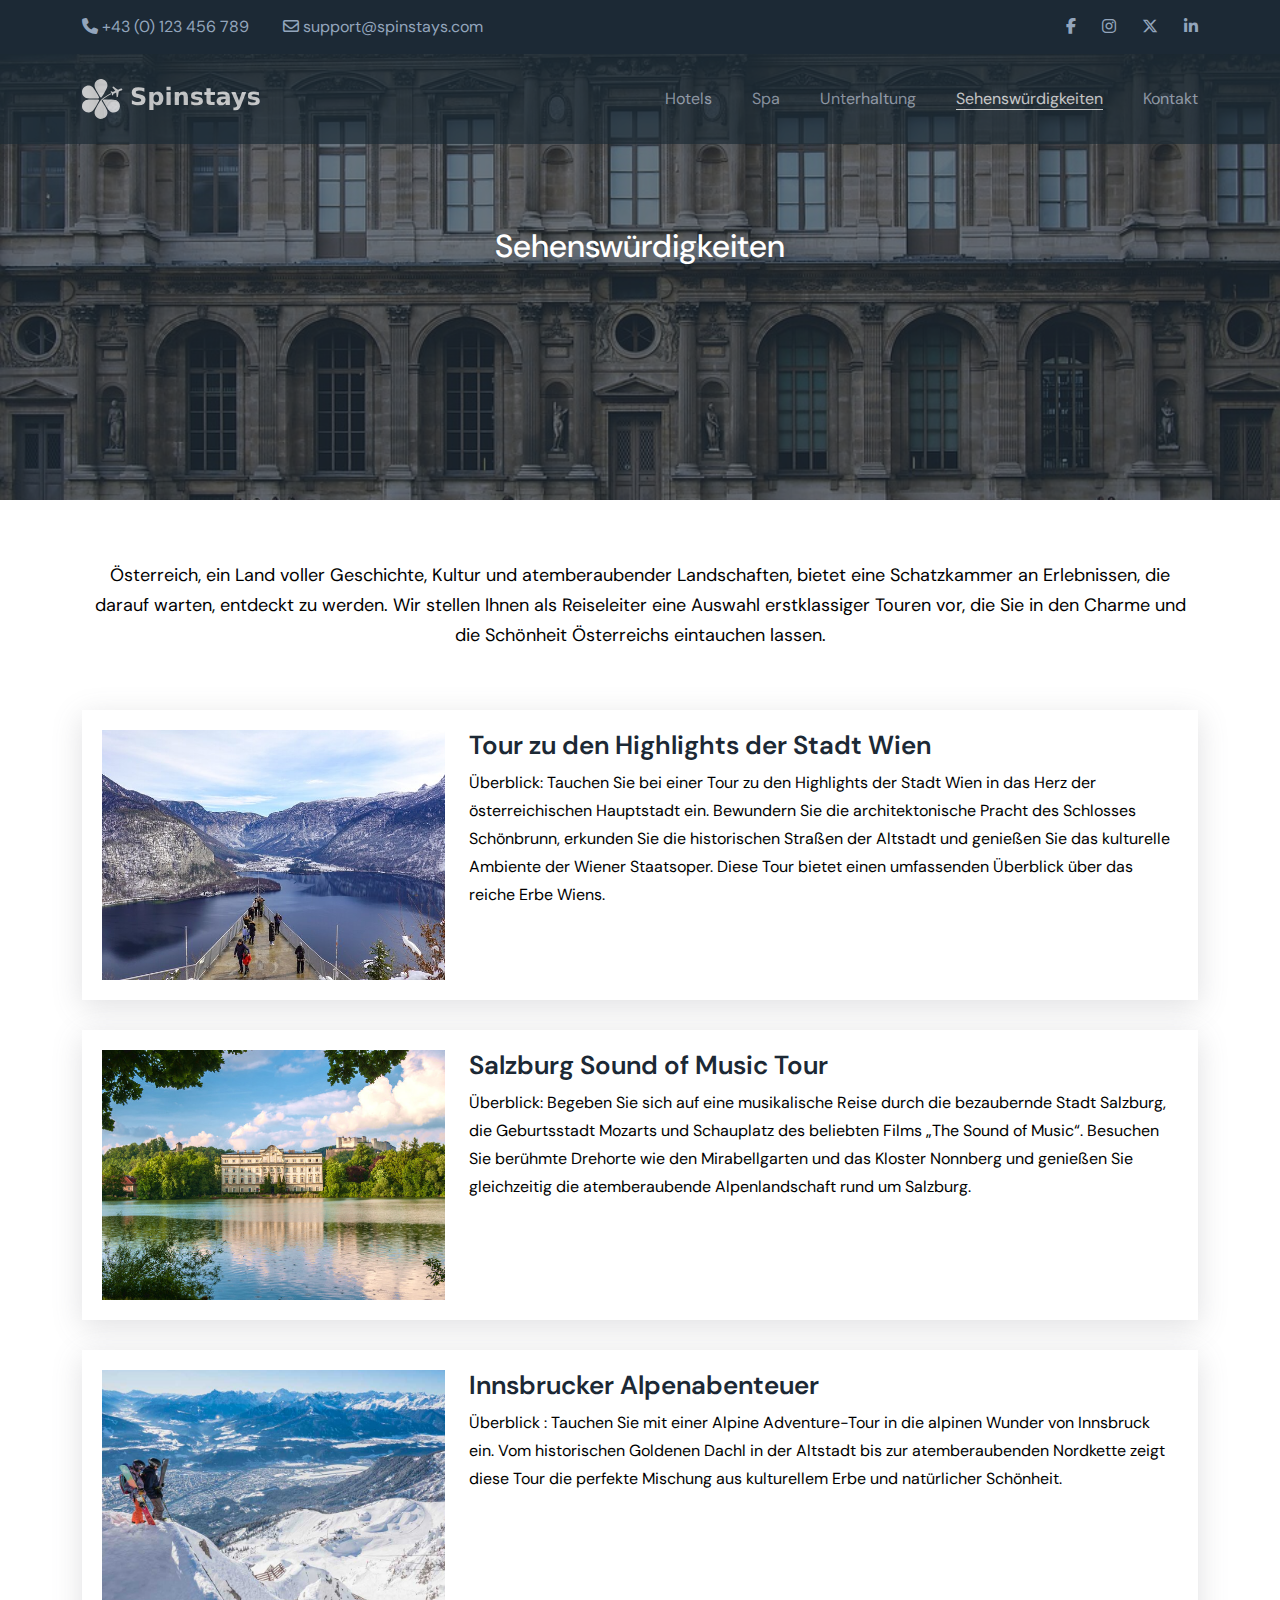
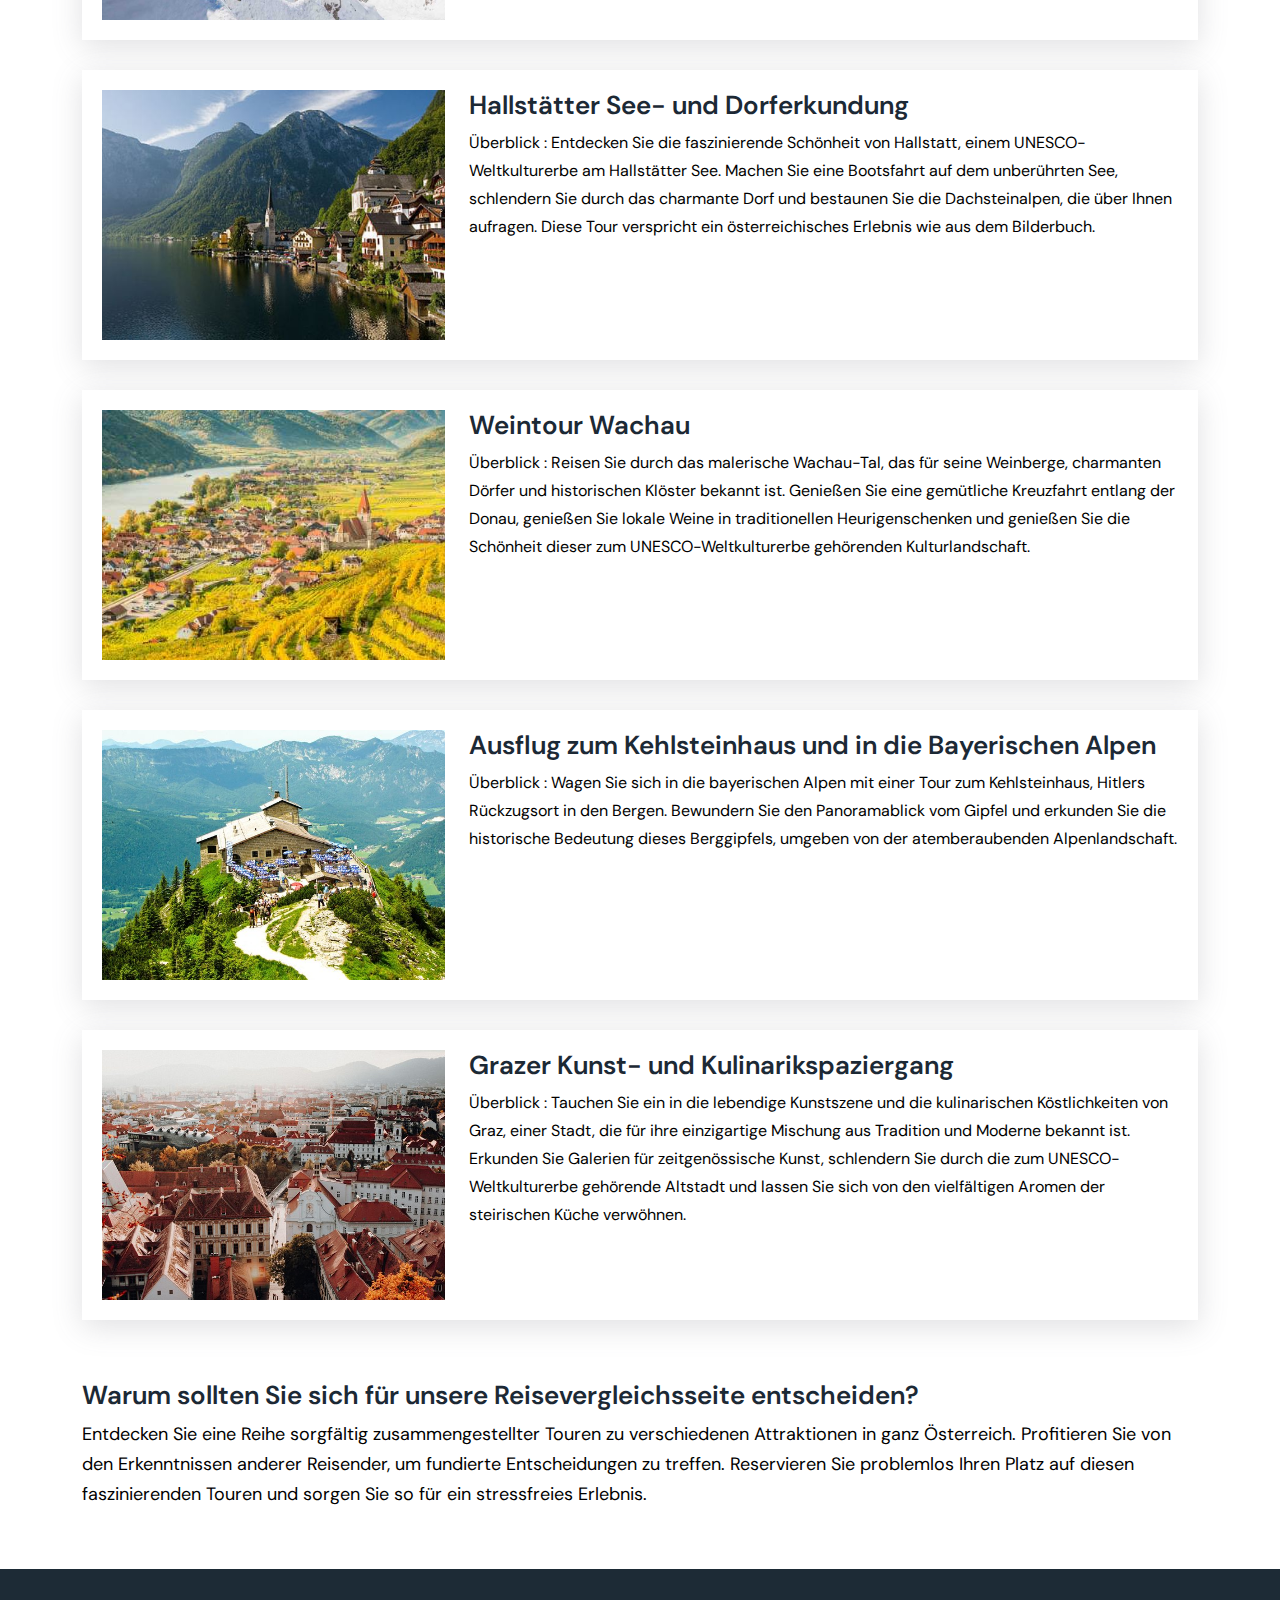
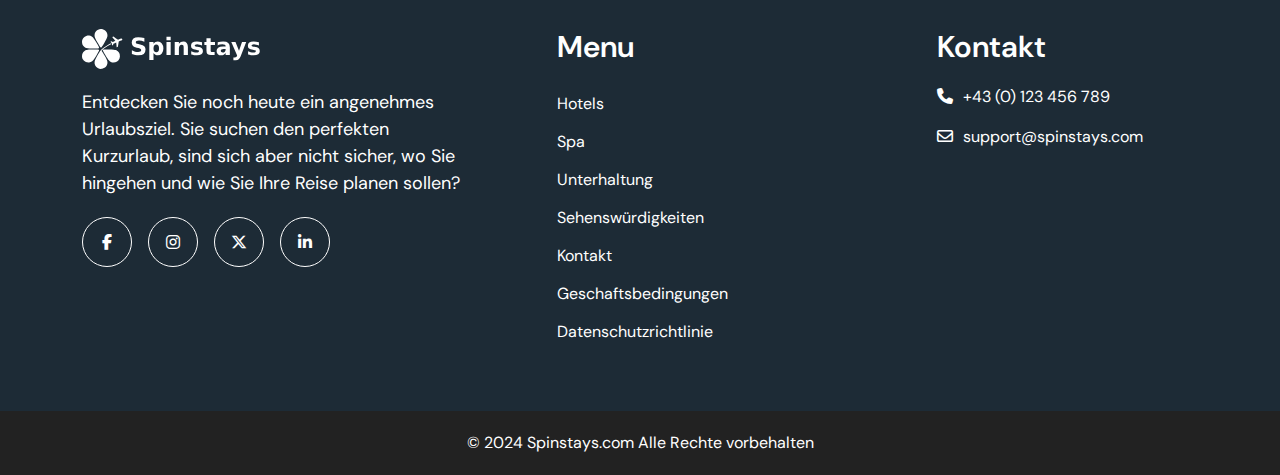
<file: sehenswurdigkeiten.html>
<!DOCTYPE html>
<html lang="en">

<head>
    <title>Sehenswürdigkeiten </title>
    <meta charset="utf-8">
    <meta name="viewport" content="width=device-width, initial-scale=1">
    <link rel="shortcut icon" href="img/fav.png" type="image/x-icon">
    <link href="css/bootstrap.min.css" rel="stylesheet">
    <link rel="stylesheet" href="css/style.css">
    <link rel="stylesheet" href="css/responsive.css">
    <link rel="stylesheet" href="https://cdnjs.cloudflare.com/ajax/libs/font-awesome/6.5.1/css/all.min.css">

</head>

<body>
    <!-- HTML CODE -->
    <!-- Header section -->
    <header class="header">
        <!-- top header -->
        <div class="traveltour-top-bar">
            <div class="container">
                <div class="top-header-inner">
                    <div class="top-bar-left">
                        <a href="tel:43(0)123456789"><i class="fa-solid fa-phone"></i> +43 (0) 123 456 789 </a>
                        <a href="mailto:support@spinstays.com"><i class="fa-regular fa-envelope"></i>
                            support@spinstays.com
                        </a>
                    </div>
                    <div class="top-bar-right">
                        <a href="#"><i class="fa-brands fa-facebook-f"></i></a>
                        <a href="#"><i class="fa-brands fa-instagram"></i></a>
                        <a href="#"><i class="fa-brands fa-x-twitter"></i></a>
                        <a href="#"><i class="fa-brands fa-linkedin-in"></i></a>
                    </div>
                </div>
            </div>
        </div>
        <!-- top header -->
        <!-- main header -->
        <div class="navigation page-header">
            <div class="container">
                <div class="navigation-inner">
                    <div class="d-flex justify-content-between align-items-center">
                        <div class="logo">
                            <a href="index.html">
                                <img src="img/logo.png" alt="logo">
                            </a>
                        </div>
                        <div class="sidenavs" id="mySidenavs">
                            <span class="closebtn" onclick="closeNav()"><i class="fa-solid fa-xmark"></i></span>
                            <ul>
                                <li><a href="hotels.html">Hotels </a></li>
                                <li><a href="spa.html">Spa </a></li>
                                <li><a href="unterhaltung.html">Unterhaltung </a></li>
                                <li><a href="sehenswurdigkeiten.html" class="active">Sehenswürdigkeiten </a></li>
                                <li><a href="kontakt.html">Kontakt </a></li>
                            </ul>
                        </div>
                        <div class="toggle-bar">
                            <span class="toggle_menu" onclick="openNav()"><i class="fa fa-bars"></i></span>
                        </div>
                    </div>
                </div>
            </div>
        </div>
        <!-- main header -->
    </header>
    <!-- Header section -->

    <!-- Banner section -->
    <div class="hero-section sightseeing">
        <div class="container">
            <div class="hero-inner">
                <h2>Sehenswürdigkeiten </h2>
            </div>
        </div>

    </div>
    <!-- Banner section -->



    <section class="treasure">
        <div class="container">
            <div class="treasure-text">
                <p>Österreich, ein Land voller Geschichte, Kultur und atemberaubender Landschaften, bietet eine
                    Schatzkammer an Erlebnissen, die darauf warten, entdeckt zu werden. Wir stellen Ihnen als
                    Reiseleiter eine Auswahl erstklassiger Touren vor, die Sie in den Charme und die Schönheit
                    Österreichs eintauchen lassen. </p>
            </div>
        </div>
    </section>


    <section class="austrian">
        <div class="container">
            <div class="austrian-inner">
                <div class="austrian-inner-box">
                    <div class="row">
                        <div class="col-lg-4">
                            <div class="oasis">
                                <div class="">
                                    <figure>
                                        <img src="img/Vienna.jpg" alt="">
                                    </figure>
                                </div>
                            </div>
                        </div>
                        <div class="col-lg-8">
                            <div class="oasis-text">
                                <h3>Tour zu den Highlights der Stadt Wien</h3>
                                <p>Überblick: Tauchen Sie bei einer Tour zu den Highlights der Stadt Wien in das Herz
                                    der österreichischen Hauptstadt ein. Bewundern Sie die architektonische Pracht des
                                    Schlosses Schönbrunn, erkunden Sie die historischen Straßen der Altstadt und
                                    genießen Sie das kulturelle Ambiente der Wiener Staatsoper. Diese Tour bietet einen
                                    umfassenden Überblick über das reiche Erbe Wiens.
                                </p>
                            </div>
                        </div>
                    </div>
                </div>
                <div class="austrian-inner-box">
                    <div class="row">
                        <div class="col-lg-4">
                            <div class="oasis">
                                <div class="">
                                    <figure>
                                        <img src="img/Salzburg-Sound.jpg" alt="">
                                    </figure>
                                </div>
                            </div>
                        </div>
                        <div class="col-lg-8">
                            <div class="oasis-text">
                                <h3>Salzburg Sound of Music Tour</h3>
                                <p> Überblick: Begeben Sie sich auf eine musikalische Reise durch die bezaubernde Stadt
                                    Salzburg, die Geburtsstadt Mozarts und Schauplatz des beliebten Films „The Sound of
                                    Music“. Besuchen Sie berühmte Drehorte wie den Mirabellgarten und das Kloster
                                    Nonnberg und genießen Sie gleichzeitig die atemberaubende Alpenlandschaft rund um
                                    Salzburg.
                                </p>
                            </div>
                        </div>
                    </div>
                </div>
                <div class="austrian-inner-box">
                    <div class="row">
                        <div class="col-lg-4">
                            <div class="oasis">
                                <div class="">
                                    <figure>
                                        <img src="img/Innsbruck-Alpine-Adventure.jpg" alt="">
                                    </figure>
                                </div>
                            </div>
                        </div>
                        <div class="col-lg-8">
                            <div class="oasis-text">
                                <h3>Innsbrucker Alpenabenteuer </h3>
                                <p> <span> Überblick</span> : Tauchen Sie mit einer Alpine Adventure-Tour in die alpinen
                                    Wunder von
                                    Innsbruck ein. Vom historischen Goldenen Dachl in der Altstadt bis zur
                                    atemberaubenden Nordkette zeigt diese Tour die perfekte Mischung aus kulturellem
                                    Erbe und natürlicher Schönheit.

                                </p>
                            </div>
                        </div>
                    </div>
                </div>
                <div class="austrian-inner-box">
                    <div class="row">
                        <div class="col-lg-4">
                            <div class="oasis">
                                <div class="">
                                    <figure>
                                        <img src="img/Hallstatt-lake.jpg" alt="">
                                    </figure>
                                </div>
                            </div>
                        </div>
                        <div class="col-lg-8">
                            <div class="oasis-text">
                                <h3> Hallstätter See- und Dorferkundung</h3>
                                <p><span>Überblick</span> : Entdecken Sie die faszinierende Schönheit von Hallstatt,
                                    einem
                                    UNESCO-Weltkulturerbe am Hallstätter See. Machen Sie eine Bootsfahrt auf dem
                                    unberührten See, schlendern Sie durch das charmante Dorf und bestaunen Sie die
                                    Dachsteinalpen, die über Ihnen aufragen. Diese Tour verspricht ein österreichisches
                                    Erlebnis wie aus dem Bilderbuch.
                                </p>
                            </div>
                        </div>
                    </div>
                </div>
                <div class="austrian-inner-box">
                    <div class="row">
                        <div class="col-lg-4">
                            <div class="oasis">
                                <div class="">
                                    <figure>
                                        <img src="img/Wachau-wine tour.jpg" alt="">
                                    </figure>
                                </div>
                            </div>
                        </div>
                        <div class="col-lg-8">
                            <div class="oasis-text">
                                <h3>Weintour Wachau </h3>
                                <p> <span>Überblick</span> : Reisen Sie durch das malerische Wachau-Tal, das für seine
                                    Weinberge, charmanten Dörfer und historischen Klöster bekannt ist. Genießen Sie eine
                                    gemütliche Kreuzfahrt entlang der Donau, genießen Sie lokale Weine in traditionellen
                                    Heurigenschenken und genießen Sie die Schönheit dieser zum
                                    UNESCO-Weltkulturerbe gehörenden Kulturlandschaft.

                                </p>
                            </div>
                        </div>
                    </div>
                </div>
                <div class="austrian-inner-box">
                    <div class="row">
                        <div class="col-lg-4">
                            <div class="oasis">
                                <div class="">
                                    <figure>
                                        <img src="img/Trip.jpg" alt="">
                                    </figure>
                                </div>
                            </div>
                        </div>
                        <div class="col-lg-8">
                            <div class="oasis-text">
                                <h3> Ausflug zum Kehlsteinhaus und in die Bayerischen Alpen</h3>
                                <p> <span>Überblick</span> : Wagen Sie sich in die bayerischen Alpen mit einer Tour zum
                                    Kehlsteinhaus,
                                    Hitlers Rückzugsort in den Bergen. Bewundern Sie den Panoramablick vom Gipfel und
                                    erkunden Sie die historische Bedeutung dieses Berggipfels, umgeben von der
                                    atemberaubenden Alpenlandschaft.

                                </p>
                            </div>
                        </div>
                    </div>
                </div>
                <div class="austrian-inner-box">
                    <div class="row">
                        <div class="col-lg-4">
                            <div class="oasis">
                                <div class="">
                                    <figure>
                                        <img src="img/Graz.jpg" alt="">
                                    </figure>
                                </div>
                            </div>
                        </div>
                        <div class="col-lg-8">
                            <div class="oasis-text">
                                <h3> Grazer Kunst- und Kulinarikspaziergang</h3>
                                <p> <span>Überblick</span> : Tauchen Sie ein in die lebendige Kunstszene und die
                                    kulinarischen Köstlichkeiten von Graz, einer Stadt, die für ihre einzigartige
                                    Mischung aus Tradition und Moderne bekannt ist. Erkunden Sie Galerien für
                                    zeitgenössische Kunst, schlendern Sie durch die zum UNESCO-Weltkulturerbe gehörende
                                    Altstadt und lassen Sie sich von den vielfältigen Aromen der steirischen Küche
                                    verwöhnen.


                                </p>
                            </div>
                        </div>
                    </div>
                </div>
            </div>
        </div>
    </section>

    <section class="discover">
        <div class="container">
            <div class="discover-box">
                <h4>Warum sollten Sie sich für unsere Reisevergleichsseite entscheiden?
                </h4>
                <p>Entdecken Sie eine Reihe sorgfältig zusammengestellter Touren zu verschiedenen Attraktionen in ganz
                    Österreich. Profitieren Sie von den Erkenntnissen anderer Reisender, um fundierte Entscheidungen zu
                    treffen. Reservieren Sie problemlos Ihren Platz auf diesen faszinierenden Touren und sorgen Sie so
                    für ein stressfreies Erlebnis. </p>
            </div>
        </div>
    </section>

    <!-- -->

    <footer class="footer">
        <div class="container">
            <div class="footer-inner">
                <div class="row">
                    <div class="col-lg-5">
                        <div class="footer-logo">
                            <figure>
                                <a href="index.html">
                                    <img src="img/logo.png" alt="">
                                </a>
                            </figure>
                            <div class="heute">
                                <p>Entdecken Sie noch heute ein angenehmes Urlaubsziel. Sie suchen den perfekten
                                    Kurzurlaub, sind sich aber nicht sicher, wo Sie hingehen und wie Sie Ihre Reise
                                    planen sollen? </p>

                            </div>
                            <div class="top-bar-soc">
                                <a href=""><i class="fa-brands fa-facebook-f"></i></a>
                                <a href=""><i class="fa-brands fa-instagram"></i></a>
                                <a href=""><i class="fa-brands fa-x-twitter"></i></a>
                                <a href=""><i class="fa-brands fa-linkedin-in"></i></a>

                            </div>
                        </div>
                    </div>
                    <div class="col-lg-4">
                        <div class="menu-footer">
                            <h3>menu</h3>
                            <ul>
                                <li><a href="hotels.html" class="">Hotels </a></li>
                                <li><a href="spa.html">Spa </a></li>
                                <li><a href="unterhaltung.html">Unterhaltung </a></li>
                                <li><a href="sehenswurdigkeiten.html">Sehenswürdigkeiten </a></li>
                                <li><a href="kontakt.html">Kontakt </a></li>
                                <li><a href="geschaftsbedingungen.html">Geschaftsbedingungen </a></li>
                                <li><a href="datenschutzrichtlinie.html">Datenschutzrichtlinie </a></li>
                            </ul>
                        </div>
                    </div>
                    <div class="col-lg-3">
                        <div class="menu-footer">
                            <h3>Kontakt</h3>
                            <div class="jealousy">
                                <a href="tel:43(0)123456789"><i class="fa-solid fa-phone"></i> +43 (0) 123 456 789 </a>
                                <a href="mailto:support@spinstays.com"><i class="fa-regular fa-envelope"></i>
                                    support@spinstays.com
                                </a>
                            </div>
                        </div>
                    </div>
                </div>
            </div>
        </div>
        <div class="footer-bottom">
            <div class="container">
                <p>© 2024 Spinstays.com Alle Rechte vorbehalten</p>
            </div>
        </div>
    </footer>




    <!-- HTML CODE -->
    <!-- JS FILE -->
    <script src="js/jquery.min.js"></script>
    <script src="js/bootstrap.bundle.min.js"></script>
    <script src="js/custom.js"></script>
    <script>
        const header = document.querySelector(".page-header");
        const toggleClass = "is-sticky";

        window.addEventListener("scroll", () => {
            const currentScroll = window.pageYOffset;
            if (currentScroll > 50) {
                header.classList.add(toggleClass);
            } else {
                header.classList.remove(toggleClass);
            }
        });
    </script>
</body>

</html>
</file>
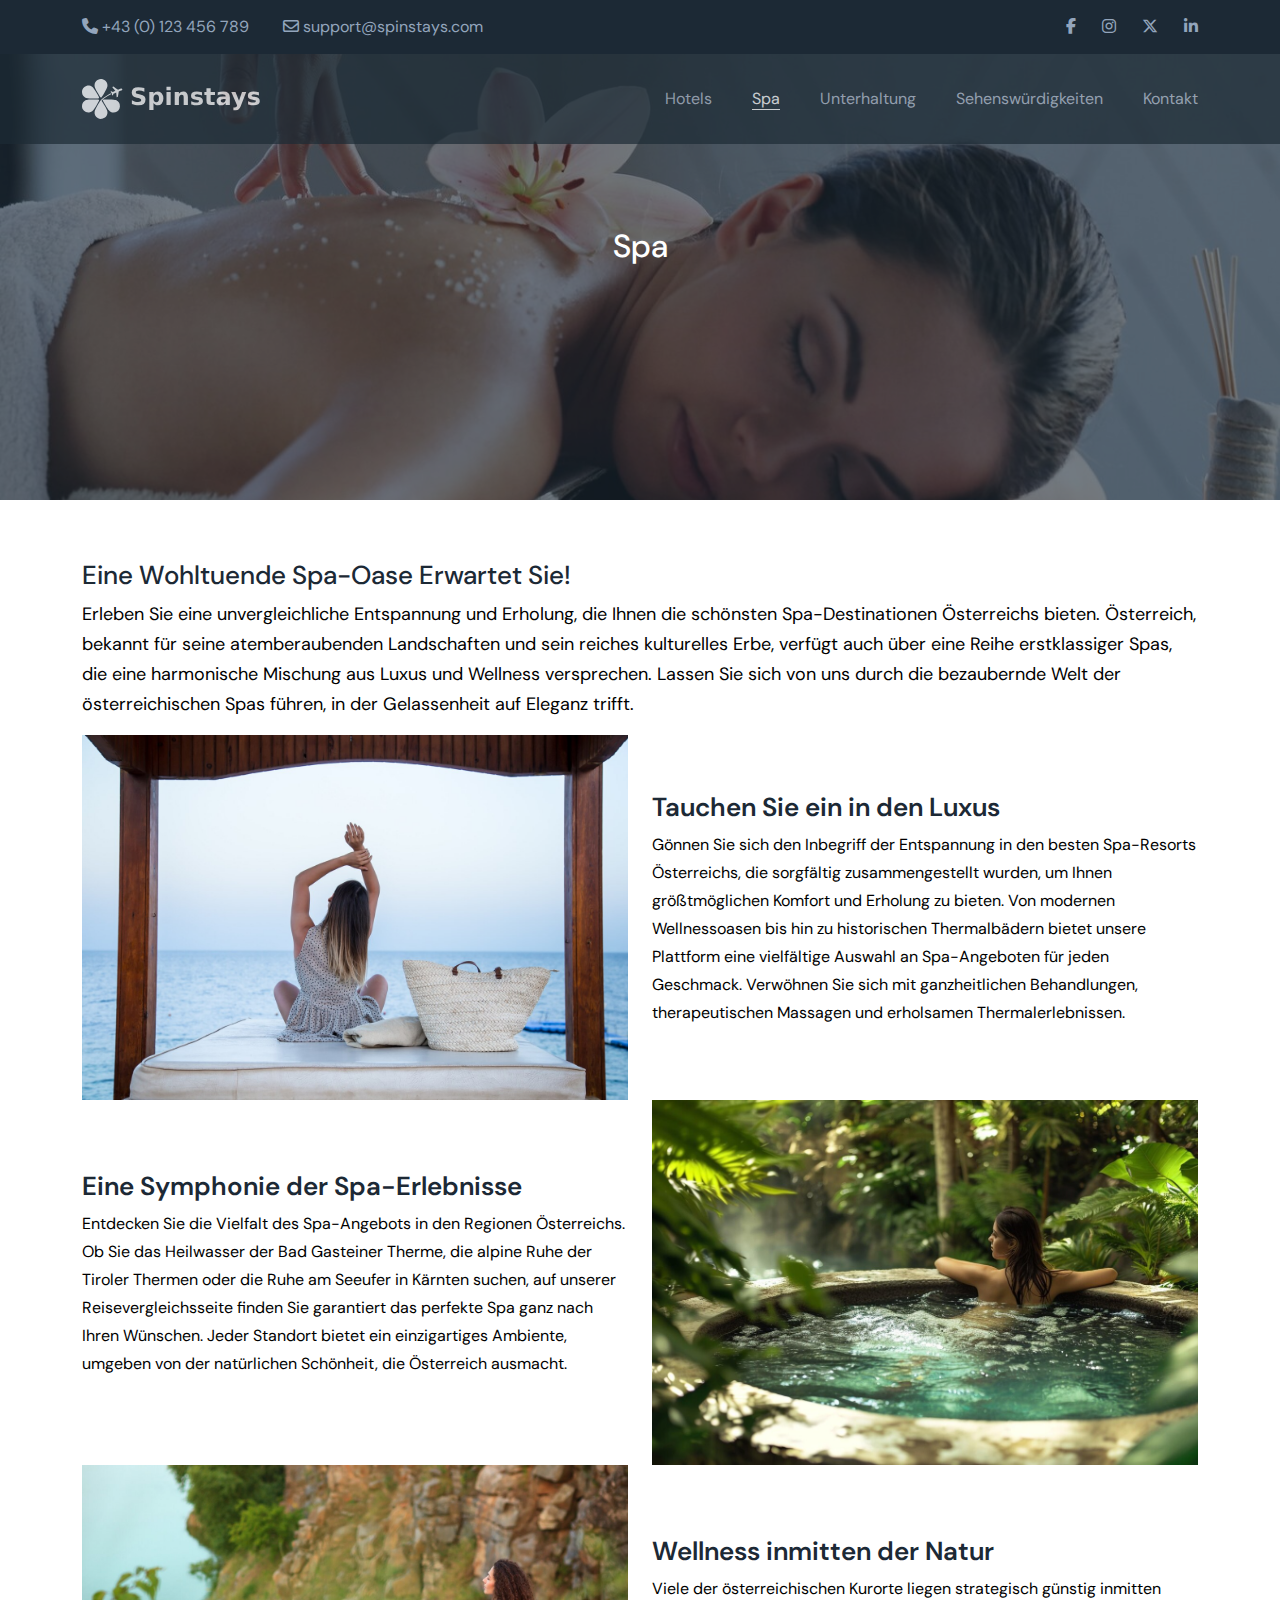
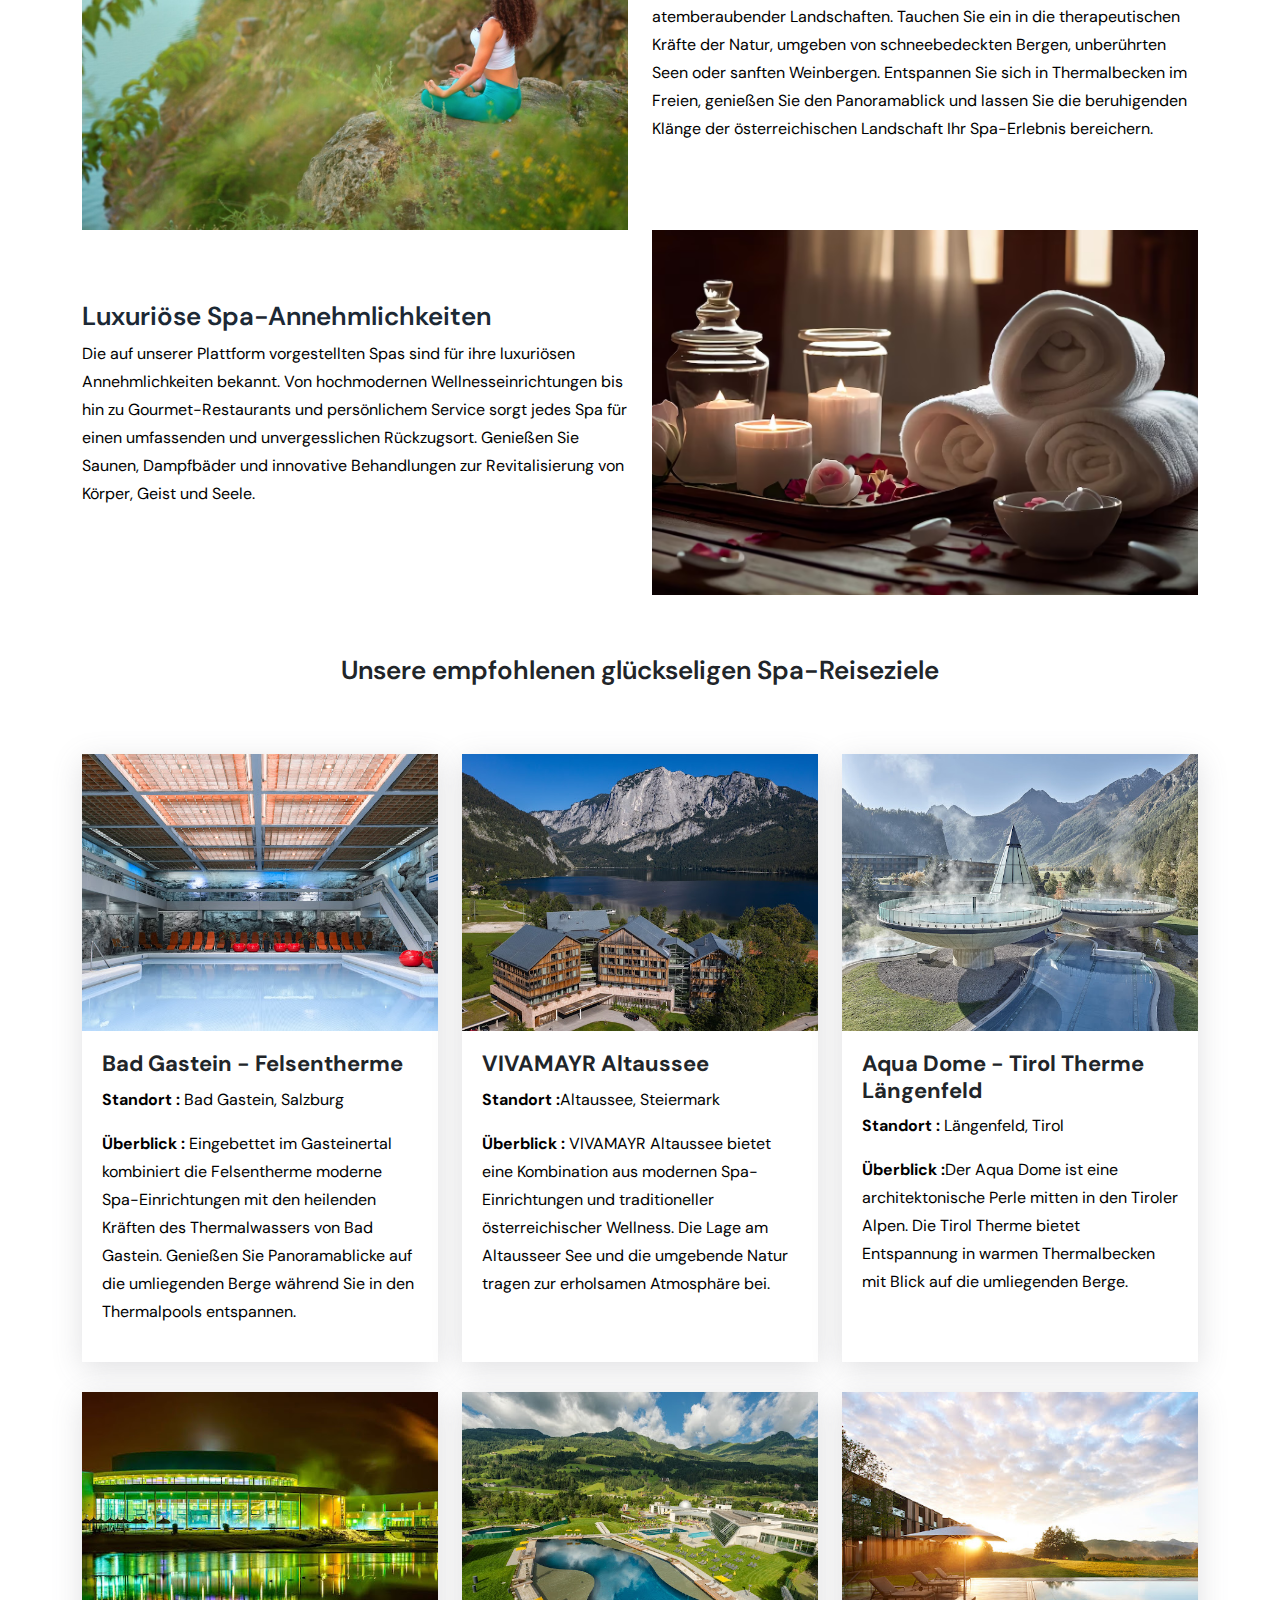
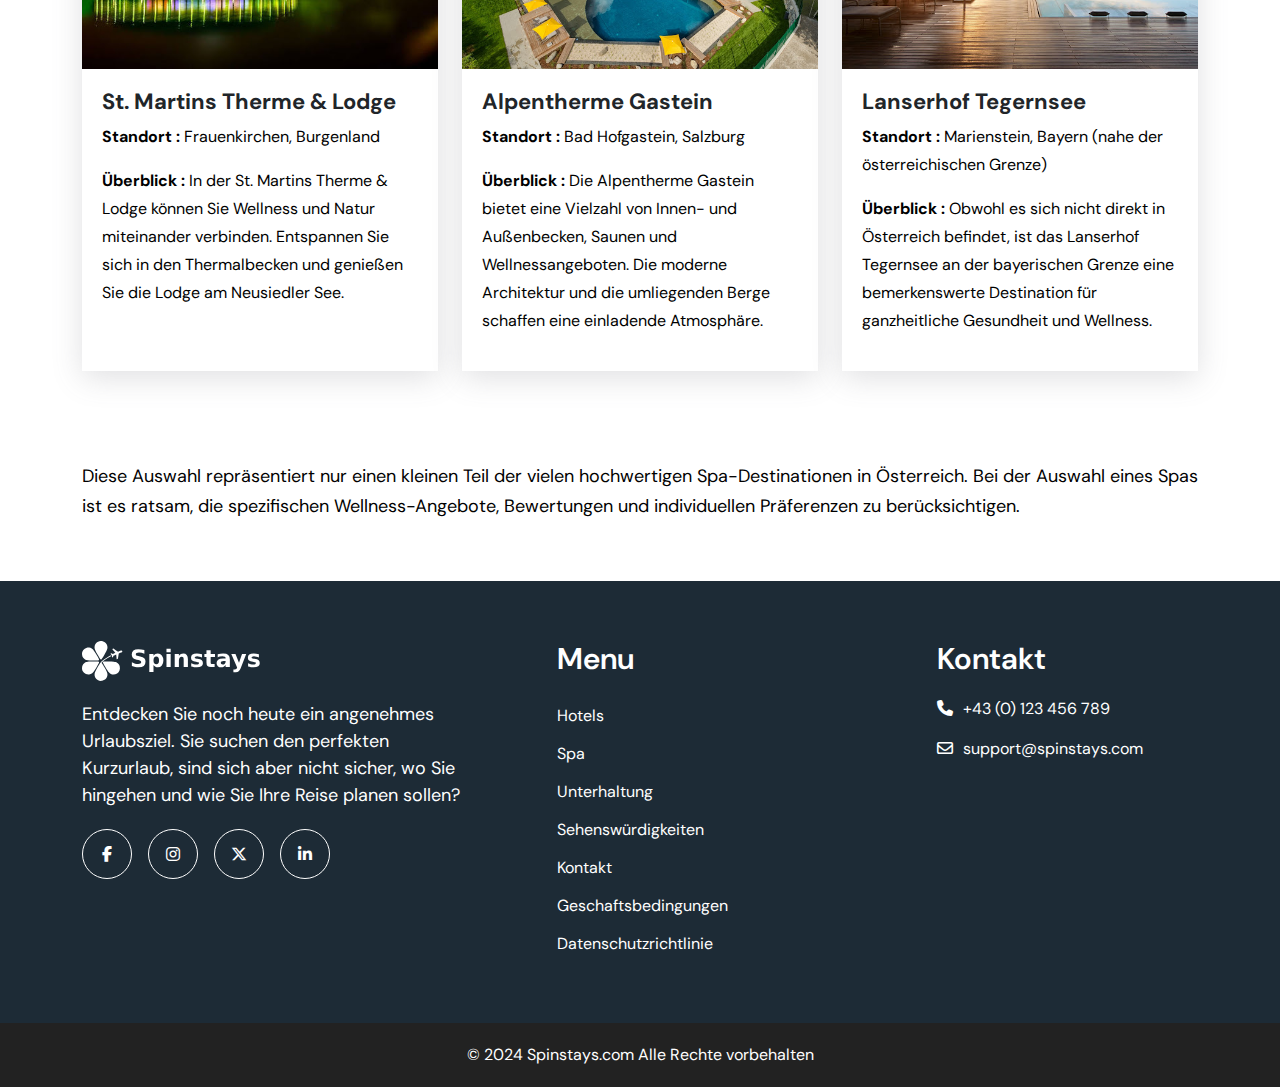
<file: spa.html>
<!DOCTYPE html>
<html lang="en">

<head>
    <title>Spa </title>
    <meta charset="utf-8">
    <meta name="viewport" content="width=device-width, initial-scale=1">
    <link rel="shortcut icon" href="img/fav.png" type="image/x-icon">
    <link href="css/bootstrap.min.css" rel="stylesheet">
    <link rel="stylesheet" href="css/style.css">
    <link rel="stylesheet" href="css/responsive.css">
    <link rel="stylesheet" href="https://cdnjs.cloudflare.com/ajax/libs/font-awesome/6.5.1/css/all.min.css">
</head>

<body>
    <!-- HTML CODE -->
    <!-- Header section -->
    <header class="header">
        <!-- top header -->
        <div class="traveltour-top-bar">
            <div class="container">
                <div class="top-header-inner">
                    <div class="top-bar-left">
                        <a href="tel:43(0)123456789"><i class="fa-solid fa-phone"></i> +43 (0) 123 456 789 </a>
                        <a href="mailto:support@spinstays.com"><i class="fa-regular fa-envelope"></i>
                            support@spinstays.com
                        </a>
                    </div>
                    <div class="top-bar-right">
                        <a href="#"><i class="fa-brands fa-facebook-f"></i></a>
                        <a href="#"><i class="fa-brands fa-instagram"></i></a>
                        <a href="#"><i class="fa-brands fa-x-twitter"></i></a>
                        <a href="#"><i class="fa-brands fa-linkedin-in"></i></a>
                    </div>
                </div>
            </div>
        </div>
        <!-- top header -->
        <!-- main header -->
        <div class="navigation page-header">
            <div class="container">
                <div class="navigation-inner">
                    <div class="d-flex justify-content-between align-items-center">
                        <div class="logo">
                            <a href="index.html">
                                <img src="img/logo.png" alt="logo">
                            </a>
                        </div>
                        <div class="sidenavs" id="mySidenavs">
                            <span class="closebtn" onclick="closeNav()"><i class="fa-solid fa-xmark"></i></span>
                            <ul>
                                <li><a href="hotels.html">Hotels </a></li>
                                <li><a href="spa.html" class="active">Spa </a></li>
                                <li><a href="unterhaltung.html">Unterhaltung </a></li>
                                <li><a href="sehenswurdigkeiten.html">Sehenswürdigkeiten </a></li>
                                <li><a href="kontakt.html">Kontakt </a></li>
                            </ul>
                        </div>
                        <div class="toggle-bar">
                            <span class="toggle_menu" onclick="openNav()"><i class="fa fa-bars"></i></span>
                        </div>
                    </div>
                </div>
            </div>
        </div>
        <!-- main header -->
    </header>
    <!-- Header section -->

    <!-- Banner section -->
    <div class="hero-section spa">
        <div class="container">
            <div class="hero-inner">
                <h2>Spa </h2>
            </div>
        </div>

    </div>
    <!-- Banner section -->

    <section class="oasis-awaits">
        <div class="container">
            <div class="oasis-awaits-inner">
                <div class="wohltuende">
                    <h3>Eine wohltuende Spa-Oase erwartet Sie! </h3>
                    <p>Erleben Sie eine unvergleichliche Entspannung und Erholung, die Ihnen die schönsten
                        Spa-Destinationen Österreichs bieten. Österreich, bekannt für seine atemberaubenden Landschaften
                        und sein reiches kulturelles Erbe, verfügt auch über eine Reihe erstklassiger Spas, die eine
                        harmonische Mischung aus Luxus und Wellness versprechen. Lassen Sie sich von uns durch die
                        bezaubernde Welt der österreichischen Spas führen, in der Gelassenheit auf Eleganz trifft.
                    </p>
                </div>
            </div>
            <div class="immerse">
                <div class="row">
                    <div class="col-lg-6">
                        <div class="immerseing">
                            <img src="img/Immerse.jpg" alt="">
                        </div>
                    </div>
                    <div class="col-lg-6">
                        <div class="immerse-text">
                            <h3>Tauchen Sie ein in den Luxus</h3>
                            <p>Gönnen Sie sich den Inbegriff der Entspannung in den besten Spa-Resorts Österreichs, die
                                sorgfältig zusammengestellt wurden, um Ihnen größtmöglichen Komfort und Erholung zu
                                bieten. Von modernen Wellnessoasen bis
                                hin zu historischen Thermalbädern bietet unsere Plattform eine vielfältige Auswahl an
                                Spa-Angeboten für jeden Geschmack. Verwöhnen Sie sich mit ganzheitlichen Behandlungen,
                                therapeutischen Massagen und erholsamen Thermalerlebnissen.
                            </p>
                        </div>
                    </div>
                </div>
            </div>
            <div class="immerse one">
                <div class="row">
                    <div class="col-lg-6">
                        <div class="immerse-text">
                            <h3>Eine Symphonie der Spa-Erlebnisse</h3>
                            <p>Entdecken Sie die Vielfalt des Spa-Angebots in den Regionen Österreichs. Ob Sie das
                                Heilwasser der Bad Gasteiner Therme, die alpine Ruhe der Tiroler Thermen oder die Ruhe
                                am Seeufer in Kärnten suchen, auf unserer Reisevergleichsseite finden Sie garantiert das
                                perfekte Spa ganz nach Ihren Wünschen. Jeder Standort bietet ein einzigartiges Ambiente,
                                umgeben von der natürlichen Schönheit, die Österreich ausmacht.
                            </p>
                        </div>
                    </div>
                    <div class="col-lg-6">
                        <div class="immerseing">
                            <img src="img/Eine.jpg" alt="">
                        </div>
                    </div>

                </div>
            </div>
            <div class="immerse">
                <div class="row">
                    <div class="col-lg-6">
                        <div class="immerseing">
                            <img src="img/Wellness.jpg" alt="">
                        </div>
                    </div>
                    <div class="col-lg-6">
                        <div class="immerse-text">
                            <h3>Wellness inmitten der Natur</h3>
                            <p>Viele der österreichischen Kurorte liegen strategisch günstig inmitten atemberaubender
                                Landschaften. Tauchen Sie ein in die therapeutischen Kräfte der Natur, umgeben von
                                schneebedeckten Bergen, unberührten Seen oder sanften Weinbergen. Entspannen Sie sich in
                                Thermalbecken im Freien, genießen Sie den Panoramablick und lassen Sie die beruhigenden
                                Klänge der österreichischen Landschaft Ihr Spa-Erlebnis bereichern.
                            </p>
                        </div>
                    </div>


                </div>
            </div>
            <div class="immerse one">
                <div class="row">
                    <div class="col-lg-6">
                        <div class="immerse-text">
                            <h3>Luxuriöse Spa-Annehmlichkeiten</h3>
                            <p>Die auf unserer Plattform vorgestellten Spas sind für ihre luxuriösen Annehmlichkeiten
                                bekannt. Von hochmodernen Wellnesseinrichtungen bis hin zu Gourmet-Restaurants und
                                persönlichem Service sorgt jedes Spa für einen umfassenden und unvergesslichen
                                Rückzugsort. Genießen Sie Saunen, Dampfbäder und innovative Behandlungen zur
                                Revitalisierung von Körper, Geist und Seele.
                            </p>
                        </div>
                    </div>
                    <div class="col-lg-6">
                        <div class="immerseing">
                            <img src="img/Luxurious.avif" alt="">
                        </div>
                    </div>

                </div>
            </div>
        </div>
    </section>


    <section class="choose-hotel">
        <div class="container">
            <div class="choose-hotel-inner">
                <h3>Unsere empfohlenen glückseligen Spa-Reiseziele
                </h3>
            </div>
            <div class="choose-hotel-box">
                <div class="row">
                    <div class="col-lg-4">
                        <div class="fame-talk">
                            <div class="amanruya">
                                <figure>
                                    <a href="https://www.felsentherme.com/" target="_blank">
                                        <img src="img/Bad-Gastein-Felsentherme.jpg" alt="">
                                    </a>
                                </figure>
                                <div class="amanruya-text">
                                    <h3>Bad Gastein - Felsentherme</h3>
                                    <p><span>Standort :</span> Bad Gastein, Salzburg </p>
                                    <p><span>Überblick :</span> Eingebettet im Gasteinertal kombiniert die Felsentherme
                                        moderne Spa-Einrichtungen mit den heilenden Kräften des
                                        Thermalwassers von Bad Gastein. Genießen Sie Panoramablicke auf die umliegenden
                                        Berge während Sie in den Thermalpools entspannen.
                                    </p>
                                </div>
                            </div>
                        </div>
                    </div>
                    <div class="col-lg-4">
                        <div class="fame-talk">
                            <div class="amanruya">
                                <figure>
                                    <a href="https://www.mayrlife.com/de" target="_blank">
                                        <img src="img/VIVAMAYR-Altaussee.jpg" alt="">
                                    </a>
                                </figure>
                                <div class="amanruya-text">
                                    <h3>VIVAMAYR Altaussee</h3>
                                    <p><span>Standort :</span>Altaussee, Steiermark </p>
                                    <p><span>Überblick :</span> VIVAMAYR Altaussee bietet eine Kombination aus modernen
                                        Spa-Einrichtungen und traditioneller österreichischer Wellness. Die Lage am
                                        Altausseer See und die umgebende Natur tragen zur
                                        erholsamen Atmosphäre bei.

                                    </p>
                                </div>
                            </div>
                        </div>
                    </div>
                    <div class="col-lg-4">
                        <div class="fame-talk">
                            <div class="amanruya">
                                <figure>
                                    <a href="https://www.aqua-dome.at/en/" target="_blank">
                                        <img src="img/Aqua-Dome.jpg" alt=""></a>
                                </figure>
                                <div class="amanruya-text">
                                    <h3>Aqua Dome - Tirol Therme Längenfeld</h3>
                                    <p><span>Standort :</span> Längenfeld, Tirol </p>
                                    <p><span>Überblick :</span>Der Aqua Dome ist eine architektonische Perle mitten in
                                        den Tiroler Alpen. Die Tirol Therme bietet Entspannung in warmen
                                        Thermalbecken mit Blick auf die umliegenden Berge.
                                    </p>
                                </div>
                            </div>
                        </div>
                    </div>
                    <div class="col-lg-4">
                        <div class="fame-talk">
                            <div class="amanruya">
                                <figure>
                                    <a href="https://www.stmartins.at/en" target="_blank">
                                        <img src="img/St-Martins-Therme.jpg" alt=""></a>
                                </figure>
                                <div class="amanruya-text">
                                    <h3>St. Martins Therme & Lodge</h3>
                                    <p><span>Standort :</span> Frauenkirchen, Burgenland
                                    </p>
                                    <p><span>Überblick :</span> In der St. Martins Therme & Lodge können Sie Wellness
                                        und Natur miteinander verbinden. Entspannen Sie sich in den
                                        Thermalbecken und genießen Sie die Lodge am Neusiedler See.
                                </div>
                            </div>
                        </div>
                    </div>
                    <div class="col-lg-4">
                        <div class="fame-talk">
                            <div class="amanruya">
                                <figure>
                                    <a href="https://www.alpentherme.com/de 
                                    " target="_blank">
                                        <img src="img/Alpentherme-Gastein.jpg" alt=""></a>
                                </figure>
                                <div class="amanruya-text">
                                    <h3>Alpentherme Gastein </h3>
                                    <p><span>Standort :</span> Bad Hofgastein, Salzburg </p>
                                    <p><span>Überblick :</span> Die Alpentherme Gastein bietet eine Vielzahl von Innen-
                                        und Außenbecken, Saunen und Wellnessangeboten. Die moderne
                                        Architektur und die umliegenden Berge schaffen eine einladende Atmosphäre.
                                </div>
                            </div>
                        </div>
                    </div>
                    <div class="col-lg-4">
                        <div class="fame-talk">
                            <div class="amanruya">
                                <figure>
                                    <a href="https://lanserhof.com/de/lanserhof-tegernsee/" target="_blank">
                                        <img src="img/Lanserhof-Tegernsee.jpg" alt=""></a>
                                </figure>
                                <div class="amanruya-text">
                                    <h3>Lanserhof Tegernsee</h3>
                                    <p><span>Standort :</span> Marienstein, Bayern (nahe der österreichischen Grenze)
                                    </p>
                                    <p><span>Überblick :</span> Obwohl es sich nicht direkt in Österreich befindet, ist
                                        das Lanserhof Tegernsee an der bayerischen Grenze eine bemerkenswerte
                                        Destination für ganzheitliche Gesundheit und Wellness.

                                    </p>
                                </div>
                            </div>
                        </div>
                    </div>
                </div>
            </div>
        </div>
    </section>

    <section class="discover">
        <div class="container">
            <div class="discover-box">
                <p>Diese Auswahl repräsentiert nur einen kleinen Teil der vielen hochwertigen Spa-Destinationen in
                    Österreich. Bei der Auswahl eines Spas ist es ratsam, die spezifischen Wellness-Angebote,
                    Bewertungen und individuellen Präferenzen zu berücksichtigen.
                </p>
            </div>
        </div>
    </section>



    <!-- -->

    <footer class="footer">
        <div class="container">
            <div class="footer-inner">
                <div class="row">
                    <div class="col-lg-5">
                        <div class="footer-logo">
                            <figure>
                                <a href="index.html">
                                    <img src="img/logo.png" alt="">
                                </a>
                            </figure>
                            <div class="heute">
                                <p>Entdecken Sie noch heute ein angenehmes Urlaubsziel. Sie suchen den perfekten
                                    Kurzurlaub, sind sich aber nicht sicher, wo Sie hingehen und wie Sie Ihre Reise
                                    planen sollen? </p>

                            </div>
                            <div class="top-bar-soc">
                                <a href=""><i class="fa-brands fa-facebook-f"></i></a>
                                <a href=""><i class="fa-brands fa-instagram"></i></a>
                                <a href=""><i class="fa-brands fa-x-twitter"></i></a>
                                <a href=""><i class="fa-brands fa-linkedin-in"></i></a>

                            </div>
                        </div>
                    </div>
                    <div class="col-lg-4">
                        <div class="menu-footer">
                            <h3>menu</h3>
                            <ul>
                                <li><a href="hotels.html" class="">Hotels </a></li>
                                <li><a href="spa.html">Spa </a></li>
                                <li><a href="unterhaltung.html">Unterhaltung </a></li>
                                <li><a href="sehenswurdigkeiten.html">Sehenswürdigkeiten </a></li>
                                <li><a href="kontakt.html">Kontakt </a></li>
                                <li><a href="geschaftsbedingungen.html">Geschaftsbedingungen </a></li>
                                <li><a href="datenschutzrichtlinie.html">Datenschutzrichtlinie </a></li>
                            </ul>
                        </div>
                    </div>
                    <div class="col-lg-3">
                        <div class="menu-footer">
                            <h3>Kontakt</h3>
                            <div class="jealousy">
                                <a href="tel:43(0)123456789"><i class="fa-solid fa-phone"></i> +43 (0) 123 456 789 </a>
                                <a href="mailto:support@spinstays.com"><i class="fa-regular fa-envelope"></i>
                                    support@spinstays.com
                                </a>
                            </div>
                        </div>
                    </div>
                </div>
            </div>
        </div>
        <div class="footer-bottom">
            <div class="container">
                <p>© 2024 Spinstays.com Alle Rechte vorbehalten</p>
            </div>
        </div>

    </footer>




    <!-- HTML CODE -->
    <!-- JS FILE -->
    <script src="js/jquery.min.js"></script>
    <script src="js/bootstrap.bundle.min.js"></script>
    <script src="js/custom.js"></script>
    <script>
        const header = document.querySelector(".page-header");
        const toggleClass = "is-sticky";

        window.addEventListener("scroll", () => {
            const currentScroll = window.pageYOffset;
            if (currentScroll > 50) {
                header.classList.add(toggleClass);
            } else {
                header.classList.remove(toggleClass);
            }
        });
    </script>
</body>

</html>
</file>
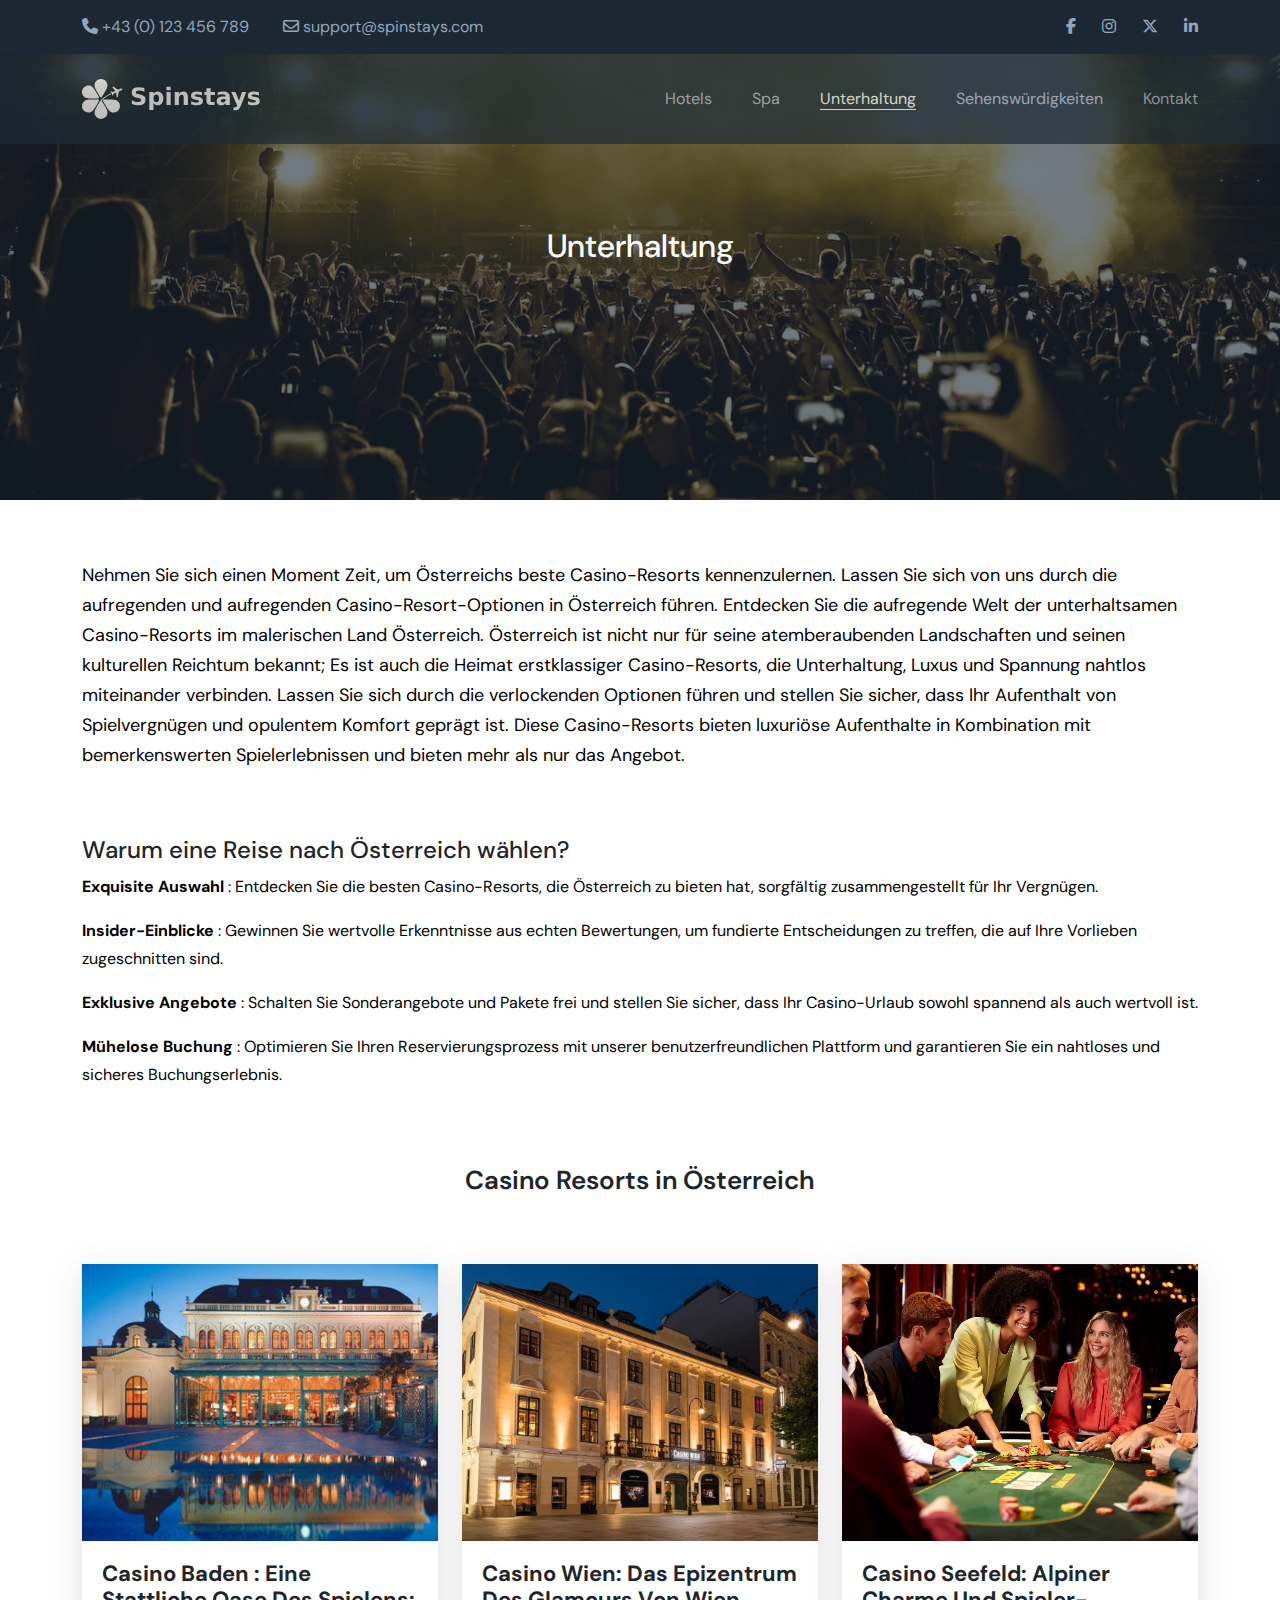
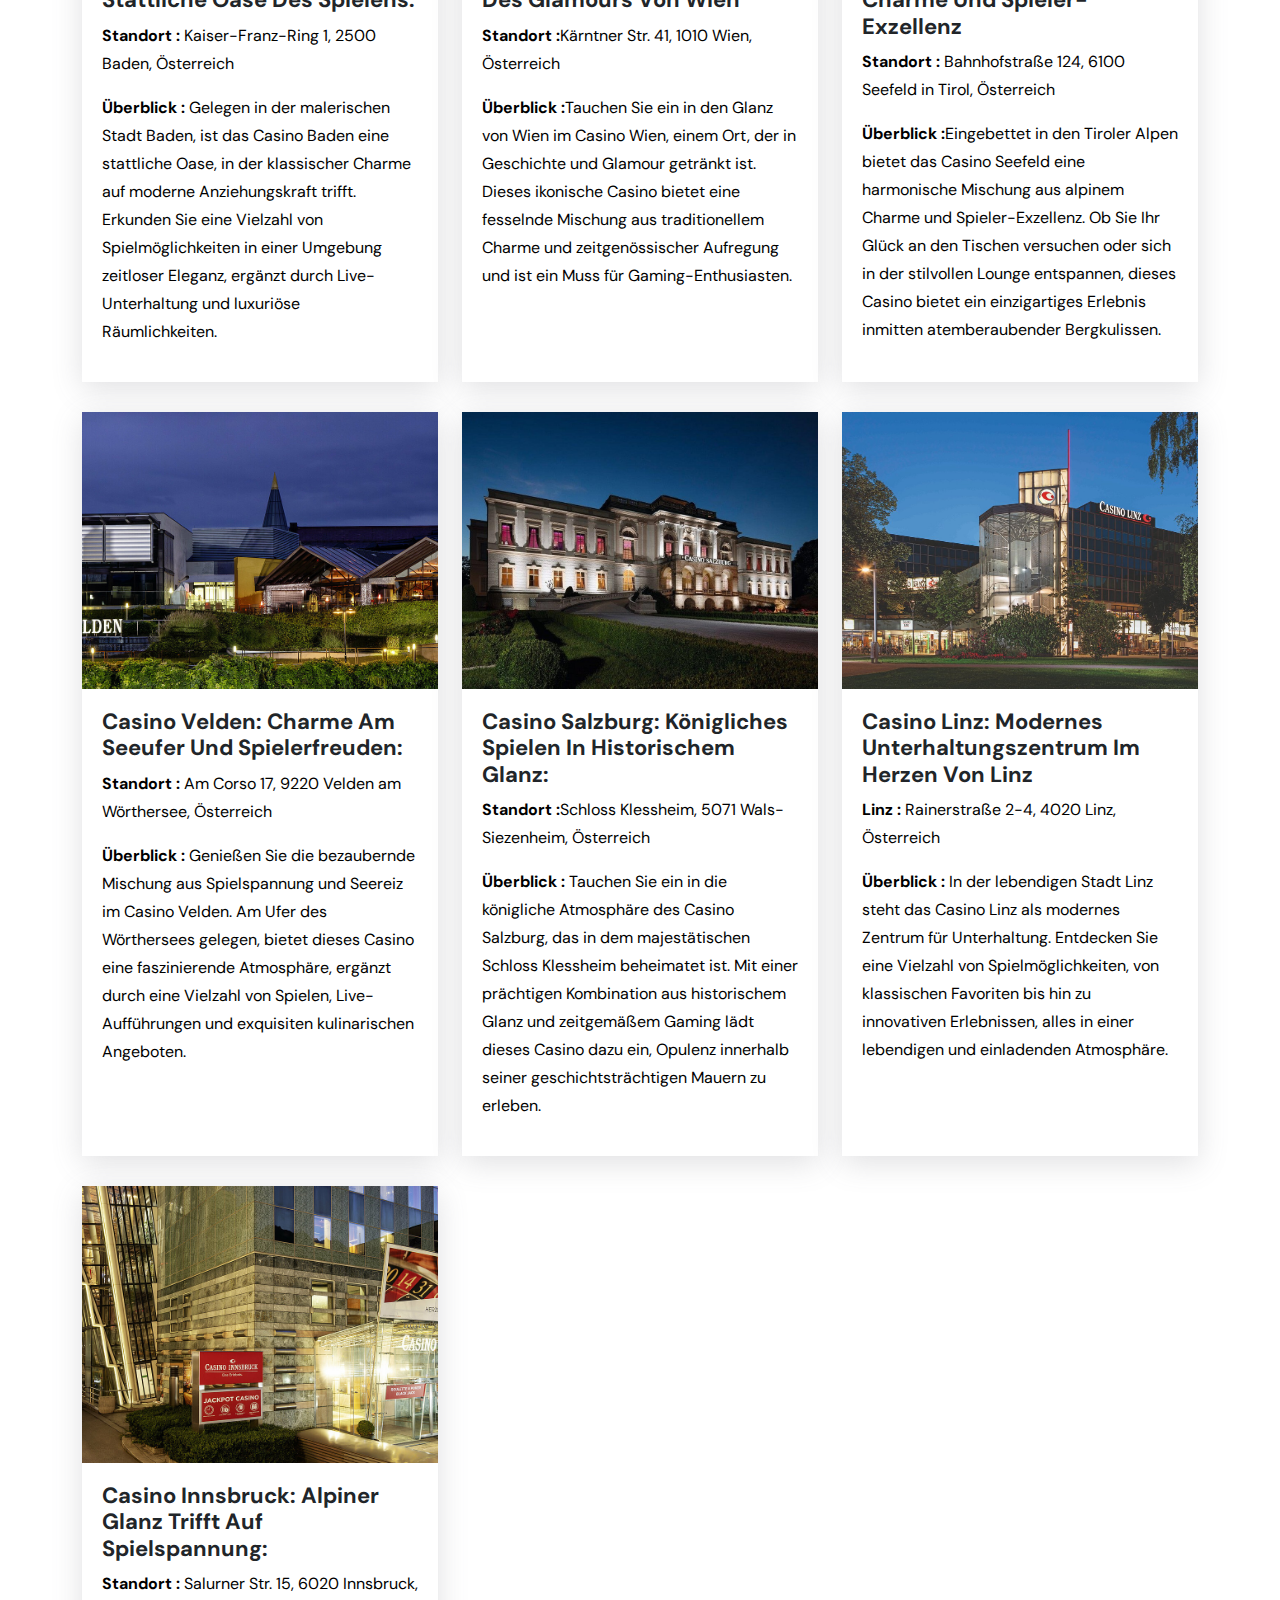
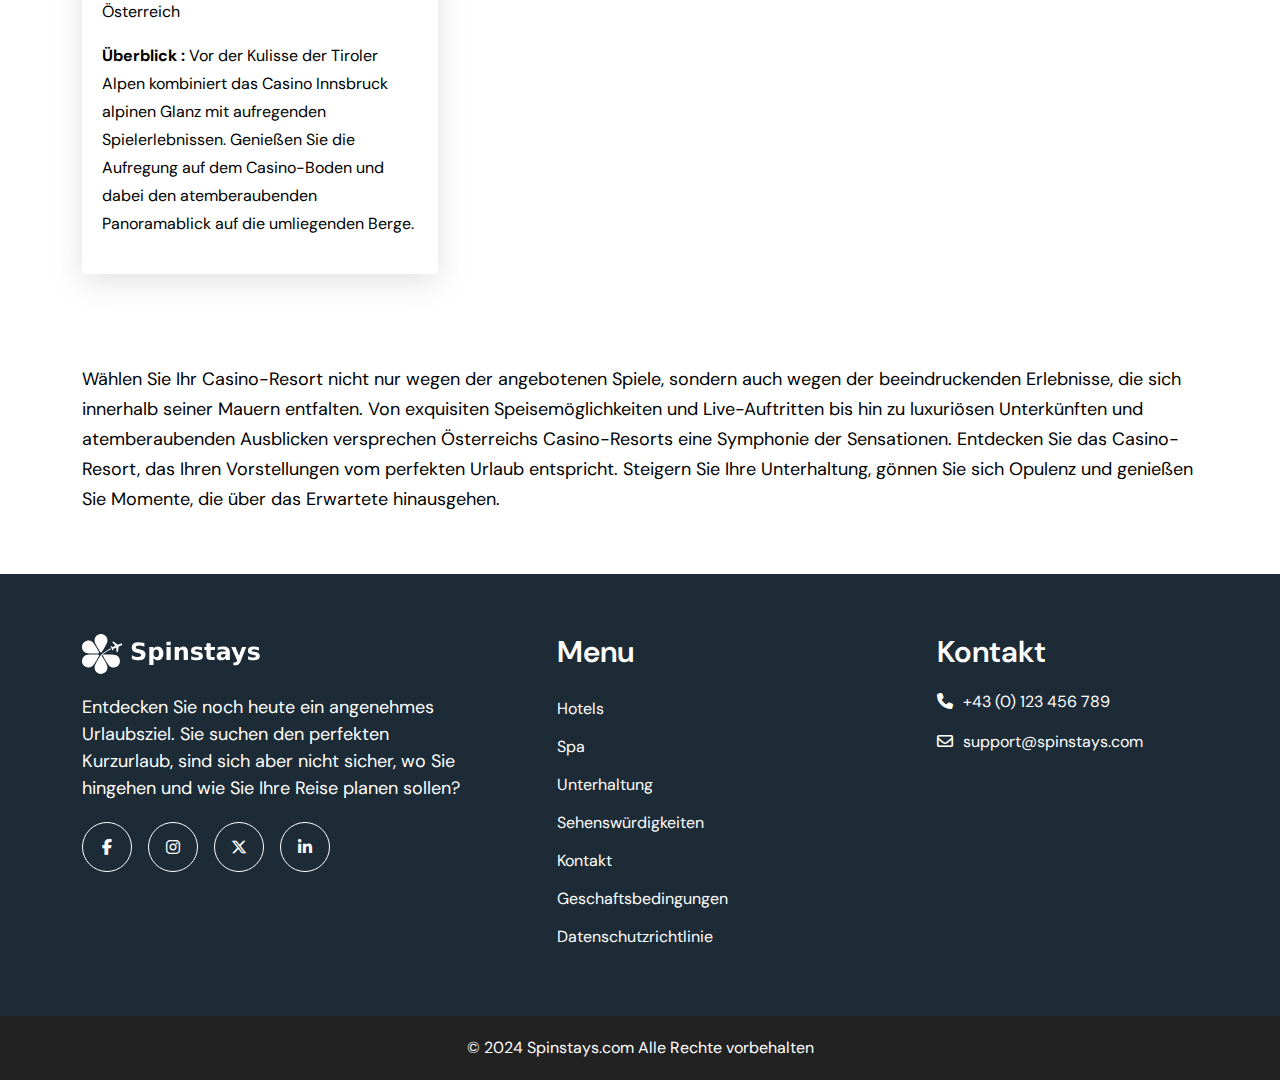
<file: unterhaltung.html>
<!DOCTYPE html>
<html lang="en">

<head>
    <title>Unterhaltung </title>
    <meta charset="utf-8">
    <meta name="viewport" content="width=device-width, initial-scale=1">
    <link rel="shortcut icon" href="img/fav.png" type="image/x-icon">
    <link href="css/bootstrap.min.css" rel="stylesheet">
    <link rel="stylesheet" href="css/style.css">
    <link rel="stylesheet" href="css/responsive.css">
    <link rel="stylesheet" href="https://cdnjs.cloudflare.com/ajax/libs/font-awesome/6.5.1/css/all.min.css">

</head>

<body>
    <!-- HTML CODE -->
    <!-- Header section -->
    <header class="header">
        <!-- top header -->
        <div class="traveltour-top-bar">
            <div class="container">
                <div class="top-header-inner">
                    <div class="top-bar-left">
                        <a href="tel:43(0)123456789"><i class="fa-solid fa-phone"></i> +43 (0) 123 456 789 </a>
                        <a href="mailto:support@spinstays.com"><i class="fa-regular fa-envelope"></i>
                            support@spinstays.com
                        </a>
                    </div>
                    <div class="top-bar-right">
                        <a href="#"><i class="fa-brands fa-facebook-f"></i></a>
                        <a href="#"><i class="fa-brands fa-instagram"></i></a>
                        <a href="#"><i class="fa-brands fa-x-twitter"></i></a>
                        <a href="#"><i class="fa-brands fa-linkedin-in"></i></a>
                    </div>
                </div>
            </div>
        </div>
        <!-- top header -->
        <!-- main header -->
        <div class="navigation page-header">
            <div class="container">
                <div class="navigation-inner">
                    <div class="d-flex justify-content-between align-items-center">
                        <div class="logo">
                            <a href="index.html">
                                <img src="img/logo.png" alt="logo">
                            </a>
                        </div>
                        <div class="sidenavs" id="mySidenavs">
                            <span class="closebtn" onclick="closeNav()"><i class="fa-solid fa-xmark"></i></span>
                            <ul>
                                <li><a href="hotels.html">Hotels </a></li>
                                <li><a href="spa.html">Spa </a></li>
                                <li><a href="unterhaltung.html" class="active">Unterhaltung </a></li>
                                <li><a href="sehenswurdigkeiten.html">Sehenswürdigkeiten </a></li>
                                <li><a href="kontakt.html">Kontakt </a></li>
                            </ul>
                        </div>
                        <div class="toggle-bar">
                            <span class="toggle_menu" onclick="openNav()"><i class="fa fa-bars"></i></span>
                        </div>
                    </div>
                </div>
            </div>
        </div>
        <!-- main header -->
    </header>
    <!-- Header section -->

    <!-- Banner section -->
    <div class="hero-section entertainment">
        <div class="container">
            <div class="hero-inner">
                <h2>Unterhaltung </h2>
            </div>
        </div>

    </div>
    <!-- Banner section -->

    <section class="oasis-awaits">
        <div class="container">
            <div class="oasis-awaits-inner">
                <div class="wohltuende">
                    <p>Nehmen Sie sich einen Moment Zeit, um Österreichs beste Casino-Resorts kennenzulernen. Lassen Sie
                        sich von uns durch die aufregenden und aufregenden Casino-Resort-Optionen in Österreich führen.
                        Entdecken Sie die aufregende Welt der unterhaltsamen Casino-Resorts im malerischen Land
                        Österreich. Österreich ist nicht nur für seine atemberaubenden Landschaften und seinen
                        kulturellen Reichtum bekannt; Es ist auch die Heimat erstklassiger Casino-Resorts, die
                        Unterhaltung, Luxus und Spannung nahtlos miteinander verbinden. Lassen Sie sich durch die
                        verlockenden Optionen führen und stellen Sie sicher, dass Ihr Aufenthalt von Spielvergnügen und
                        opulentem Komfort geprägt ist. Diese Casino-Resorts bieten luxuriöse Aufenthalte in Kombination
                        mit bemerkenswerten Spielerlebnissen und bieten mehr als nur das Angebot.
                    </p>
                </div>
                <div class="wohltuendekad">
                    <h4>Warum eine Reise nach Österreich wählen?
                    </h4>
                    <p><span>Exquisite Auswahl</span> : Entdecken Sie die besten Casino-Resorts, die Österreich zu
                        bieten hat,
                        sorgfältig zusammengestellt für Ihr Vergnügen. </p>
                    <p><span>Insider-Einblicke</span> : Gewinnen Sie wertvolle Erkenntnisse aus echten Bewertungen, um
                        fundierte
                        Entscheidungen zu treffen, die auf Ihre Vorlieben zugeschnitten sind.
                    </p>
                    <p><span>Exklusive Angebote</span> : Schalten Sie Sonderangebote und Pakete frei und stellen Sie
                        sicher, dass Ihr
                        Casino-Urlaub sowohl spannend als auch wertvoll ist.
                    </p>
                    <p><span>Mühelose Buchung</span> : Optimieren Sie Ihren Reservierungsprozess mit unserer
                        benutzerfreundlichen
                        Plattform und garantieren Sie ein nahtloses und sicheres Buchungserlebnis. </p>
                </div>
            </div>
        </div>
    </section>


    <section class="choose-hotel">
        <div class="container">
            <div class="choose-hotel-inner">
                <h3>Casino Resorts in Österreich </h3>
            </div>
            <div class="choose-hotel-box">
                <div class="row">
                    <div class="col-lg-4">
                        <div class="fame-talk">
                            <div class="amanruya">
                                <figure>
                                    <a href=" https://www.casinos.at/casinos/baden" target="_blank">
                                        <img src="img/Casino-Baden.jpg" alt="">
                                    </a>
                                </figure>
                                <div class="amanruya-text">
                                    <h3>Casino Baden : Eine stattliche Oase des Spielens:
                                    </h3>
                                    <p><span>Standort :</span> Kaiser-Franz-Ring 1, 2500 Baden, Österreich </p>
                                    <p><span>Überblick :</span> Gelegen in der malerischen Stadt Baden, ist das Casino
                                        Baden eine stattliche Oase, in der klassischer Charme auf moderne
                                        Anziehungskraft trifft. Erkunden Sie eine Vielzahl von Spielmöglichkeiten in
                                        einer Umgebung zeitloser Eleganz, ergänzt durch Live-Unterhaltung und luxuriöse
                                        Räumlichkeiten.
                                    </p>
                                </div>
                            </div>
                        </div>
                    </div>
                    <div class="col-lg-4">
                        <div class="fame-talk">
                            <div class="amanruya">
                                <figure>
                                    <a href="https://www.casinos.at/casinos/wien " target="_blank">
                                        <img src="img/Casino-Wien.jpg" alt="">
                                    </a>
                                </figure>
                                <div class="amanruya-text">
                                    <h3>Casino Wien: Das Epizentrum des Glamours von Wien</h3>
                                    <p><span>Standort :</span>Kärntner Str. 41, 1010 Wien, Österreich
                                    </p>
                                    <p><span>Überblick :</span>Tauchen Sie ein in den Glanz von Wien im Casino Wien,
                                        einem Ort, der in Geschichte und Glamour getränkt ist. Dieses ikonische Casino
                                        bietet eine fesselnde Mischung aus traditionellem Charme und zeitgenössischer
                                        Aufregung und ist ein Muss für Gaming-Enthusiasten.

                                    </p>
                                </div>
                            </div>
                        </div>
                    </div>
                    <div class="col-lg-4">
                        <div class="fame-talk">
                            <div class="amanruya">
                                <figure>
                                    <a href="https://www.casinos.at/casinos/seefeld/ueber-uns" target="_blank">
                                        <img src="img/Casino-Seefeld.webp" alt=""></a>
                                </figure>
                                <div class="amanruya-text">
                                    <h3> Casino Seefeld: Alpiner Charme und Spieler-Exzellenz</h3>
                                    <p><span>Standort :</span> Bahnhofstraße 124, 6100 Seefeld in Tirol, Österreich </p>
                                    <p><span>Überblick :</span>Eingebettet in den Tiroler Alpen bietet das Casino
                                        Seefeld eine harmonische Mischung aus alpinem Charme und Spieler-Exzellenz. Ob
                                        Sie Ihr Glück an den Tischen versuchen oder sich in der stilvollen Lounge
                                        entspannen, dieses Casino bietet ein einzigartiges Erlebnis inmitten
                                        atemberaubender Bergkulissen.

                                    </p>
                                </div>
                            </div>
                        </div>
                    </div>
                    <div class="col-lg-4">
                        <div class="fame-talk">
                            <div class="amanruya">
                                <figure>
                                    <a href="https://www.casinos.at/casinos/velden " target="_blank">
                                        <img src="img/casinos-velden.jpeg" alt=""></a>
                                </figure>
                                <div class="amanruya-text">
                                    <h3> Casino Velden: Charme am Seeufer und Spielerfreuden:
                                    </h3>
                                    <p><span>Standort :</span> Am Corso 17, 9220 Velden am Wörthersee, Österreich
                                    </p>
                                    <p><span>Überblick :</span> Genießen Sie die bezaubernde Mischung aus Spielspannung
                                        und Seereiz im Casino Velden. Am Ufer des Wörthersees gelegen, bietet dieses
                                        Casino eine faszinierende Atmosphäre, ergänzt durch eine Vielzahl von Spielen,
                                        Live-Aufführungen und exquisiten kulinarischen Angeboten.
                                </div>
                            </div>
                        </div>
                    </div>
                    <div class="col-lg-4">
                        <div class="fame-talk">
                            <div class="amanruya">
                                <figure>
                                    <a href="https://www.casinos.at/casinos/salzburg" target="_blank">
                                        <img src="img/Casino-Salzburg.jpg" alt=""></a>
                                </figure>
                                <div class="amanruya-text">
                                    <h3>Casino Salzburg: Königliches Spielen in historischem Glanz: </h3>
                                    <p><span>Standort :</span>Schloss Klessheim, 5071 Wals-Siezenheim, Österreich </p>
                                    <p><span>Überblick :</span> Tauchen Sie ein in die königliche Atmosphäre des Casino
                                        Salzburg, das in dem majestätischen Schloss Klessheim beheimatet ist. Mit einer
                                        prächtigen Kombination aus historischem Glanz und zeitgemäßem Gaming lädt dieses
                                        Casino dazu ein, Opulenz innerhalb seiner geschichtsträchtigen Mauern zu
                                        erleben.
                                </div>
                            </div>
                        </div>
                    </div>
                    <div class="col-lg-4">
                        <div class="fame-talk">
                            <div class="amanruya">
                                <figure>
                                    <a href=" https://www.casinos.at/casinos/linz" target="_blank">
                                        <img src="img/Casino-Linz.jpg" alt=""></a>
                                </figure>
                                <div class="amanruya-text">
                                    <h3>Casino Linz: Modernes Unterhaltungszentrum im Herzen von Linz</h3>
                                    <p><span>Linz :</span> Rainerstraße 2-4, 4020 Linz, Österreich </p>
                                    <p><span>Überblick :</span> In der lebendigen Stadt Linz steht das Casino Linz als
                                        modernes Zentrum für Unterhaltung. Entdecken Sie eine Vielzahl von
                                        Spielmöglichkeiten, von klassischen Favoriten bis hin zu innovativen
                                        Erlebnissen, alles in einer lebendigen und einladenden Atmosphäre.
                                    </p>
                                </div>
                            </div>
                        </div>
                    </div>

                    <div class="col-lg-4">
                        <div class="fame-talk">
                            <div class="amanruya">
                                <figure>
                                    <a href="https://www.casinos.at/casinos/innsbruck " target="_blank">
                                        <img src="img/Casino-Innsbruck.jpg" alt=""></a>
                                </figure>
                                <div class="amanruya-text">
                                    <h3> Casino Innsbruck: Alpiner Glanz trifft auf Spielspannung:</h3>
                                    <p><span>Standort :</span> Salurner Str. 15, 6020 Innsbruck, Österreich
                                    </p>
                                    <p><span>Überblick :</span> Vor der Kulisse der Tiroler Alpen kombiniert das Casino
                                        Innsbruck alpinen Glanz mit aufregenden Spielerlebnissen. Genießen Sie die
                                        Aufregung auf dem Casino-Boden und dabei den atemberaubenden Panoramablick auf
                                        die umliegenden Berge.

                                    </p>
                                </div>
                            </div>
                        </div>
                    </div>
                </div>
            </div>
        </div>
    </section>



    <section class="discover">
        <div class="container">
            <div class="discover-box">
                <p>Wählen Sie Ihr Casino-Resort nicht nur wegen der angebotenen Spiele, sondern auch wegen der
                    beeindruckenden Erlebnisse, die sich innerhalb seiner Mauern entfalten. Von exquisiten
                    Speisemöglichkeiten und Live-Auftritten bis hin zu luxuriösen Unterkünften und atemberaubenden
                    Ausblicken versprechen Österreichs Casino-Resorts eine Symphonie der Sensationen. Entdecken Sie das
                    Casino-Resort, das Ihren Vorstellungen vom perfekten Urlaub entspricht. Steigern Sie Ihre
                    Unterhaltung, gönnen Sie sich Opulenz und genießen Sie Momente, die über das Erwartete hinausgehen.
                </p>
            </div>
        </div>
    </section>



    <!-- -->

    <footer class="footer">
        <div class="container">
            <div class="footer-inner">
                <div class="row">
                    <div class="col-lg-5">
                        <div class="footer-logo">
                            <figure>
                                <a href="index.html">
                                    <img src="img/logo.png" alt="">
                                </a>
                            </figure>
                            <div class="heute">
                                <p>Entdecken Sie noch heute ein angenehmes Urlaubsziel. Sie suchen den perfekten
                                    Kurzurlaub, sind sich aber nicht sicher, wo Sie hingehen und wie Sie Ihre Reise
                                    planen sollen? </p>

                            </div>
                            <div class="top-bar-soc">
                                <a href=""><i class="fa-brands fa-facebook-f"></i></a>
                                <a href=""><i class="fa-brands fa-instagram"></i></a>
                                <a href=""><i class="fa-brands fa-x-twitter"></i></a>
                                <a href=""><i class="fa-brands fa-linkedin-in"></i></a>

                            </div>
                        </div>
                    </div>
                    <div class="col-lg-4">
                        <div class="menu-footer">
                            <h3>menu</h3>
                            <ul>
                                <li><a href="hotels.html" class="">Hotels </a></li>
                                <li><a href="spa.html">Spa </a></li>
                                <li><a href="unterhaltung.html">Unterhaltung </a></li>
                                <li><a href="sehenswurdigkeiten.html">Sehenswürdigkeiten </a></li>
                                <li><a href="kontakt.html">Kontakt </a></li>
                                <li><a href="geschaftsbedingungen.html">Geschaftsbedingungen </a></li>
                                <li><a href="datenschutzrichtlinie.html">Datenschutzrichtlinie </a></li>
                            </ul>
                        </div>
                    </div>
                    <div class="col-lg-3">
                        <div class="menu-footer">
                            <h3>Kontakt</h3>
                            <div class="jealousy">
                                <a href="tel:43(0)123456789"><i class="fa-solid fa-phone"></i> +43 (0) 123 456 789 </a>
                                <a href="mailto:support@spinstays.com"><i class="fa-regular fa-envelope"></i>
                                    support@spinstays.com
                                </a>
                            </div>
                        </div>
                    </div>
                </div>
            </div>
        </div>
        <div class="footer-bottom">
            <div class="container">
                <p>© 2024 Spinstays.com Alle Rechte vorbehalten</p>
            </div>
        </div>

    </footer>
    <!-- HTML CODE -->
    <!-- JS FILE -->
    <script src="js/jquery.min.js"></script>
    <script src="js/bootstrap.bundle.min.js"></script>
    <script src="js/custom.js"></script>
    <script>
        const header = document.querySelector(".page-header");
        const toggleClass = "is-sticky";

        window.addEventListener("scroll", () => {
            const currentScroll = window.pageYOffset;
            if (currentScroll > 50) {
                header.classList.add(toggleClass);
            } else {
                header.classList.remove(toggleClass);
            }
        });
    </script>
</body>

</html>
</file>
<file: css/style.css>
@import url('https://fonts.googleapis.com/css2?family=DM+Sans:ital,opsz,wght@0,9..40,100..1000;1,9..40,100..1000&display=swap');

* {
    margin: 0;
    padding: 0;
    box-sizing: border-box;
    font-family: "DM Sans", sans-serif;
}

::-webkit-scrollbar {
    width: 8px;
}

::-webkit-scrollbar-track {
    background: #1c2935;

}


::-webkit-scrollbar-thumb {
    background: #aa9875;
    border-radius: 2px;
}

::-webkit-scrollbar-thumb:hover {
    -webkit-filter: brightness(120%);
    filter: brightness(120%);
}

img {
    width: 100%;
}

ul {
    padding: 0;
    margin: 0;
    list-style: none;
}

a {
    text-decoration: none;
}

figure {
    margin: 0;
}

/*  */
/* .container {
    width: 100%;
    max-width: 1260px;
    margin: 0 auto;
} */

header.header .traveltour-top-bar {
    background-color: #1c2935;
    padding: 15px 0;
}

header.header {
    position: fixed;
    top: 0;
    z-index: 9;
    width: 100%;
    left: 0;
}

header.header .traveltour-top-bar .top-header-inner {
    display: flex;
    justify-content: space-between;
}

header.header .traveltour-top-bar .top-header-inner .top-bar-left a {
    padding: 0 30px 0 0;
    color: #93a5bc;
}

header.header .traveltour-top-bar .top-header-inner .top-bar-left a:hover {
    color: #fff;
}

header.header .traveltour-top-bar .top-header-inner .top-bar-right a {
    padding: 0 0 0 22px;
    color: #93a5bc;
}

header.header .traveltour-top-bar .top-header-inner .top-bar-right a:hover {
    color: #fff;
}

/*  */
.navigation {
    padding: 25px 0;
}

.navigation div#mySidenavs ul {
    display: flex;
}

.navigation div#mySidenavs ul li {
    margin-left: 40px;
}

.navigation .toggle-bar {
    display: none;
}

.navigation span.closebtn {
    display: none;
}

.navigation div#mySidenavs ul li a {
    color: #b0bbcb;
    font-size: 16px;
    font-style: normal;
}

.navigation div#mySidenavs ul li a:hover {
    color: #fff;
}

.page-header {
    width: 100%;
    background-color: #1d2b36;
    z-index: 999;
    opacity: .7;
}



.is-sticky {
    position: fixed;
    box-shadow: 0 5px 16px rgba(0, 0, 0, 0.1);
    padding: 25px 0;
    -webkit-backdrop-filter: blur(10px);
    backdrop-filter: blur(10px);
    animation: slideDown 0.35s ease-out;
    background-color: rgba(29, 43, 54, .9) !important;
    top: 0 !important;
    opacity: 1;
}

@keyframes slideDown {
    from {
        transform: translateY(-100%);
    }

    to {
        transform: translateY(0);
    }
}

a.active {
    color: #fff !important;
    border-bottom: 1px solid;
}

/*  */
.hero-section {
    background: url(../img/bg.webp);
    background-repeat: no-repeat;
    background-size: cover;
    background-position: center;
    padding: 120px 0;
    height: 800px;
    display: flex;
    align-items: center;
    position: relative;
    z-index: 1;
}

.hero-section::after {
    content: '';
    position: absolute;
    inset: 0;
    background-color: #1c29359e;
    width: 100%;
    height: 100%;
    z-index: -1;
}

.hero-inner {
    max-width: 764px;
    margin: 0 auto;
    text-align: center;
}

.hero-inner h1 {
    font-size: 42px;
    font-weight: 600;
    letter-spacing: 0px;
    text-transform: none;
    color: rgb(255, 255, 255);
    margin: 0;
    padding-bottom: 20px;
}

.hero-inner p {
    color: #fff;
    font-size: 20px;
    font-style: normal;
}


/*  */
.picturesque .picturesque-text {
    padding: 50px 0;
    border-bottom: 1px solid #1d2b36;
}

.picturesque .picturesque-text p {
    font-size: 18px;
    color: #000;
    line-height: 30px;
    text-align: center;
    margin: 0;
}

section.luxurious {
    padding: 50px 0 0;
}

.luxurious-hotels {
    text-align: center;
}

.luxurious-hotels h3 {
    font-size: 42px;
    font-weight: 600;
    letter-spacing: 0px;
    text-transform: none;
    color: #1c2935;
    margin: 0;
    padding-bottom: 20px;
}

.luxurious-hotels p {
    font-size: 18px;
    color: #000;
    line-height: 30px;
    margin: 0;
}

.luxurious-cards {
    padding-top: 50px;
}

.luxurious-cards .arrogent .amanruya img {
    width: 100%;
    height: 234px;
    object-fit: cover;
    transition: all 0.3s linear;
}

.klosterbraeu h3 {
    font-size: 24px;
    margin-bottom: 10px;
    text-transform: capitalize;
}

.picturesque-text h4 {
    font-size: 40px;
    font-weight: 600;
    letter-spacing: 0px;
    text-transform: none;
    color: #1c2935;
    margin: 0;
    padding-bottom: 20px;
    text-align: center;
}

.arrogent {
    box-shadow: rgba(100, 100, 111, 0.2) 0px 7px 29px 0px;
    background: #fff;
    height: 100%;
    transition: all 0.3s linear;
}

.arrogent:hover {
    transform: translateY(-6px);
}

figure {
    overflow: hidden;
}

.amanruya {
    overflow: hidden;
    transition: all 0.3s linear;
}

.arrogent:hover .amanruya img {
    transform: scale(1.2);
}

.klosterbraeu {
    padding: 20px 30px;
}

.vacation-inner .row .col-lg-6 {
    padding: 0;
}

/*  */
.hero-section.privacy {
    height: 500px;
    background: url(../img/Privacy-Policy.jpg);
    background-repeat: no-repeat;
    background-size: cover;
    background-position: center;
}

.hero-inner h2 {
    color: #fff;
}

section.privacy-wrapper {
    padding: 50px 0;
}

.privacy-inner h5 {
    font-size: 24px;
    font-weight: 600;

    margin: 0;
    padding-bottom: 20px;
}

.privacy-inner h5 a {
    text-decoration: none;
    color: #000;
}

.privacy-inner p {
    font-size: 18px;
    color: #000;
    line-height: 30px;
}

.privacy-inner p a {
    color: #000;
}

.privacy-inner ul li {
    position: relative;
    padding-bottom: 10px;
    padding-left: 15px;
    font-size: 18px;
    color: #000;
}

.privacy-inner ul li::after {
    content: '';
    width: 8px;
    height: 8px;
    background-color: #000;
    position: absolute;
    top: 8px;
    left: 0;
    border-radius: 50%;
}

section.planen-box {
    padding: 50px 0;
}

.planen-text-box h3 {
    font-size: 34px;
    font-weight: 600;
    margin: 0;
    padding-bottom: 20px;
}

.planen-text-box ul li {
    position: relative;
    padding-bottom: 10px;
    padding-left: 20px;
    font-size: 18px;
    color: #000;
}

.planen-text-box ul li::after {
    content: '';
    width: 8px;
    height: 8px;
    background-color: #000;
    position: absolute;
    top: 16px;
    left: 0;
    border-radius: 50%;
}

.discover-box p {
    font-size: 18px;
    color: #000;
    line-height: 30px;
    margin: 0;
}

section.discover {
    padding-bottom: 60px;
}

/*  */
footer.footer {
    background-color: #1d2b36;

}

.footer-inner {
    padding: 60px 0;
}

.footer-logo img {
    max-width: 178px;
}

.heute p {
    color: #ffff;
    margin-top: 20px;
    max-width: 400px;
    font-size: 18px;
    margin-bottom: 0;
}

.menu-footer h3 {
    font-size: 30px;
    font-weight: 600;
    color: #fff;
    text-transform: capitalize;
    margin-bottom: 20px;
}

.menu-footer ul li a {
    display: inline-block;
    color: #fff;
    padding: 7px 0;
}

.menu-footer ul li a:hover {
    color: #aa9875;
}

.jealousy a {
    display: block;
}

.footer-bottom {
    background: #222;
    padding: 20px 0;
}

.footer-bottom p {
    margin: 0;
    text-align: center;
    color: #fff;
}

.top-bar-soc {
    margin-top: 20px;
}

.jealousy a {
    color: #fff;
    margin-bottom: 16px;
}

.jealousy a i {
    padding: 0 6px 0 0;
}

.jealousy a:hover {
    color: #aa9875;
}

.top-bar-soc a {
    color: #ffffff;
    border-color: #ffffff;
    border: 1px solid #fff;
    margin-right: 12px;
    width: 50px;
    height: 50px;
    line-height: 50px;
    background-color: transparent;
    border-radius: 25px;
    -moz-border-radius: 25px;
    -webkit-border-radius: 25px;
    display: inline-block;
    text-align: center;
    transition: all 0.3s linear;
}

.top-bar-soc a:hover {
    background-color: #aa9875;
    border: 1px solid #aa9875;
}

.scroll-down {
    opacity: 1;
    -webkit-transition: all .5s ease-in 3s;
    transition: all .5s ease-in 3s;
}

.scroll-down {
    position: absolute;
    bottom: 30px;
    left: 50%;
    margin-left: -16px;
    display: block;
    width: 32px;
    height: 32px;
    border: 2px solid #FFF;
    background-size: 14px auto;
    border-radius: 50%;
    z-index: 2;
    -webkit-animation: bounce 2s infinite 2s;
    animation: bounce 2s infinite 2s;
    -webkit-transition: all .2s ease-in;
    transition: all .2s ease-in;
    transform: scale(1);
    cursor: pointer;
}

.scroll-down:before {
    position: absolute;
    top: calc(50% - 8px);
    left: calc(50% - 6px);
    transform: rotate(-45deg);
    display: block;
    width: 12px;
    height: 12px;
    content: "";
    border: 2px solid white;
    border-width: 0px 0 2px 2px;
}

@keyframes bounce {

    0%,
    100%,
    20%,
    50%,
    80% {
        -webkit-transform: translateY(0);
        -ms-transform: translateY(0);
        transform: translateY(0);
    }

    40% {
        -webkit-transform: translateY(-10px);
        -ms-transform: translateY(-10px);
        transform: translateY(-10px);
    }

    60% {
        -webkit-transform: translateY(-5px);
        -ms-transform: translateY(-5px);
        transform: translateY(-5px);
    }
}

/* Hotels page */
.hero-section.hotel {
    height: 500px;
    background: url(../img/hotel.jpg)no-repeat;
    background-size: cover;
    background-position: center;
}

section.austrian {
    padding: 60px 0;
}

.austrian-inner-box {
    box-shadow: rgba(100, 100, 111, 0.2) 0px 7px 29px 0px;
    background: #fff;
    margin-top: 30px;
    padding: 20px;
}

.oasis img {
    height: 250px;
    object-fit: cover;
    transition: 0.3s;
}

.oasis-text h3 {
    font-size: 26px;
    font-weight: 600;
    color: #1c2935;
}

.oasis-text p {
    font-size: 16px;
    font-weight: 400;
    line-height: 28px;
    color: #000;
}

.oasis img:hover {
    transform: scale(1.1);
}

section.choose-hotel {
    padding-bottom: 60px;
}

.choose-hotel-inner h3 {
    font-size: 26px;
    font-weight: 600;
    text-align: center;
    padding-bottom: 60px;
}

.fame-talk {
    background: #fff;
    box-shadow: rgba(100, 100, 111, 0.2) 0px 7px 29px 0px;
    height: 100%;
}

.amanruya img {
    height: 277px;
    object-fit: cover;
    transition: 0.3s;
}

.fame-talk:hover .amanruya img {
    transform: scale(1.1);
}

.amanruya-text h3 {
    font-size: 22px;
    font-weight: 700;
    text-transform: capitalize;
}

.amanruya-text {
    padding: 20px;
}

.choose-hotel-box .row .col-lg-4 {
    margin-bottom: 30px;
}

/* contact page */
.hero-section.kontakt {
    background: url(../img/Kontakt.avif)no-repeat;
    background-size: cover;
    background-position: center;
    height: 500px;
}

section.contactbox {
    padding: 50px 0;
}

.contact-inner p {
    font-size: 18px;
    color: #000;
    line-height: 30px;
}

.contact-inner p a {
    color: #aa9875;
}

.error {
    color: red;
    text-transform: capitalize;
    margin-top: 6px;
}

section.myForm-box {
    padding-bottom: 60px;
}

.myForminner {
    border-width: 15px;
    border-color: #e3e3e3;
    box-shadow: 0px 0px 29px 0px rgba(0, 0, 0, 0.3);
    max-width: 700px;
    margin: 0 auto;
    width: 100%;
    padding: 30px;
    border-radius: 9px;

}

.form-inner {
    padding-bottom: 16px;
}

.form-inner label {
    display: block;
    margin-bottom: 10px;
    text-transform: capitalize;
}

.form-inner input,
.form-inner textarea#message {
    display: block;
    color: #000000;
    border: 1px solid #d6d6d6;
    width: 100%;
    padding: 10px;
    background-color: #e8eeef;

}

.btn-submit button {
    background: #1c2935;
    border: 1px solid;
    padding: 14px 40px;
    color: #ffff;
    text-transform: capitalize;
    font-size: 16px;
    transition: all 0.3s;
}

.btn-submit button:hover {
    background-color: #aa9875;
}

.myForminner h3 {
    text-align: center;
    padding-bottom: 30px;
    font-weight: 700;
}

/* sightseeing page*/
.hero-section.sightseeing {
    background: url(../img/paris-1448209_960_720.jpg)no-repeat;
    background-size: cover;
    background-position: center;
    height: 500px;
}

section.treasure {
    padding-top: 60px;
}

.treasure-text p {
    color: #000;
    font-size: 18px;
    line-height: 30px;
    text-align: center;
    margin: 0;
}

.austrian-inner .austrian-inner-box:first-child {
    margin-top: 0;
}

.discover-box h4 {
    font-size: 26px;
    font-weight: 600;
    color: #1c2935;
}

/* spa page  */
.hero-section.spa {
    background: url(../img/Spa.jpg)no-repeat;
    background-size: cover;
    background-position: center;
    height: 500px;
}

section.oasis-awaits {
    padding: 60px 0;
}

.wohltuende h3 {
    font-size: 26px;
    font-weight: 500;
    text-transform: capitalize;
    color: #1c2935;
}

.wohltuende p {
    color: #000;
    font-size: 18px;
    line-height: 30px;
}

.immerse .row {
    align-items: center;
}

.immerseing img {
    height: 365px;
    object-fit: cover;
}

.amanruya-text p {
    color: #000;
    font-size: 16px;
    line-height: 28px;
}

.amanruya-text p span {
    font-weight: bold;
}

/* Entertainment page css */
.hero-section.entertainment {
    background: url(../img/Entertainment.avif);
    background-size: cover;
    background-position: center;
    height: 500px;
}

.wohltuendekad {
    padding: 50px 0 0;
}

.wohltuendekad p {
    color: #000;
    font-size: 16px;
    line-height: 28px;
}

.wohltuendekad p span {
    font-weight: bold;
}

.immerse-text h3 {
    font-size: 26px;
    font-weight: 600;
    color: #1c2935;
}

.immerse-text p {
    font-size: 16px;
    color: #000;
    line-height: 28px;
}

.contact-inner p span {
    font-weight: 700;
}

.hero-section.terms {
    background: url(../img/termn.jpg)no-repeat;
    background-size: cover;
    background-position: center;
    height: 500px;
}

section.austrian-once {
    padding-top: 60px;
}

.discover-box h3 {
    font-size: 26px;
    font-weight: 600;
    color: #1c2935;
}
</file>
<file: css/responsive.css>
@media only screen and (max-width: 991px) {
    .sidenavs {
        width: 0;
        position: fixed;
        top: 0;
        left: 0;
        display: inline-block;
        overflow-x: hidden;
        background: #000;
        height: 100vh;
        transition: all .3s;
        z-index: 9999999;
        padding-top: 45px;
    }

    a.active {
        color: #989898 !important;
        border-bottom: none;
    }

    .page-header {
        opacity: 1;
    }

    .toggle-bar {
        display: block !important;
        color: #fff;
    }

    span.closebtn {
        display: block !important;
        text-align: right;
        color: #fff;
        position: absolute;
        right: 19px;
        top: 10px;
        font-size: 20px;
    }

    .navigation div#mySidenavs ul {
        display: block;
    }

    .navigation div#mySidenavs ul li {
        margin-left: 0px;
    }

    .navigation div#mySidenavs ul li a {
        padding: 7px 20px;
        display: block;
        color: #fff;
    }

    .menu-footer h3 {
        margin-top: 20px;
    }

    .luxurious-cards .row .col-lg-4 {
        margin-bottom: 30px;
    }

    .oasis-text h3 {
        margin-top: 20px;
    }

    .immerse-text {
        margin: 20px 0;
    }

    .immerse.one .row {
        flex-direction: column-reverse;
    }
}

@media only screen and (max-width: 767px) {
    .traveltour-top-bar {
        display: none;
    }

    .page-header {
        top: 0;
    }

    .hero-section {
        height: 500px;
    }

    .hero-inner {

        margin-top: 40px;
    }

    .hero-inner h1 {
        font-size: 30px;
    }
}
</file>
